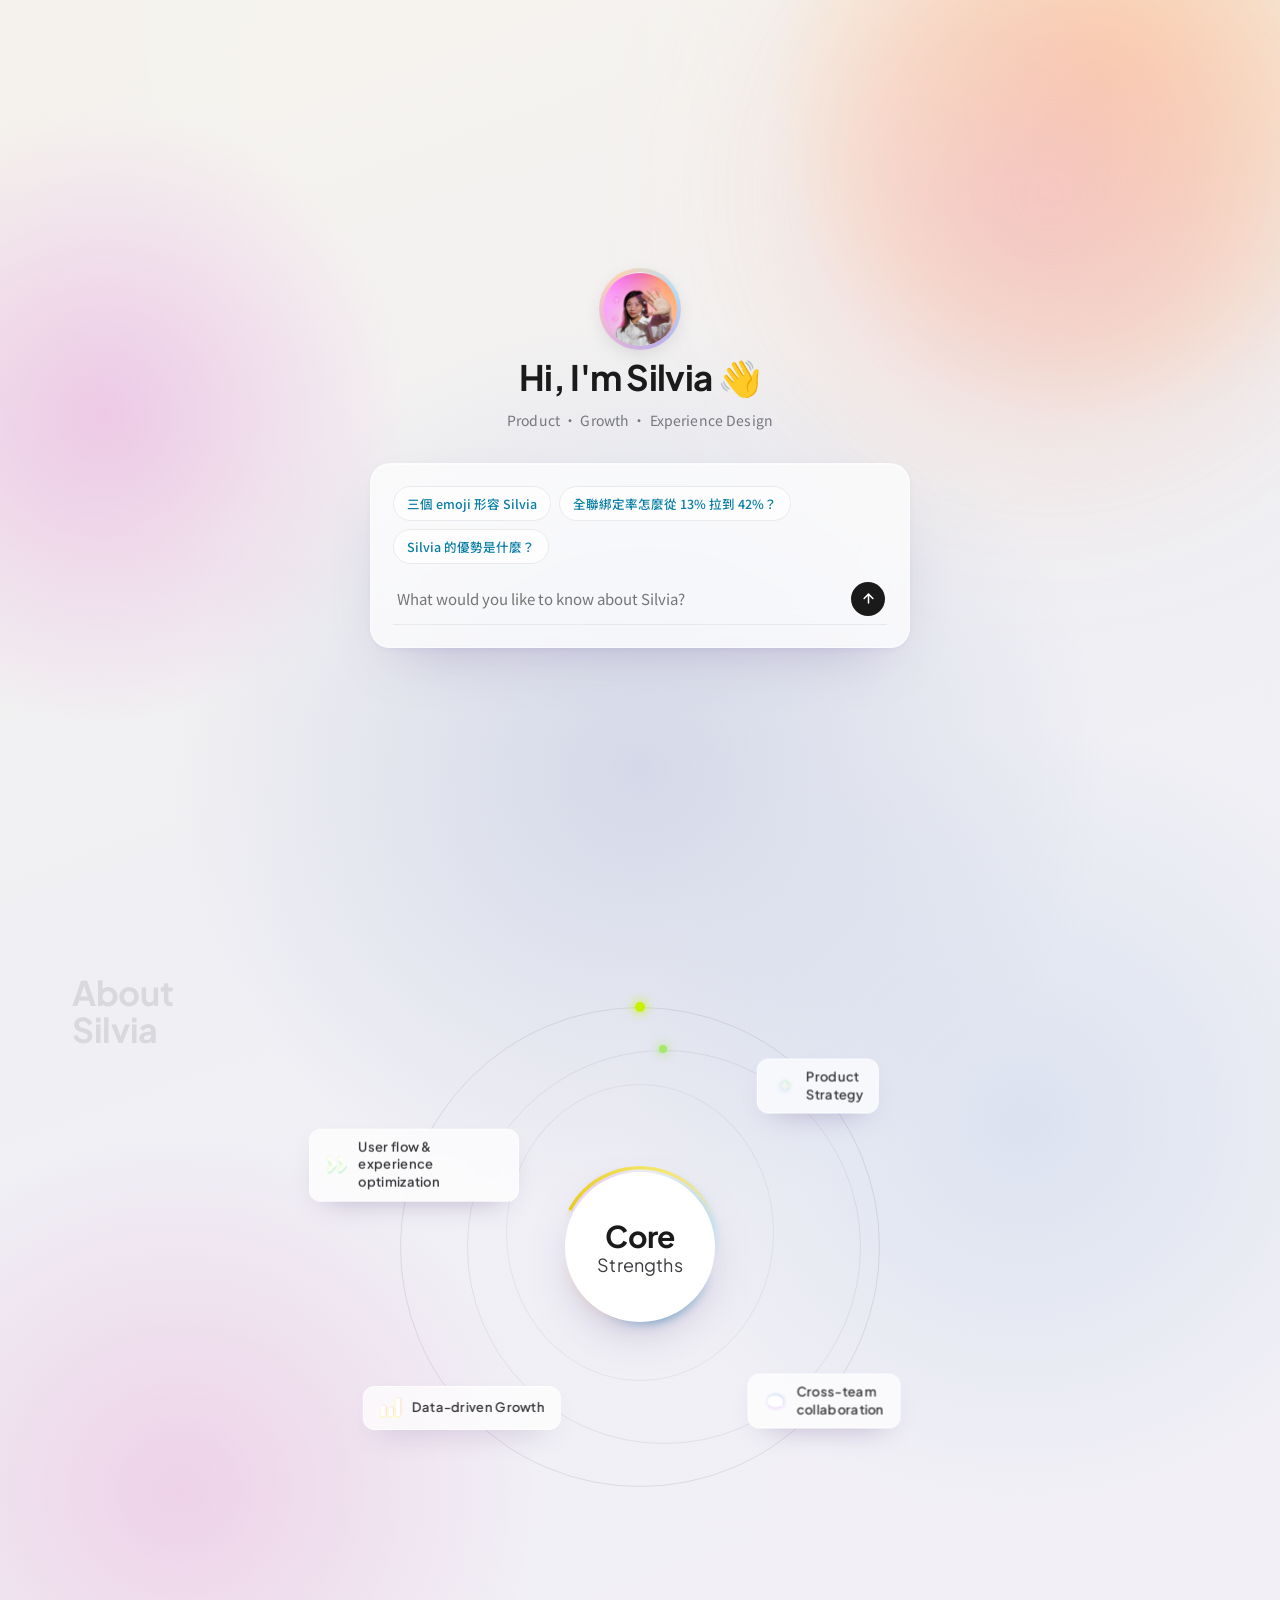
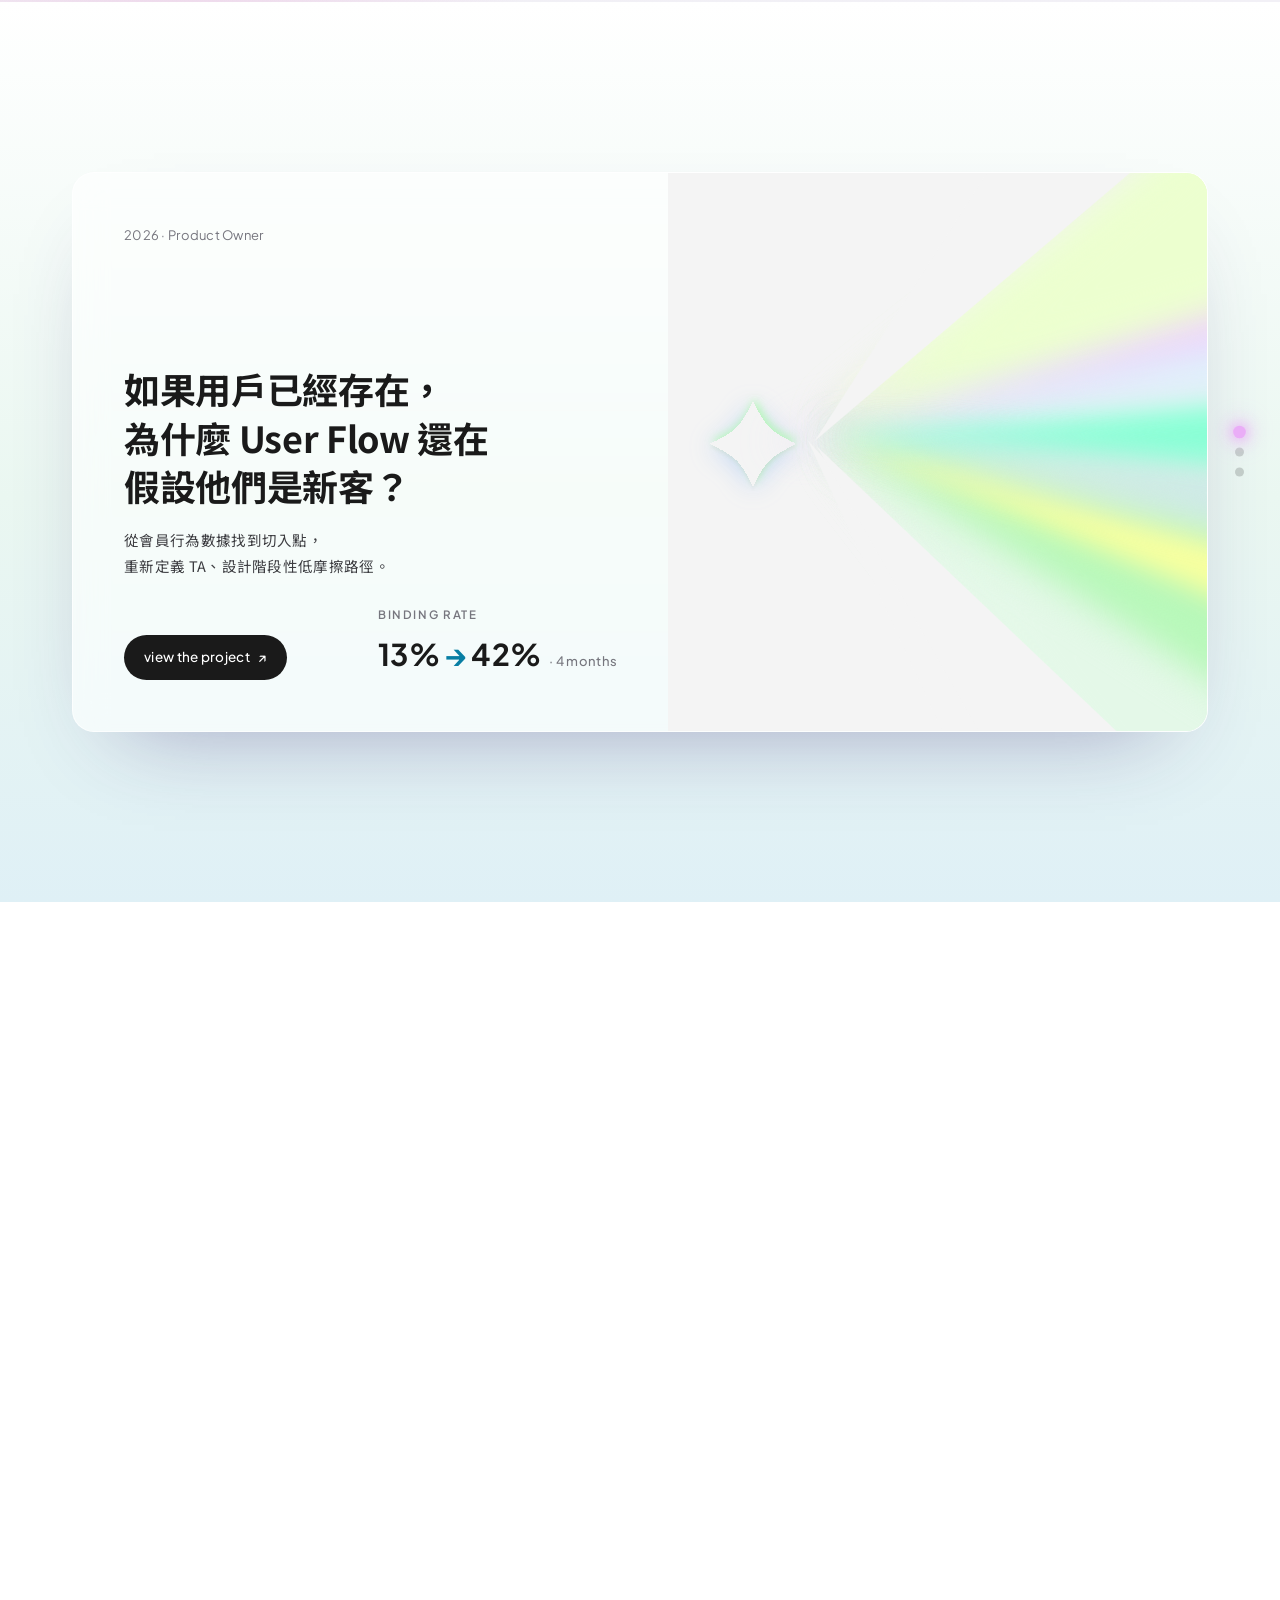
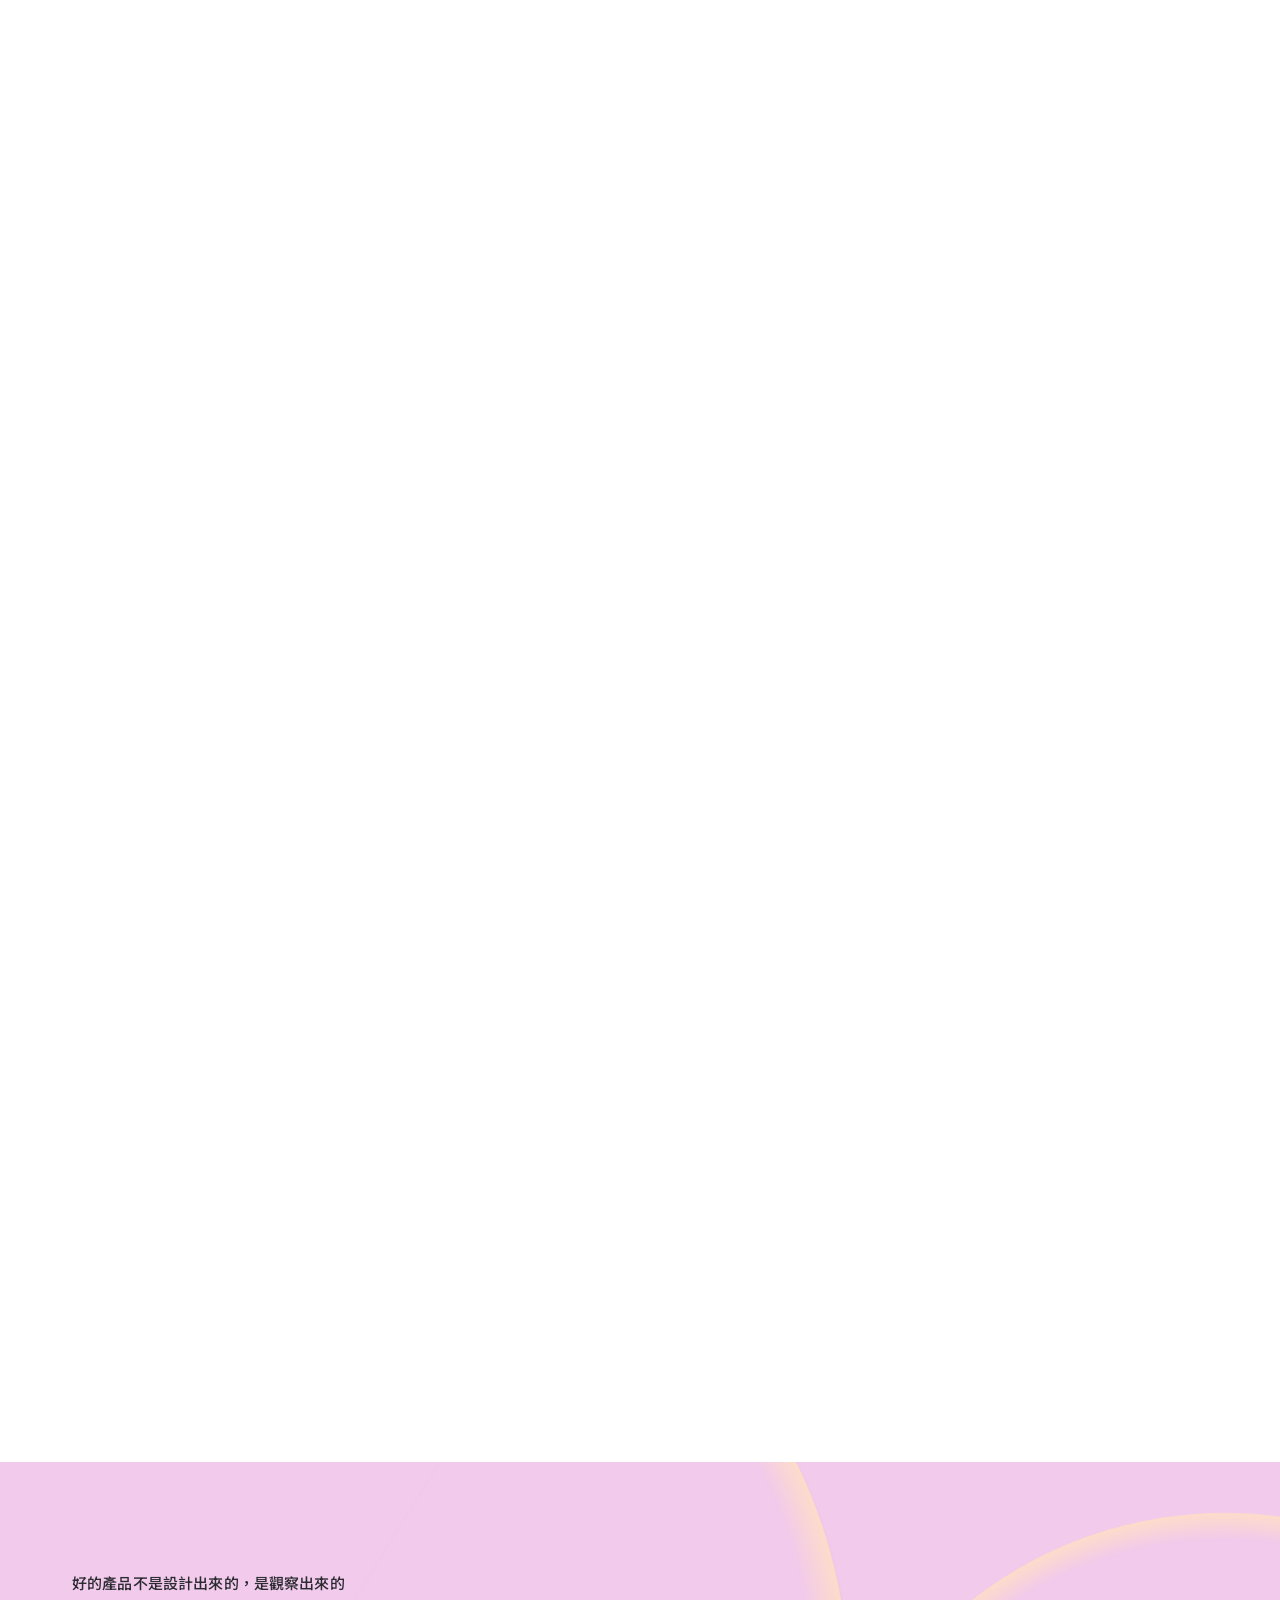
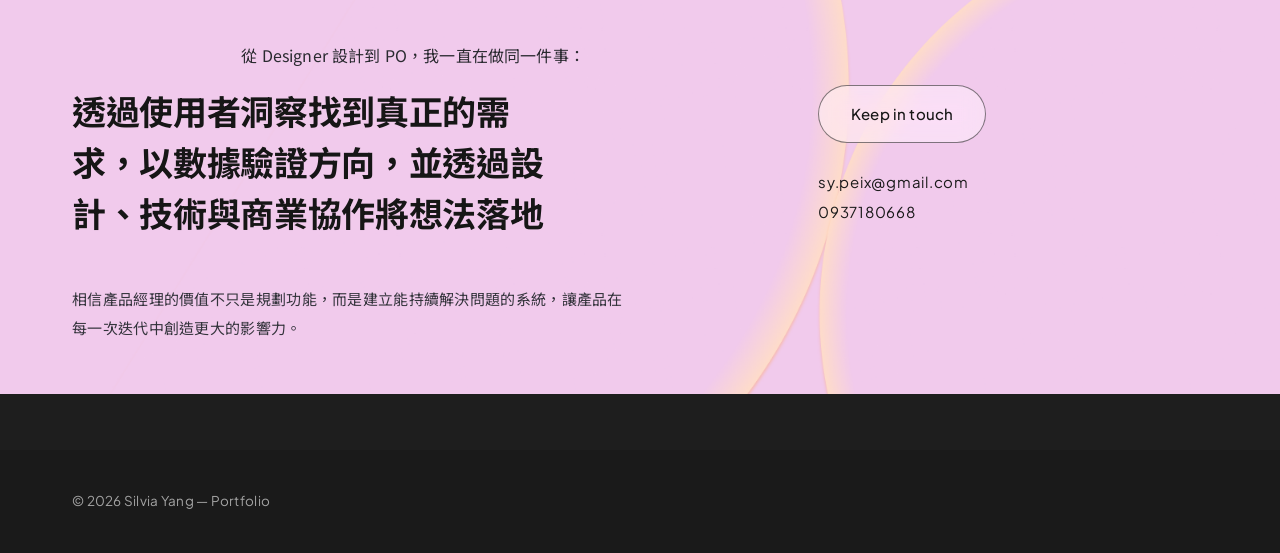
<file: Silvia Yang - Portfolio.html>
<!DOCTYPE html>
<html lang="zh-Hant">
<head>
<meta charset="UTF-8" />
<meta name="viewport" content="width=device-width, initial-scale=1.0" />
<title>Silvia Yang — Portfolio</title>
<link rel="preconnect" href="https://fonts.googleapis.com" />
<link rel="preconnect" href="https://fonts.gstatic.com" crossorigin />
<link href="https://fonts.googleapis.com/css2?family=Plus+Jakarta+Sans:ital,wght@0,400;0,500;0,600;0,700;0,800;1,500&family=Noto+Sans+TC:wght@400;500;700;900&display=swap" rel="stylesheet" />
<style>
  :root{
    --paper:#FFFFFF;
    --ink:#1A1A1A;
    --ink-soft:#3C3C40;
    --muted:#76767E;
    --faint:#A6A6AE;
    --line:#E9E9EC;
    --line-soft:#F2F2F4;
    --teal:#087EA4;
    --teal-strong:#066281;
    --teal-tint:#E1F1F7;
    --grayband:#F1F1F3;
    /* macaron ambient palette */
    --m-lav:#CDBEFB;
    --m-pink:#F6C2E4;
    --m-cyan:#BFE4FB;
    --m-peach:#FFD7B8;
    --m-mint:#C8F0DE;
    --m-cream:#FFEFC9;
    --maxw:1200px;
    --fz-en:"Plus Jakarta Sans",system-ui,sans-serif;
    --fz:"Noto Sans TC","Plus Jakarta Sans",system-ui,sans-serif;
  }
  *{box-sizing:border-box;}
  html{scroll-behavior:smooth;}
  body{
    margin:0;background:var(--paper);color:var(--ink);
    font-family:var(--fz);font-weight:400;line-height:1.7;letter-spacing:0.3px;
    -webkit-font-smoothing:antialiased;text-rendering:optimizeLegibility;
    overflow-x:hidden;
  }
  h1,h2,h3,h4{margin:0;font-weight:800;line-height:1.22;letter-spacing:-0.01em;}
  p{margin:0;}
  a{color:inherit;text-decoration:none;}
  button{font-family:inherit;cursor:pointer;border:none;background:none;color:inherit;}
  .en{font-family:var(--fz-en);}
  ::selection{background:var(--m-lav);color:var(--ink);}

  /* ambient fixed blobs */
  .ambient{position:fixed;inset:0;z-index:0;pointer-events:none;overflow:hidden;}
  .ambient b{position:absolute;border-radius:50%;filter:blur(96px);display:block;}
  .ambient .b1{width:560px;height:560px;background:var(--m-lav);top:-200px;left:4%;opacity:.55;}
  .ambient .b2{width:500px;height:500px;background:var(--m-pink);top:-170px;right:2%;opacity:.5;}
  .ambient .b3{width:460px;height:460px;background:var(--m-cyan);top:-150px;left:38%;opacity:.5;}
  .ambient .b4{width:420px;height:420px;background:var(--m-peach);top:-30px;right:20%;opacity:.42;}
  .ambient .b5{width:380px;height:380px;background:rgba(8,126,164,.22);top:-90px;left:62%;opacity:.6;}

  main{position:relative;z-index:1;}
  .wrap{max-width:var(--maxw);margin:0 auto;padding:0 32px;}
  section{position:relative;}
  .eyebrow{font-family:var(--fz-en);font-size:12px;letter-spacing:.16em;text-transform:uppercase;color:var(--teal);font-weight:600;}

  /* ============ NAVBAR ============ */
  nav.bar{
    position:fixed;top:0;left:0;right:0;z-index:60;height:56px;
    display:flex;align-items:center;justify-content:space-between;
    padding:0 max(32px,calc((100vw - var(--maxw))/2 + 32px));
    background:rgba(255,255,255,.7);
    backdrop-filter:blur(20px) saturate(1.5);-webkit-backdrop-filter:blur(20px) saturate(1.5);
    border-bottom:1px solid rgba(255,255,255,.4);
    box-shadow:inset 0 1px 0 rgba(255,255,255,.65),inset 0 -1px 0 rgba(255,255,255,.18),0 8px 24px -16px rgba(60,50,110,.3);
    opacity:0;transform:translateY(-8px);pointer-events:none;
    transition:opacity .3s ease,transform .3s ease;
  }
  nav.bar.show{opacity:1;transform:none;pointer-events:auto;}
  nav .brand{font-family:var(--fz-en);font-weight:700;font-size:17px;letter-spacing:-0.01em;}
  nav .links{display:flex;gap:30px;font-family:var(--fz-en);font-size:14px;font-weight:500;letter-spacing:.02em;color:var(--muted);}
  nav .links a{position:relative;transition:color .2s;}
  nav .links a:hover{color:var(--ink);}
  nav .links a::after{content:"";position:absolute;left:0;bottom:-4px;height:2px;width:0;background:var(--teal);transition:width .25s;}
  nav .links a:hover::after{width:100%;}

  /* ===== shared aurora wrapper: HERO + ABOUT ===== */
  .hero-about-wrap{position:relative;overflow:hidden;}
  .hero-bg{position:absolute;inset:0;z-index:0;overflow:hidden;pointer-events:none;
    background:
      radial-gradient(44% 36% at 86% 5%, rgba(255,206,158,.92), transparent 60%),
      radial-gradient(40% 32% at 8% 26%, rgba(235,184,226,.72), transparent 60%),
      radial-gradient(52% 40% at 50% 48%, rgba(190,199,224,.55), transparent 70%),
      radial-gradient(46% 36% at 80% 70%, rgba(200,214,236,.52), transparent 68%),
      radial-gradient(44% 34% at 14% 93%, rgba(236,190,224,.6), transparent 64%),
      linear-gradient(160deg,#F5F2EC 0%,#EFEFF4 52%,#F2F0F6 100%);}
  .hero-bg .ig{position:absolute;left:0;top:0;border-radius:50%;filter:blur(88px);will-change:transform;}
  .hero-bg .ig-peach{width:50vw;height:50vw;background:radial-gradient(circle,rgba(255,201,150,.78),rgba(255,201,150,0) 66%);}
  .hero-bg .ig-pink{width:44vw;height:44vw;background:radial-gradient(circle,rgba(231,176,226,.58),rgba(231,176,226,0) 66%);}
  .hero-bg .grain{position:absolute;inset:0;opacity:.35;mix-blend-mode:soft-light;
    background:radial-gradient(120% 90% at 50% 0%, rgba(255,255,255,.5), transparent 58%);}

  /* ============ HERO ============ */
  #hero{position:relative;z-index:1;min-height:100vh;display:flex;flex-direction:column;align-items:center;justify-content:center;padding:90px 0 70px;}
  #hero .intro,#hero .chat{position:relative;z-index:2;}
  @media (prefers-reduced-motion:reduce){.hero-bg .ig{transition:none;}}
  .intro{display:flex;flex-direction:column;align-items:center;text-align:center;gap:10px;margin-bottom:30px;}
  .avatar{width:74px;height:74px;border-radius:50%;position:relative;}
  .avatar::before{content:"";position:absolute;inset:-4px;border-radius:50%;background:conic-gradient(from 150deg,var(--m-lav),var(--m-pink),var(--m-peach),var(--m-cyan),var(--m-lav));}
  .avatar img{position:relative;width:100%;height:100%;border-radius:50%;object-fit:cover;display:block;box-shadow:0 6px 20px rgba(0,0,0,.12);}
  .intro h1{font-family:var(--fz-en);font-size:clamp(27px,4vw,35px);font-weight:700;letter-spacing:-0.02em;white-space:nowrap;}
  .intro .role{color:var(--muted);font-size:14px;letter-spacing:.01em;}

  /* ============ CHAT ============ */
  .chat{width:min(540px,92vw);background:rgba(255,255,255,.7);backdrop-filter:blur(20px) saturate(1.25);-webkit-backdrop-filter:blur(20px) saturate(1.25);
    border:1px solid rgba(255,255,255,.4);border-radius:20px;padding:22px;
    box-shadow:0 24px 60px -28px rgba(90,70,140,.34),0 2px 10px -4px rgba(120,100,160,.16),inset 0 1px 1px rgba(255,255,255,.6);}
  .chat-msgs{display:none;flex-direction:column;gap:11px;max-height:clamp(220px,40vh,330px);overflow-y:auto;margin-bottom:16px;padding-right:4px;scroll-behavior:smooth;}
  .chat-msgs.active{display:flex;}
  .chat-msgs::-webkit-scrollbar{width:6px;}
  .chat-msgs::-webkit-scrollbar-thumb{background:var(--line);border-radius:99px;}
  .msg{display:flex;max-width:88%;}
  .msg.user{align-self:flex-end;}
  .msg.bot{align-self:flex-start;}
  .msg .bubble{border-radius:15px;padding:10px 14px;font-size:14.5px;line-height:1.75;white-space:pre-wrap;text-align:left;}
  .msg.user .bubble{background:var(--ink);color:#fff;border-bottom-right-radius:5px;}
  .msg.bot .bubble{background:var(--teal-tint);color:var(--teal-strong);border-bottom-left-radius:5px;}
  .dots{display:inline-flex;gap:4px;align-items:center;height:13px;}
  .dots i{width:6px;height:6px;border-radius:50%;background:var(--teal);opacity:.5;animation:bnc 1.2s infinite both;}
  .dots i:nth-child(2){animation-delay:.18s;}.dots i:nth-child(3){animation-delay:.36s;}
  @keyframes bnc{0%,80%,100%{opacity:.3;transform:translateY(0);}40%{opacity:1;transform:translateY(-3px);}}

  .chips{display:flex;flex-wrap:wrap;gap:8px;margin-bottom:14px;}
  .chips button{font-size:12.5px;color:var(--teal);background:rgba(255,255,255,.66);border:1px solid var(--line);
    border-radius:999px;padding:7px 13px;transition:border-color .2s,background .2s,transform .15s;font-weight:500;white-space:nowrap;}
  .chips button:hover{border-color:var(--teal);background:#fff;}
  .chips button:active{transform:scale(.97);}
  .chips button:disabled{opacity:.4;cursor:default;}
  .chat-input{display:flex;align-items:center;gap:10px;border-bottom:1.5px solid var(--line);padding:4px 2px 8px;transition:border-color .2s;}
  .chat-input.focus{border-color:var(--teal);}
  .chat-input input{flex:1;border:none;outline:none;background:transparent;font-family:var(--fz);font-size:15px;color:var(--ink);padding:4px 2px;}
  .chat-input button{width:34px;height:34px;border-radius:50%;background:#1a1a1a;color:#fff;display:grid;place-items:center;flex-shrink:0;transition:background .2s,transform .15s;}
  .chat-input button:hover{background:var(--teal);}
  .chat-input button:active{transform:scale(.92);}
  .chat-input button:disabled{opacity:.4;cursor:default;}

  /* ============ ABOUT ============ */
  #about{background:transparent;position:relative;z-index:1;padding:0;scroll-margin-top:56px;}
  .about-inner{position:relative;max-width:var(--maxw);margin:0 auto;padding:96px 32px 104px;min-height:78vh;display:flex;align-items:center;justify-content:center;}
  .about-label{position:absolute;top:74px;left:32px;font-family:var(--fz-en);font-size:clamp(26px,3.4vw,34px);font-weight:700;line-height:1.1;color:#D8D8DD;letter-spacing:-0.01em;}
  .ring-stage{position:relative;width:clamp(270px,44vw,480px);aspect-ratio:1/1;}
  .ring-guide{position:absolute;border:1px solid rgba(120,120,140,.18);border-radius:50%;}
  .ring-guide.g1{inset:0;}
  .ring-guide.g2{inset:9%;left:14%;right:4%;border-color:rgba(120,120,140,.13);}
  .ring-guide.g3{inset:22%;top:16%;border-color:rgba(120,120,140,.1);}

  /* orbiting yellow-green balls */
  .orbit{position:absolute;border-radius:50%;z-index:2;animation:orbitspin linear infinite;}
  .orbit .ball{position:absolute;top:-5px;left:50%;width:10px;height:10px;margin-left:-5px;border-radius:50%;
    background:#C8F000;box-shadow:0 0 10px 2px rgba(200,240,0,.6);}
  .orbit.o1{inset:0;animation-duration:18s;}
  .orbit.o2{inset:9%;left:14%;right:4%;animation-duration:26s;animation-direction:reverse;}
  .orbit.o2 .ball{width:8px;height:8px;background:#A6E86A;box-shadow:0 0 9px 2px rgba(166,232,106,.55);}
  @keyframes orbitspin{to{transform:rotate(360deg);}}

  /* center: aurora SQUIRCLE under a glass disc */
  .ring-core{position:absolute;inset:30%;display:flex;align-items:center;justify-content:center;z-index:3;}
  .core-aura{position:absolute;width:calc(78% + 6px);height:calc(78% + 6px);left:50%;top:50%;transform:translate(-50%,-50%);border-radius:50%;filter:blur(4px);
    background:
      radial-gradient(40% 44% at 32% 30%, rgba(227,111,208,.9), transparent 70%),
      radial-gradient(46% 46% at 72% 36%, rgba(70,199,224,.85), transparent 72%),
      radial-gradient(50% 50% at 60% 76%, rgba(8,126,164,.8), transparent 74%),
      radial-gradient(44% 44% at 28% 72%, rgba(255,215,184,.75), transparent 72%);}
  /* thin yellow arc hugging the glass disc (Figma) */
  .core-arc{position:absolute;width:84%;height:84%;border-radius:50%;z-index:1;opacity:0;
    background:conic-gradient(from -62deg,#EAD11E 0deg,#F7EA72 78deg,rgba(247,234,114,0) 128deg,transparent 360deg);
    -webkit-mask:radial-gradient(closest-side,transparent calc(100% - 4px),#000 calc(100% - 3px));
    mask:radial-gradient(closest-side,transparent calc(100% - 4px),#000 calc(100% - 3px));
    filter:drop-shadow(0 0 5px rgba(234,209,30,.5));}
  .about-inner.in .core-arc{opacity:1;transition:opacity .9s ease .4s;}
  .core-glass{position:relative;z-index:2;width:78%;height:78%;border-radius:50%;
    background:#FFFFFF;
    border:1px solid rgba(255,255,255,.9);box-shadow:0 18px 50px -22px rgba(80,60,140,.5),inset 0 2px 8px rgba(255,255,255,.65);
    display:flex;align-items:center;justify-content:center;}
  .ring-core .label{position:relative;z-index:1;text-align:center;font-family:var(--fz-en);opacity:0;transition:opacity .6s ease .5s;line-height:1.1;}
  .ring-core .label .l1{display:block;letter-spacing:-0.02em;color:var(--ink);}
  .ring-core .label .big{font-size:clamp(22px,3vw,30px);font-weight:700;}
  .ring-core .label .sm{font-size:clamp(14px,2vw,18px);font-weight:400;color:var(--ink-soft);letter-spacing:.01em;margin-top:2px;}
  .about-inner.in .ring-core .label{opacity:1;}

  .clabel{position:absolute;transform:translate(-50%,-50%);z-index:6;opacity:0;transition:opacity .5s ease,transform .5s cubic-bezier(.2,.7,.2,1);}
  .about-inner.in .clabel{opacity:1;}
  .clabel .chip{display:inline-flex;align-items:center;gap:9px;background:rgba(255,255,255,.72);backdrop-filter:blur(10px);-webkit-backdrop-filter:blur(10px);
    border:1px solid rgba(255,255,255,.8);border-radius:12px;
    padding:9px 15px;font-family:var(--fz-en);font-size:13px;font-weight:600;color:var(--ink-soft);max-width:210px;line-height:1.35;
    box-shadow:0 12px 30px -16px rgba(80,50,130,.4);cursor:default;transition:transform .25s,box-shadow .25s,border-color .25s;}
  .clabel .chip .cic{width:24px;height:24px;object-fit:contain;flex-shrink:0;}
  .clabel:hover .chip{transform:scale(1.05);border-color:var(--teal);box-shadow:0 18px 36px -16px rgba(8,126,164,.45);}
  .clabel .pop{position:absolute;left:50%;transform:translateX(-50%) translateY(6px);width:230px;
    background:rgba(255,255,255,.78);backdrop-filter:blur(18px) saturate(1.3);-webkit-backdrop-filter:blur(18px) saturate(1.3);
    color:#1A1A1A;border:1px solid rgba(255,255,255,.6);
    border-radius:14px;padding:14px 16px;font-family:var(--fz);font-size:12.5px;line-height:1.75;text-align:left;
    opacity:0;visibility:hidden;transition:opacity .3s ease,transform .3s cubic-bezier(.2,.7,.2,1),visibility .3s;z-index:20;
    box-shadow:0 22px 48px -20px rgba(120,80,160,.5);pointer-events:none;}
  .clabel .pop .h{font-family:var(--fz-en);font-size:10.5px;letter-spacing:.1em;text-transform:uppercase;color:var(--teal);margin-bottom:6px;font-weight:700;}
  .clabel.below .pop{top:calc(100% + 10px);}
  .clabel.above .pop{bottom:calc(100% + 10px);}
  .clabel.below .pop::after{content:"";position:absolute;bottom:100%;left:50%;transform:translateX(-50%);border:7px solid transparent;border-bottom-color:rgba(255,255,255,.78);}
  .clabel.above .pop::after{content:"";position:absolute;top:100%;left:50%;transform:translateX(-50%);border:7px solid transparent;border-top-color:rgba(255,255,255,.78);}
  .clabel:hover .pop,.clabel.open .pop{opacity:1;visibility:visible;transform:translateX(-50%) translateY(0);}

  /* ============ PROJECTS (sticky page-turn) ============ */
  #projects{scroll-margin-top:56px;}
  .proj-scroll{position:relative;height:340vh;}
  .proj-sticky{position:sticky;top:0;height:100vh;display:flex;align-items:center;overflow:hidden;}
  .proj-bg{position:absolute;inset:0;z-index:0;transition:opacity .6s ease;}
  .proj-bg.pb0{background:linear-gradient(180deg,#fff 0%,#EAF7F1 55%,#DFF0F6 100%);}
  .proj-bg.pb1{background:linear-gradient(180deg,#FBEEF3 0%,#FCEAD9 60%,#F8E7Ee 100%);opacity:0;}
  .proj-bg.pb2{background:linear-gradient(180deg,#EAF0FB 0%,#EFEAFB 60%,#F3EEFB 100%);opacity:0;}
  .proj-track{position:relative;width:100%;max-width:var(--maxw);margin:0 auto;padding:0 32px;z-index:1;display:grid;}
  .pcard{grid-area:1/1;opacity:0;transform:translateY(40px);pointer-events:none;
    transition:opacity .55s ease,transform .55s cubic-bezier(.2,.7,.2,1);}
  .pcard.active{opacity:1;transform:none;pointer-events:auto;}
  .pcard.exit-up{opacity:0;transform:translateY(-40px);}
  .pcard-card{position:relative;overflow:hidden;background:rgba(255,255,255,.62);backdrop-filter:blur(16px) saturate(1.2);-webkit-backdrop-filter:blur(16px) saturate(1.2);border-radius:22px;border:1px solid rgba(255,255,255,.7);
    box-shadow:0 40px 90px -50px rgba(60,40,120,.45);min-height:min(560px,72vh);display:grid;grid-template-columns:1.05fr .95fr;
    transition:all .4s cubic-bezier(0.16,1,0.3,1);}
  .pcard.active .pcard-card:hover{transform:translateY(-4px);
    box-shadow:0 54px 110px -46px rgba(60,40,120,.55),0 0 0 1px rgba(8,126,164,.18);border-color:rgba(8,126,164,.32);}
  .pcard .pcard-art{transition:all .4s cubic-bezier(0.16,1,0.3,1);}
  .pcard.active .pcard-card:hover .pcard-art{box-shadow:inset 0 0 0 1px rgba(8,126,164,.3);}
  .pcard-content{padding:clamp(30px,4vw,52px);display:flex;flex-direction:column;}
  .pcard .meta{font-family:var(--fz-en);font-size:13px;color:var(--muted);letter-spacing:.02em;}
  .pcard h3{font-size:clamp(24px,3.2vw,36px);line-height:1.34;margin-top:auto;font-weight:700;letter-spacing:-0.01em;}
  .pcard h3 .accent{color:inherit;}
  .pcard .lede{font-size:14.5px;color:var(--ink-soft);line-height:1.8;margin-top:18px;}
  .pcard .row{display:flex;align-items:flex-end;justify-content:space-between;gap:20px;margin-top:26px;flex-wrap:wrap;}
  .view-btn{display:inline-flex;align-items:center;gap:8px;background:#1a1a1a;color:#fff;border-radius:999px;
    padding:11px 20px;font-family:var(--fz-en);font-size:13.5px;font-weight:500;transition:background .2s,gap .2s;}
  .view-btn:hover{background:var(--teal);gap:12px;}
  .view-btn.disabled{background:#E4E2EA;color:#9A98A4;pointer-events:none;}
  .pcard .metric{font-family:var(--fz-en);}
  .pcard .metric .ml{font-size:11.5px;letter-spacing:.14em;text-transform:uppercase;color:var(--muted);font-weight:600;}
  .pcard .metric .mv{font-size:clamp(22px,3vw,30px);font-weight:700;margin-top:4px;}
  .pcard .metric .mv .ar{color:var(--teal);margin:0 4px;}
  .pcard .metric .mv .sub{font-size:13px;color:var(--muted);font-weight:500;margin-left:8px;}
  .pcard-art{position:relative;overflow:hidden;}
  .cover-img{position:absolute;inset:0;width:100%;height:100%;object-fit:cover;object-position:center;display:block;}

  /* progress dots */
  .proj-dots{position:absolute;right:max(24px,calc((100vw - var(--maxw))/2 - 4px));top:50%;transform:translateY(-50%);
    display:flex;flex-direction:column;gap:11px;z-index:3;}
  .proj-dots button{width:9px;height:9px;border-radius:50%;background:rgba(0,0,0,.16);transition:background .25s,transform .25s,box-shadow .25s;padding:0;}
  .proj-dots button.on{background:#EAADF7;transform:scale(1.4);
    box-shadow:0 0 8px 2px rgba(234,173,247,.7),0 0 16px 4px rgba(234,173,247,.4);}

  /* ============ CONTACT / CTA ============ */
  #contact{scroll-margin-top:56px;position:relative;overflow:hidden;
    background:#F3D7EE url("assets/footer-bg.png") right center / cover no-repeat;
    padding:clamp(80px,12vh,150px) 0;}
  .contact-inner{position:relative;z-index:1;display:grid;grid-template-columns:1.75fr 1fr;gap:clamp(36px,5vw,72px);align-items:center;}
  .contact-text{text-align:left;}
  .contact-text .pre{font-size:15px;color:#2A2A30;font-weight:500;margin-bottom:clamp(28px,4vw,46px);letter-spacing:.01em;}
  .contact-text .intro{font-size:16px;color:#2A2A30;margin-bottom:16px;letter-spacing:.01em;}
  .contact-text .declare{font-size:clamp(22px,3vw,34px);font-weight:700;line-height:1.5;letter-spacing:-0.01em;color:#161616;
    margin-bottom:clamp(28px,4vw,46px);max-width:760px;text-wrap:balance;}
  .contact-text .value{font-size:15px;color:#34343C;line-height:1.95;max-width:560px;}
  .contact-right{display:flex;flex-direction:column;align-items:flex-start;gap:24px;}
  .keep{display:inline-flex;align-items:center;gap:10px;border-radius:999px;
    background:rgba(255,255,255,.4);backdrop-filter:blur(12px) saturate(1.2);-webkit-backdrop-filter:blur(12px) saturate(1.2);
    border:1.5px solid rgba(26,26,26,.55);color:#161616;padding:15px 32px;
    font-family:var(--fz-en);font-size:15px;font-weight:500;letter-spacing:.01em;
    transition:transform .25s cubic-bezier(.2,.7,.2,1),background .25s,box-shadow .25s;white-space:nowrap;}
  .keep:hover{transform:translateY(-2px) scale(1.02);background:rgba(255,255,255,.7);box-shadow:0 16px 36px -18px rgba(120,60,140,.5);}
  .contact-info{font-family:var(--fz-en);font-size:15px;color:#1A1A1A;line-height:2;letter-spacing:.05em;}
  .contact-info a{transition:color .2s;}
  .contact-info a:hover{color:var(--teal);}

  footer{background:#1A1A1A;color:#fff;padding:40px 0;}
  .footer-inner{display:flex;align-items:center;justify-content:flex-start;}
  footer .fc{font-family:var(--fz-en);font-size:13.5px;color:rgba(255,255,255,.6);letter-spacing:.02em;text-align:left;}
  footer .fc a:hover{color:#fff;}

  /* ============ REVEAL ============ */
  .reveal{opacity:0;transform:translateY(24px);transition:opacity .55s cubic-bezier(.2,.7,.2,1),transform .55s cubic-bezier(.2,.7,.2,1);}
  .reveal.in{opacity:1;transform:none;}

  @media (prefers-reduced-motion:reduce){
    html{scroll-behavior:auto;}.reveal{opacity:1;transform:none;transition:none;}
  }

  /* ============ RESPONSIVE ============ */
  @media (max-width:880px){
    .pcard-card{grid-template-columns:1fr;min-height:0;}
    .pcard-art{min-height:200px;}
  }
  @media (max-width:720px){
    .wrap{padding:0 20px;}
    nav.bar{padding:0 20px;}
    .about-label{left:20px;top:64px;}
    .about-inner{padding:80px 20px 88px;}
    /* projects → stacked, no sticky */
    .proj-scroll{height:auto;}
    .proj-sticky{position:static;height:auto;display:block;padding:40px 0;}
    .proj-bg{display:none;}
    .proj-track{padding:0 20px;display:block;}
    .pcard{grid-area:auto;opacity:1;transform:none;pointer-events:auto;margin-bottom:28px;}
    .pcard.exit-up{opacity:1;transform:none;}
    .proj-dots{display:none;}
    .pcard-content{padding:28px 24px;}
    .pcard h3{margin-top:18px;}
    #contact{padding:80px 0 90px;}
    .contact-inner{grid-template-columns:1fr;align-items:flex-start;gap:34px;}
    .footer-inner{flex-direction:column;text-align:left;}
    footer .fc{text-align:left;}
  }
</style>
</head>
<body>
  <div class="ambient"><b class="b1"></b><b class="b2"></b><b class="b3"></b><b class="b4"></b><b class="b5"></b></div>

  <nav class="bar" id="nav">
    <a class="brand" href="#hero">Silvia's portfolio</a>
    <div class="links">
      <a href="#about">About</a>
      <a href="#projects">Project</a>
      <a href="#contact">Contact</a>
    </div>
  </nav>

  <main>
    <div class="hero-about-wrap">
      <div class="hero-bg" id="heroBg">
        <div class="ig ig-peach" id="igPeach"></div>
        <div class="ig ig-pink" id="igPink"></div>
        <div class="grain"></div>
      </div>

    <!-- ===== HERO ===== -->
    <section id="hero">
      <div class="intro">
        <div class="avatar"><img src="assets/avatar.png" alt="Silvia Yang" /></div>
        <h1 class="en">Hi, I'm Silvia 👋</h1>
        <p class="role">Product · Growth · Experience Design</p>
      </div>
      <div class="chat" id="chat">
        <div class="chat-msgs" id="msgs"></div>
        <div class="chips" id="chips"></div>
        <form class="chat-input" id="chatForm">
          <input id="chatInput" type="text" placeholder="What would you like to know about Silvia?" autocomplete="off" />
          <button type="submit" id="sendBtn" aria-label="send">
            <svg width="15" height="15" viewBox="0 0 24 24" fill="none" stroke="currentColor" stroke-width="2.4" stroke-linecap="round" stroke-linejoin="round"><line x1="12" y1="19" x2="12" y2="5"/><polyline points="5 12 12 5 19 12"/></svg>
          </button>
        </form>
      </div>
    </section>

    <!-- ===== ABOUT ===== -->
    <section id="about">
      <div class="about-inner" id="aboutInner">
        <div class="about-label en">About<br/>Silvia</div>
        <div class="ring-stage" id="ringStage">
          <div class="ring-guide g1"></div>
          <div class="ring-guide g2"></div>
          <div class="ring-guide g3"></div>
          <div class="orbit o1"><span class="ball"></span></div>
          <div class="orbit o2"><span class="ball"></span></div>
          <div class="ring-core">
            <div class="core-aura"></div>
            <div class="core-arc"></div>
            <div class="core-glass">
              <div class="label"><span class="l1 big">Core</span><span class="l1 sm">Strengths</span></div>
            </div>
          </div>
          <!-- capability labels injected by JS -->
        </div>
      </div>
    </section>
    </div><!-- /.hero-about-wrap -->

    <!-- ===== PROJECTS ===== -->
    <section id="projects">
      <div class="proj-scroll" id="projScroll">
        <div class="proj-sticky" id="projSticky">
          <div class="proj-bg pb0"></div>
          <div class="proj-bg pb1"></div>
          <div class="proj-bg pb2"></div>
          <div class="proj-track" id="projTrack"></div>
          <div class="proj-dots" id="projDots"></div>
        </div>
      </div>
    </section>

    <!-- ===== CONTACT / CTA ===== -->
    <section id="contact">
      <div class="wrap contact-inner">
        <div class="contact-text reveal">
          <p class="pre">好的產品不是設計出來的，是觀察出來的</p>
          <p class="intro">從 Designer 設計到 PO，我一直在做同一件事：</p>
          <p class="declare">透過使用者洞察找到真正的需求，以數據驗證方向，並透過設計、技術與商業協作將想法落地</p>
          <p class="value">相信產品經理的價值不只是規劃功能，而是建立能持續解決問題的系統，讓產品在每一次迭代中創造更大的影響力。</p>
        </div>
        <div class="contact-right reveal">
          <a class="keep" href="mailto:sy.peix@gmail.com">Keep in touch</a>
          <div class="contact-info">
            <a href="mailto:sy.peix@gmail.com">sy.peix@gmail.com</a><br/>
            <a href="tel:0937180668">0937180668</a>
          </div>
        </div>
      </div>
    </section>
  </main>

  <footer>
    <div class="wrap footer-inner">
      <div class="fc">© 2026 Silvia Yang — Portfolio</div>
    </div>
  </footer>

  <script src="app.js"></script>

  <template id="__bundler_thumbnail" data-bg-color="#FFFFFF">
    <svg viewBox="0 0 1200 800" xmlns="http://www.w3.org/2000/svg">
      <rect width="1200" height="800" fill="#FFFFFF"/>
      <defs>
        <linearGradient id="tg" x1="0" y1="0" x2="1" y2="1">
          <stop offset="0" stop-color="#E36FD0"/><stop offset="0.5" stop-color="#46C7E0"/><stop offset="1" stop-color="#2D6A5F"/>
        </linearGradient>
      </defs>
      <circle cx="600" cy="360" r="150" fill="none" stroke="url(#tg)" stroke-width="20" stroke-linecap="round"/>
      <text x="600" y="345" text-anchor="middle" font-family="Plus Jakarta Sans, sans-serif" font-size="56" font-weight="700" fill="#1A1A1A">Core</text>
      <text x="600" y="408" text-anchor="middle" font-family="Plus Jakarta Sans, sans-serif" font-size="40" font-weight="600" fill="#2D6A5F">Strengths</text>
      <rect x="430" y="560" width="340" height="64" rx="32" fill="#fff" stroke="#E9E9EC" stroke-width="2"/>
      <circle cx="724" cy="592" r="20" fill="#1A1A1A"/>
    </svg>
  </template>
</body>
</html>
</file>
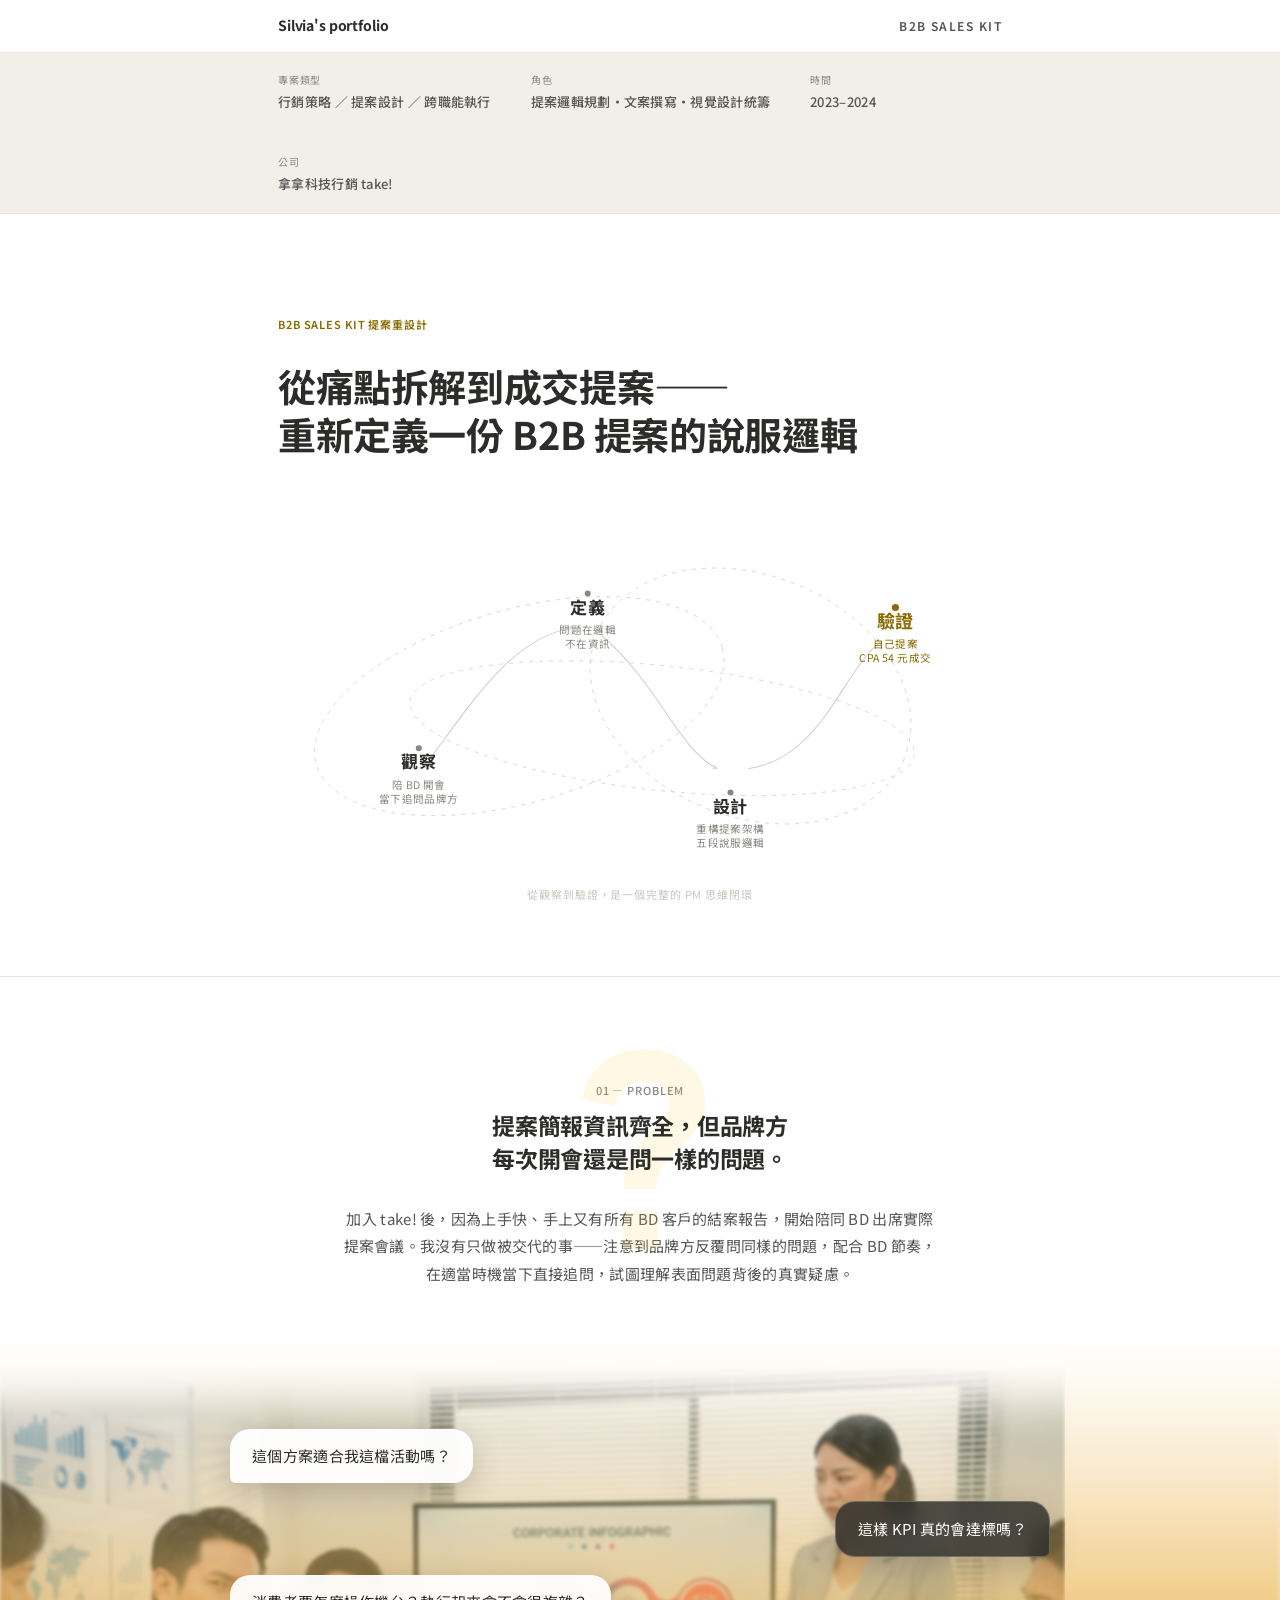
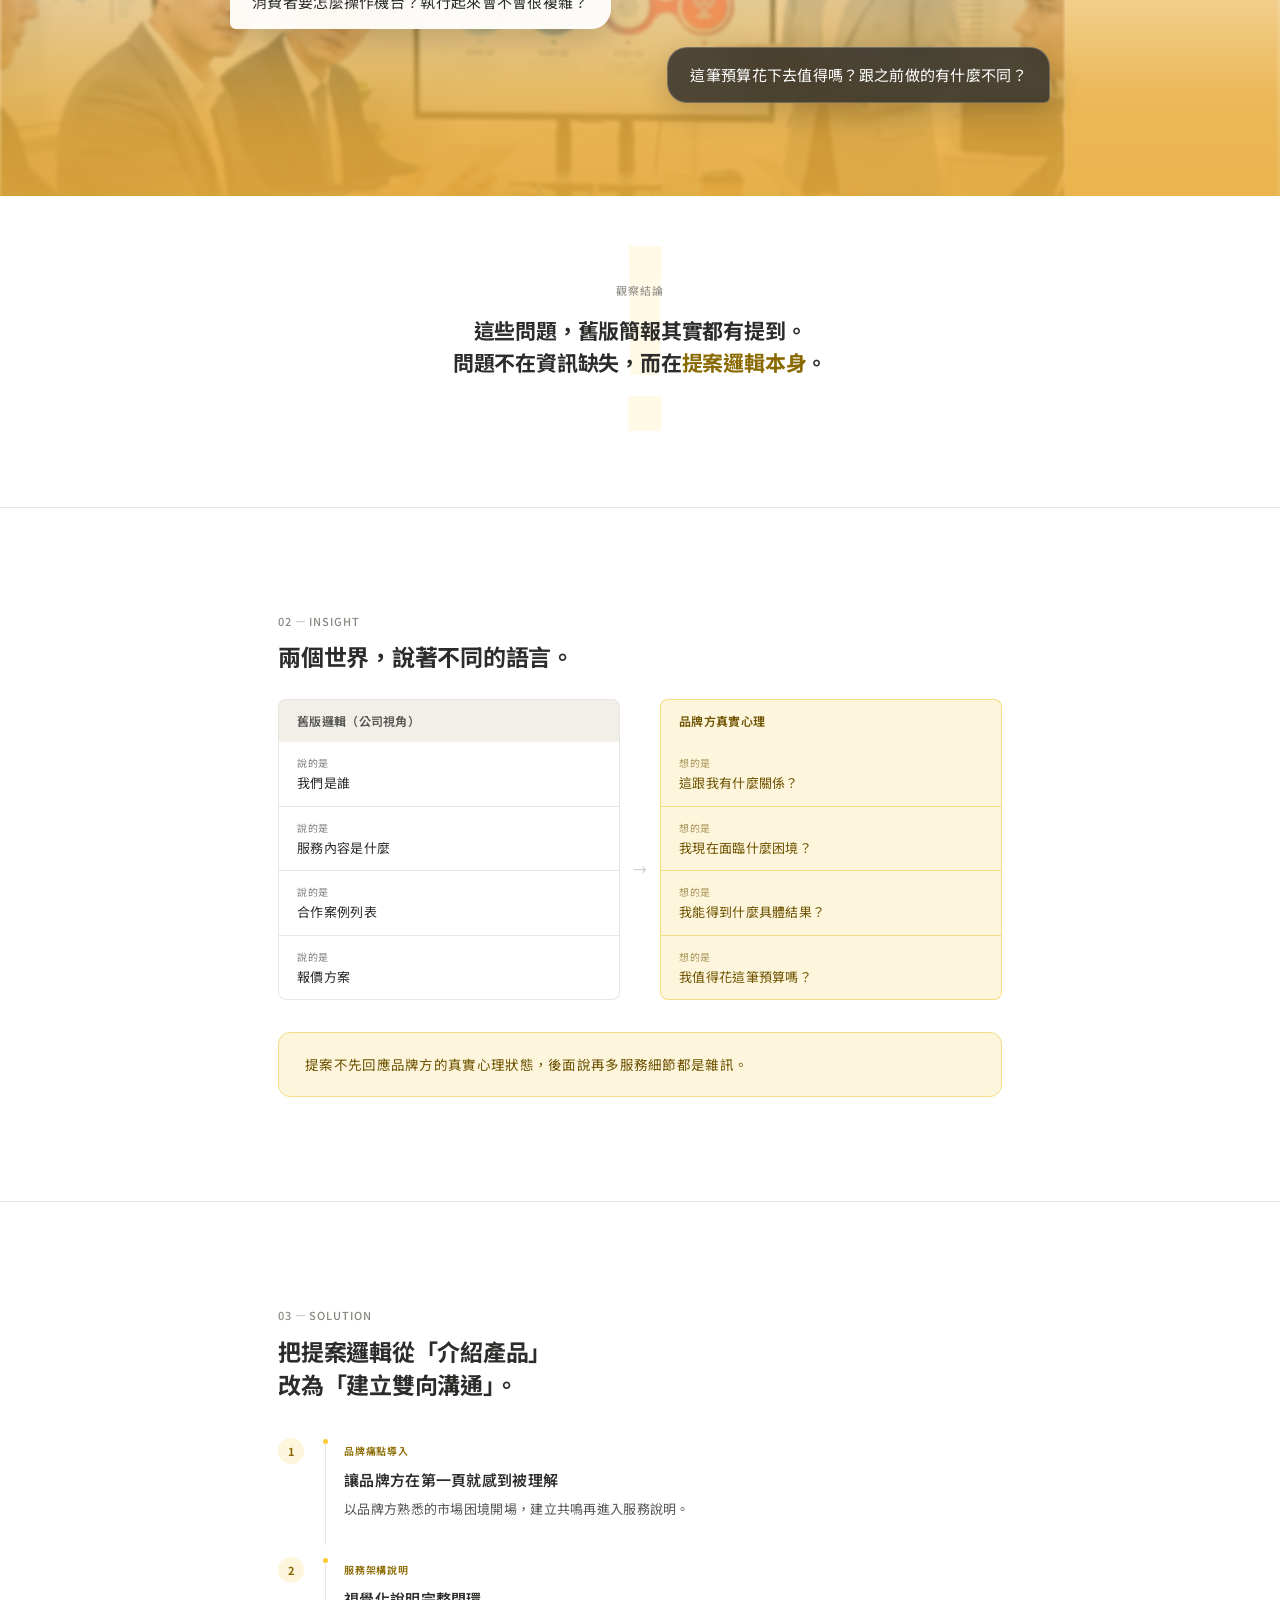
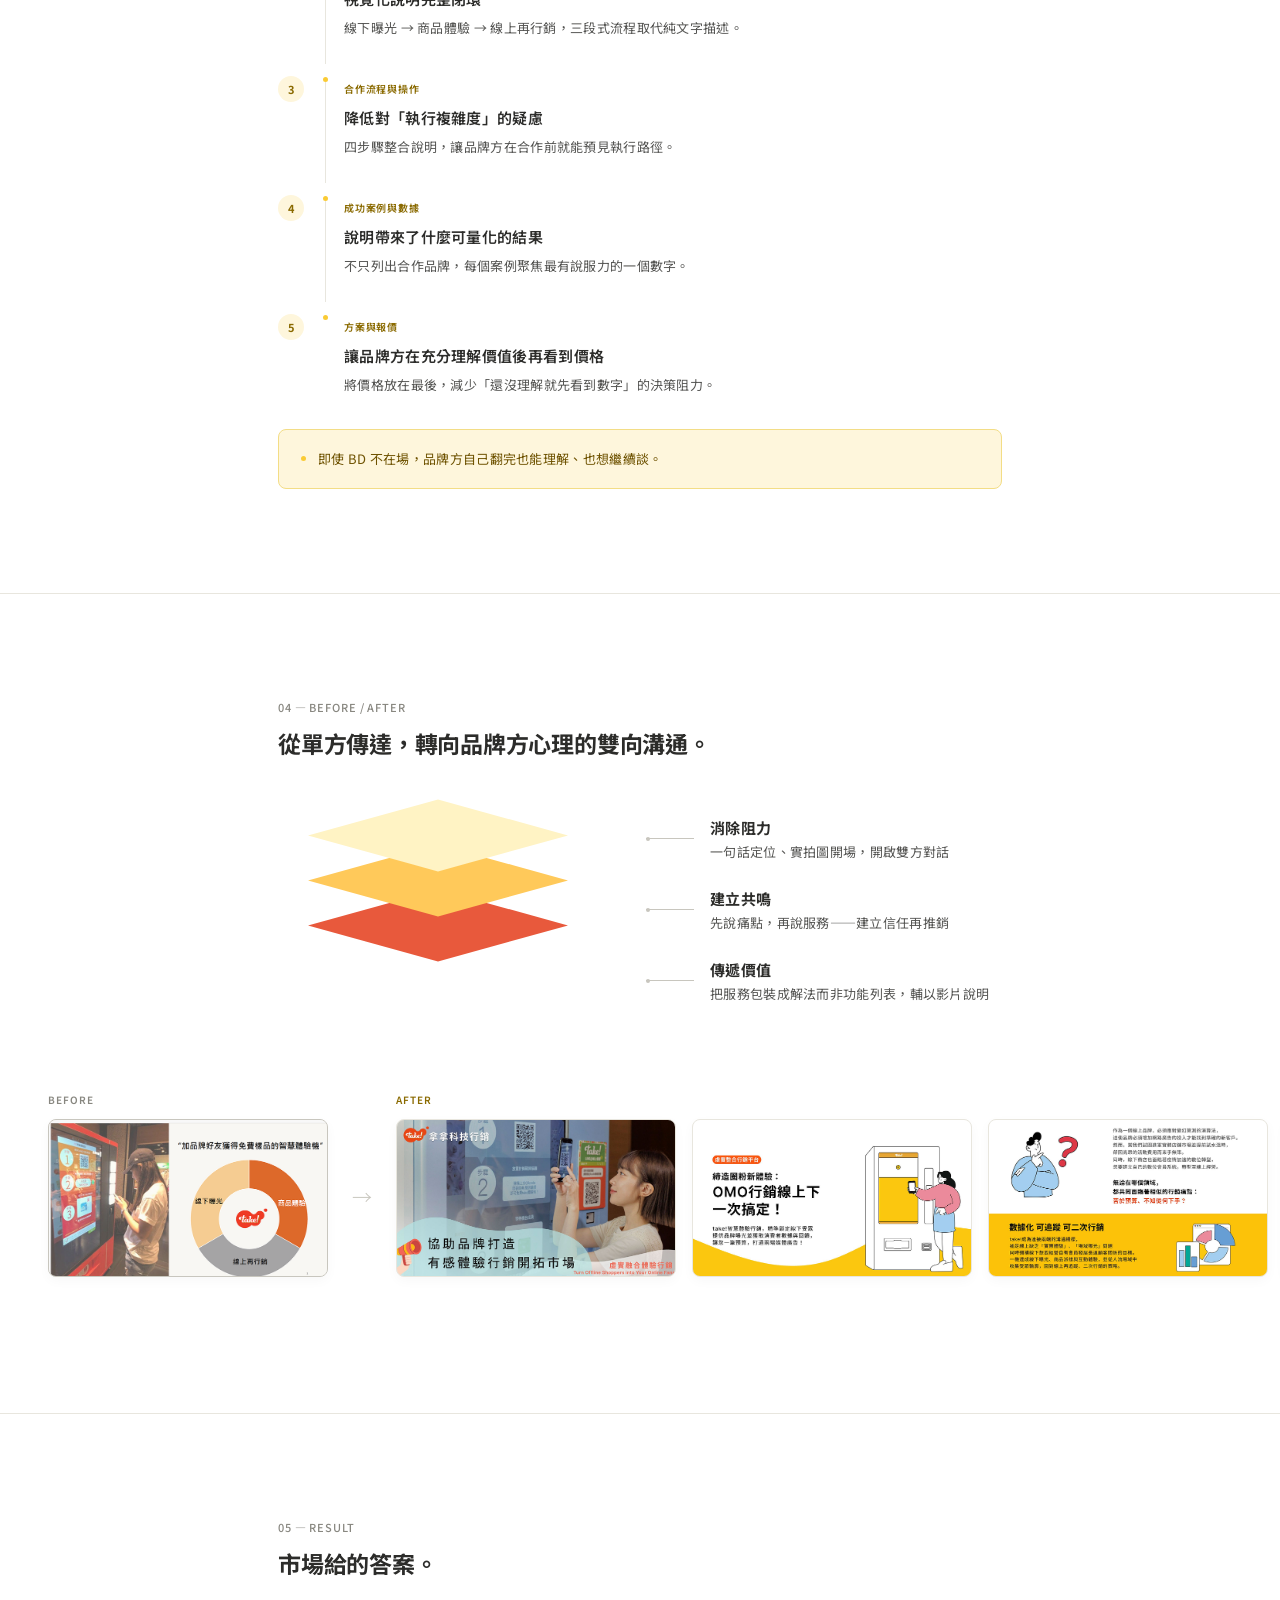
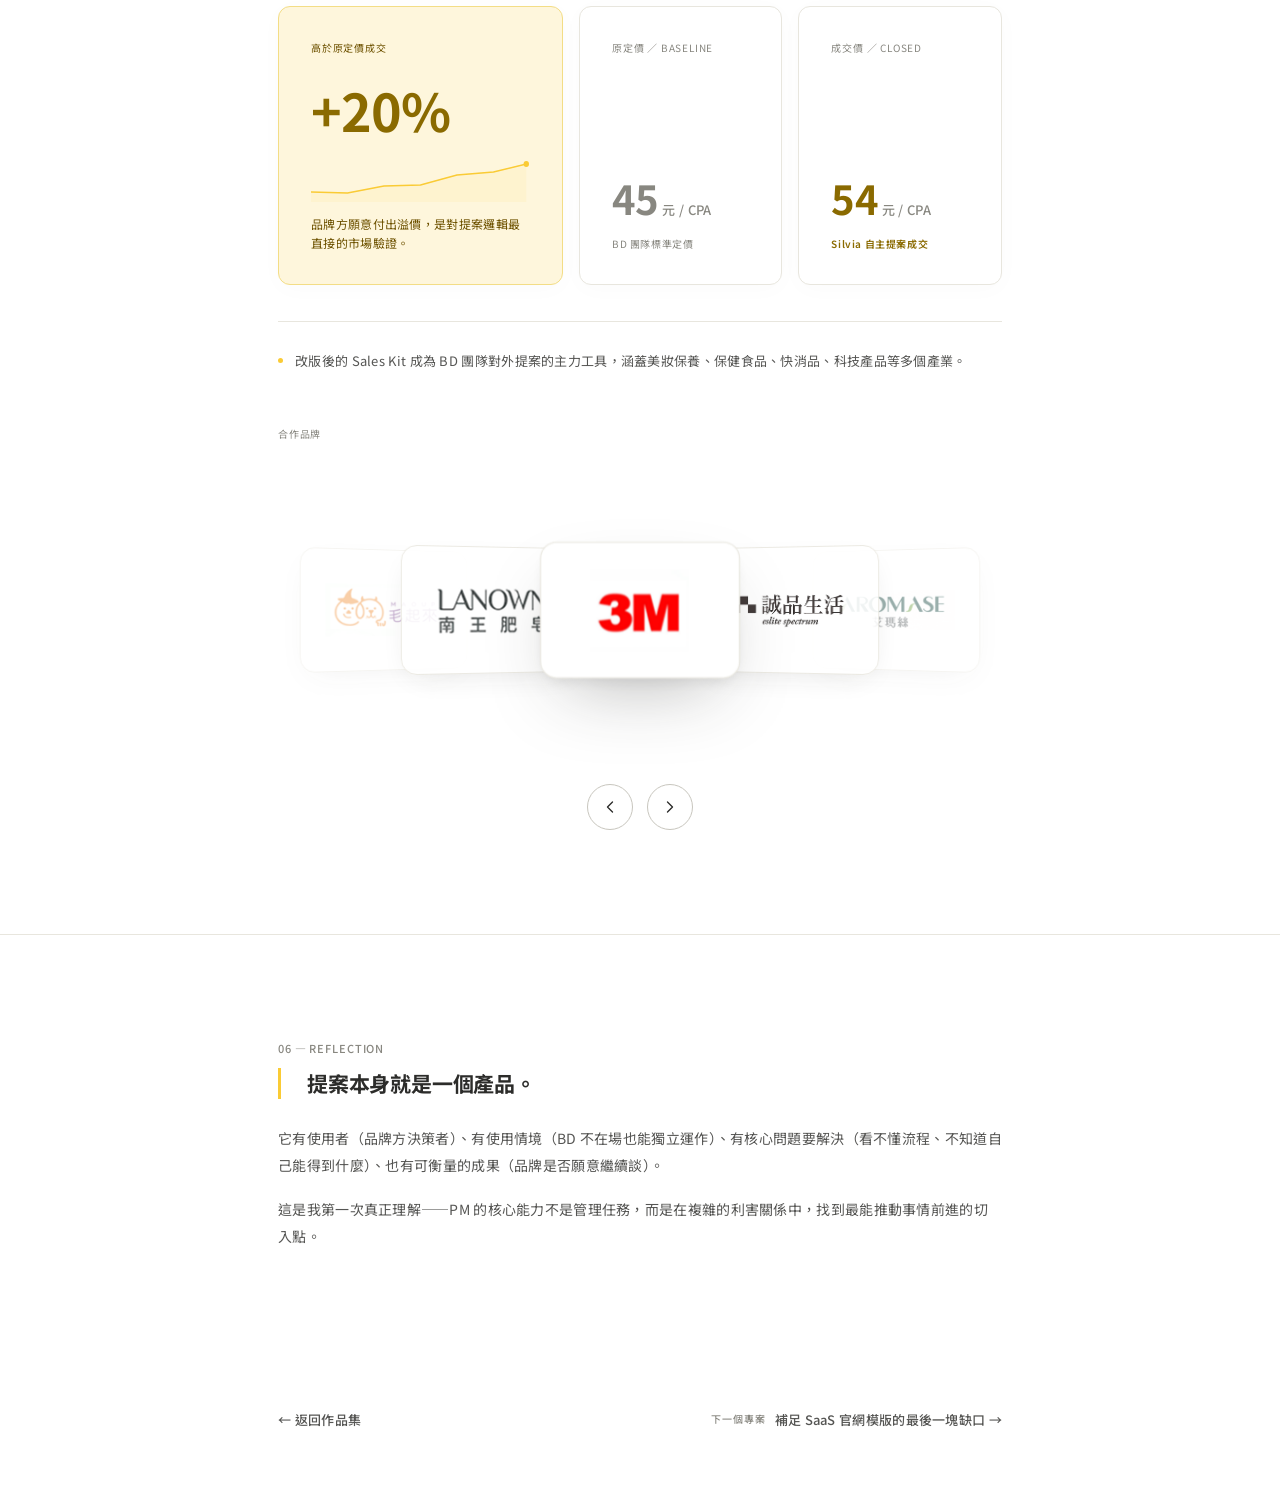
<file: case-take/Take Case Study.html>
<!DOCTYPE html>
<html lang="zh-TW">
<head>
<meta charset="UTF-8">
<meta name="viewport" content="width=device-width, initial-scale=1.0">
<title>take! × Silvia — B2B Sales Kit 提案重設計</title>
<link rel="preconnect" href="https://fonts.googleapis.com">
<link rel="preconnect" href="https://fonts.gstatic.com" crossorigin>
<link href="https://fonts.googleapis.com/css2?family=Plus+Jakarta+Sans:wght@300;400;500;600;700&family=Manrope:wght@400;500;600;700&family=IBM+Plex+Sans:wght@400;500;600;700&family=Noto+Sans+TC:wght@400;500;700&display=swap" rel="stylesheet">
<link href="styles.css" rel="stylesheet">
</head>
<body>

<!-- TOP NAV -->
<nav class="site-nav">
  <div class="site-nav-inner">
    <a class="brand" href="../Silvia Yang - Portfolio.html">Silvia's portfolio</a>
    <span class="proj-name">B2B SALES KIT</span>
  </div>
</nav>

<!-- META BAR -->
<div class="meta-bar">
  <div class="container">
    <div class="meta-item"><span class="meta-label">專案類型</span><span class="meta-value">行銷策略 ／ 提案設計 ／ 跨職能執行</span></div>
    <div class="meta-item"><span class="meta-label">角色</span><span class="meta-value">提案邏輯規劃・文案撰寫・視覺設計統籌</span></div>
    <div class="meta-item"><span class="meta-label">時間</span><span class="meta-value">2023–2024</span></div>
    <div class="meta-item"><span class="meta-label">公司</span><span class="meta-value">拿拿科技行銷 take!</span></div>
  </div>
</div>

<!-- HERO -->
<section class="hero" data-screen-label="Hero">
  <div class="container">
    <div class="fade-up">
      <span class="hero-tag">B2B Sales Kit 提案重設計</span>
      <h1 class="hero-title">從痛點拆解到成交提案——<br>重新定義一份 B2B 提案的說服邏輯</h1>
    </div>

    <!-- HERO GRAPHIC: organic PM loop -->
    <div class="hero-graphic anim fade-up">
      <svg viewBox="0 0 720 360" role="img" aria-label="PM 思維閉環：觀察 → 定義 → 設計 → 驗證">
        <defs>
          <marker id="arr" viewBox="0 0 10 10" refX="7" refY="5" markerWidth="6" markerHeight="6" orient="auto-start-reverse">
            <path d="M2 1.5 L8 5 L2 8.5" fill="none" stroke="var(--gray-3)" stroke-width="1.2" stroke-linecap="round" stroke-linejoin="round"/>
          </marker>
        </defs>

        <!-- drifting overlapping rings -->
        <ellipse class="ring r1" cx="240" cy="190" rx="210" ry="96" transform="rotate(-16 240 190)"/>
        <ellipse class="ring r2" cx="470" cy="180" rx="165" ry="120" transform="rotate(22 470 180)"/>
        <ellipse class="ring r3" cx="382" cy="212" rx="252" ry="62" transform="rotate(6 382 212)"/>

        <!-- organic connectors -->
        <path class="flow-path" d="M150 244 C 196 182, 232 124, 292 112" marker-end="url(#arr)"/>
        <path class="flow-path" d="M322 120 C 378 168, 398 232, 436 252" marker-end="url(#arr)"/>
        <path class="flow-path" d="M468 252 C 542 242, 562 152, 600 126" marker-end="url(#arr)"/>

        <!-- floating nodes (no boxes) -->
        <g>
          <circle class="flow-node-dot" cx="140" cy="232" r="3"/>
          <text class="flow-node-label" x="140" y="252" font-size="17" text-anchor="middle">觀察</text>
          <text class="flow-node-meta" x="140" y="272" font-size="10.5" text-anchor="middle">陪 BD 開會</text>
          <text class="flow-node-meta" x="140" y="286" font-size="10.5" text-anchor="middle">當下追問品牌方</text>
        </g>
        <g>
          <circle class="flow-node-dot" cx="308" cy="78" r="3"/>
          <text class="flow-node-label" x="308" y="98" font-size="17" text-anchor="middle">定義</text>
          <text class="flow-node-meta" x="308" y="118" font-size="10.5" text-anchor="middle">問題在邏輯</text>
          <text class="flow-node-meta" x="308" y="132" font-size="10.5" text-anchor="middle">不在資訊</text>
        </g>
        <g>
          <circle class="flow-node-dot" cx="450" cy="276" r="3"/>
          <text class="flow-node-label" x="450" y="296" font-size="17" text-anchor="middle">設計</text>
          <text class="flow-node-meta" x="450" y="316" font-size="10.5" text-anchor="middle">重構提案架構</text>
          <text class="flow-node-meta" x="450" y="330" font-size="10.5" text-anchor="middle">五段說服邏輯</text>
        </g>
        <g class="flow-accent">
          <circle class="flow-node-dot" cx="614" cy="92" r="3.5"/>
          <text class="flow-node-label" x="614" y="112" font-size="18" text-anchor="middle">驗證</text>
          <text class="flow-node-meta" x="614" y="132" font-size="10.5" text-anchor="middle">自己提案</text>
          <text class="flow-node-meta" x="614" y="146" font-size="10.5" text-anchor="middle">CPA 54 元成交</text>
        </g>
      </svg>
      <div class="hero-graphic-caption">從觀察到驗證，是一個完整的 PM 思維閉環</div>
    </div>
  </div>
</section>

<!-- 01 PROBLEM -->
<section class="section-problem" data-screen-label="01 Problem">
  <div class="container">
    <div class="problem-header fade-up">
      <div class="section-label">01 — Problem</div>
      <div class="title-stage">
        <div class="giant-symbol symbol-question">?</div>
        <h2 class="section-title">提案簡報資訊齊全，但品牌方<br>每次開會還是問一樣的問題。</h2>
      </div>
      <p class="problem-intro">加入 take! 後，因為上手快、手上又有所有 BD 客戶的結案報告，開始陪同 BD 出席實際提案會議。我沒有只做被交代的事——注意到品牌方反覆問同樣的問題，配合 BD 節奏，在適當時機當下直接追問，試圖理解表面問題背後的真實疑慮。</p>
    </div>
  </div>

  <!-- 沉浸式對話帶 -->
  <div class="immersive-chat-banner fade-up">
    <div class="chat-banner-bg">
      <img class="banner-photo" src="assets/problem-bg.png" alt="提案會議現場" />
      <div class="gradient-overlay"></div>
    </div>
    <div class="chat-stream-container">
      <div class="chat-bubble bubble-left">這個方案適合我這檔活動嗎？</div>
      <div class="chat-bubble bubble-right">這樣 KPI 真的會達標嗎？</div>
      <div class="chat-bubble bubble-left">消費者要怎麼操作機台？執行起來會不會很複雜？</div>
      <div class="chat-bubble bubble-right">這筆預算花下去值得嗎？跟之前做的有什麼不同？</div>
    </div>
  </div>

  <div class="container">
    <div class="insight-statement-v2 fade-up">
      <div class="title-stage">
        <div class="giant-symbol symbol-exclamation">!</div>
        <div class="insight-text">
          <span class="prefix">觀察結論</span>
          <p>這些問題，舊版簡報其實都有提到。<br>問題不在資訊缺失，而在<em>提案邏輯本身</em>。</p>
        </div>
      </div>
    </div>
  </div>
</section>

<!-- 02 INSIGHT -->
<section data-screen-label="02 Insight">
  <div class="container">
    <div class="fade-up">
      <div class="section-label">02 — Insight</div>
      <h2 class="section-title">兩個世界，說著不同的語言。</h2>
    </div>
    <div class="insight-grid fade-up">
      <div>
        <div class="ig-header left">舊版邏輯（公司視角）</div>
        <div class="ig-rows left">
          <div class="ig-row"><span class="ig-sublabel">說的是</span>我們是誰</div>
          <div class="ig-row"><span class="ig-sublabel">說的是</span>服務內容是什麼</div>
          <div class="ig-row"><span class="ig-sublabel">說的是</span>合作案例列表</div>
          <div class="ig-row"><span class="ig-sublabel">說的是</span>報價方案</div>
        </div>
      </div>
      <div class="ig-arrow-col"><span class="ig-arrow">→</span></div>
      <div>
        <div class="ig-header right">品牌方真實心理</div>
        <div class="ig-rows right">
          <div class="ig-row"><span class="ig-sublabel">想的是</span>這跟我有什麼關係？</div>
          <div class="ig-row"><span class="ig-sublabel">想的是</span>我現在面臨什麼困境？</div>
          <div class="ig-row"><span class="ig-sublabel">想的是</span>我能得到什麼具體結果？</div>
          <div class="ig-row"><span class="ig-sublabel">想的是</span>我值得花這筆預算嗎？</div>
        </div>
      </div>
    </div>
    <div class="insight-note fade-up">
      提案不先回應品牌方的真實心理狀態，後面說再多服務細節都是雜訊。
    </div>
  </div>
</section>

<!-- 03 SOLUTION -->
<section data-screen-label="03 Solution">
  <div class="container">
    <div class="fade-up">
      <div class="section-label">03 — Solution</div>
      <h2 class="section-title">把提案邏輯從「介紹產品」<br>改為「建立雙向溝通」。</h2>
    </div>
    <div class="flow-steps fade-up">
      <div class="flow-step">
        <div class="step-num-wrap"><div class="step-num">1</div></div>
        <div class="step-line-col"><div class="step-dot"></div><div class="step-line"></div></div>
        <div class="step-body">
          <span class="step-tag">品牌痛點導入</span>
          <div class="step-title">讓品牌方在第一頁就感到被理解</div>
          <div class="step-desc">以品牌方熟悉的市場困境開場，建立共鳴再進入服務說明。</div>
        </div>
      </div>
      <div class="flow-step">
        <div class="step-num-wrap"><div class="step-num">2</div></div>
        <div class="step-line-col"><div class="step-dot"></div><div class="step-line"></div></div>
        <div class="step-body">
          <span class="step-tag">服務架構說明</span>
          <div class="step-title">視覺化說明完整閉環</div>
          <div class="step-desc">線下曝光 → 商品體驗 → 線上再行銷，三段式流程取代純文字描述。</div>
        </div>
      </div>
      <div class="flow-step">
        <div class="step-num-wrap"><div class="step-num">3</div></div>
        <div class="step-line-col"><div class="step-dot"></div><div class="step-line"></div></div>
        <div class="step-body">
          <span class="step-tag">合作流程與操作</span>
          <div class="step-title">降低對「執行複雜度」的疑慮</div>
          <div class="step-desc">四步驟整合說明，讓品牌方在合作前就能預見執行路徑。</div>
        </div>
      </div>
      <div class="flow-step">
        <div class="step-num-wrap"><div class="step-num">4</div></div>
        <div class="step-line-col"><div class="step-dot"></div><div class="step-line"></div></div>
        <div class="step-body">
          <span class="step-tag">成功案例與數據</span>
          <div class="step-title">說明帶來了什麼可量化的結果</div>
          <div class="step-desc">不只列出合作品牌，每個案例聚焦最有說服力的一個數字。</div>
        </div>
      </div>
      <div class="flow-step">
        <div class="step-num-wrap"><div class="step-num">5</div></div>
        <div class="step-line-col"><div class="step-dot"></div><div class="step-line last"></div></div>
        <div class="step-body">
          <span class="step-tag">方案與報價</span>
          <div class="step-title">讓品牌方在充分理解價值後再看到價格</div>
          <div class="step-desc">將價格放在最後，減少「還沒理解就先看到數字」的決策阻力。</div>
        </div>
      </div>
    </div>
    <div class="flow-goal fade-up">
      <div class="goal-dot"></div>
      <div class="goal-text">即使 BD 不在場，品牌方自己翻完也能理解、也想繼續談。</div>
    </div>
  </div>
</section>

<!-- 04 BEFORE / AFTER -->
<section class="section-ba" data-screen-label="04 Before/After">
  <div class="container">
    <div class="fade-up">
      <div class="section-label">04 — Before / After</div>
      <h2 class="section-title">從單方傳達，轉向品牌方心理的雙向溝通。</h2>
    </div>

    <!-- 💡 水平左右網格外殼 -->
    <div class="pyramid-horizontal-wrapper fade-up">

      <!-- 📐 左邊欄位：幾何金字塔 -->
      <div class="pyramid-left-box">
        <div class="pyramid-container-v3">
          <div class="diamond-shape shape-top"></div>
          <div class="diamond-shape shape-middle"></div>
          <div class="diamond-shape shape-bottom"></div>
        </div>
      </div>

      <!-- 📝 右邊欄位：引導文字 -->
      <div class="pyramid-right-labels">

        <div class="label-row">
          <div class="pointer-line"></div>
          <div class="text-content">
            <h4>消除阻力</h4>
            <p>一句話定位、實拍圖開場，開啟雙方對話</p>
          </div>
        </div>

        <div class="label-row">
          <div class="pointer-line"></div>
          <div class="text-content">
            <h4>建立共鳴</h4>
            <p>先說痛點，再說服務——建立信任再推銷</p>
          </div>
        </div>

        <div class="label-row">
          <div class="pointer-line"></div>
          <div class="text-content">
            <h4>傳遞價值</h4>
            <p>把服務包裝成解法而非功能列表，輔以影片說明</p>
          </div>
        </div>

      </div>

    </div>
  </div>

  <!-- 下半部：BEFORE / AFTER 簡報優化圖框列 -->
  <div class="slide-flow-showcase fade-up">
    <div class="slide-flow-inner">
      <div class="slide-group">
        <span class="slide-group-label old">Before</span>
        <div class="slide-card original-slide">
          <img src="assets/ba-before.png" alt="舊版簡報：以服務功能為主的圓餅圖" />
        </div>
      </div>
      <div class="slide-flow-arrow" aria-hidden="true">→</div>
      <div class="slide-group">
        <span class="slide-group-label new">After</span>
        <div class="slide-row">
          <div class="slide-card new-slide">
            <img src="assets/ba-after-1.png" alt="實拍圖開場" />
          </div>
          <div class="slide-card new-slide">
            <img src="assets/ba-after-2.png" alt="一句話定位" />
          </div>
          <div class="slide-card new-slide">
            <img src="assets/ba-after-3.png" alt="先說痛點" />
          </div>
          <div class="slide-card new-slide">
            <img src="assets/ba-after-4.png" alt="影片說明" />
          </div>
          <div class="slide-card new-slide">
            <img src="assets/ba-after-5.png" alt="服務包裝成解法" />
          </div>
        </div>
      </div>
    </div>
  </div>
</section>

<!-- 05 RESULT -->
<section data-screen-label="05 Result">
  <div class="container">
    <div class="fade-up">
      <div class="section-label">05 — Result</div>
      <h2 class="section-title">市場給的答案。</h2>
    </div>

    <div class="dash-grid fade-up">
      <div class="dash-card feature">
        <span class="dash-eyebrow">高於原定價成交</span>
        <div class="dash-metric"><span class="big">+20%</span></div>
        <svg class="sparkline" viewBox="0 0 240 44" preserveAspectRatio="none" aria-hidden="true">
          <path class="area" d="M0 40 L0 34 L40 35 L80 28 L120 27 L160 17 L200 14 L236 6 L236 44 L0 44 Z"/>
          <path class="line" d="M0 34 L40 35 L80 28 L120 27 L160 17 L200 14 L236 6"/>
          <circle cx="236" cy="6" r="3"/>
        </svg>
        <div class="dash-caption">品牌方願意付出溢價，是對提案邏輯最直接的市場驗證。</div>
      </div>
      <div class="dash-card">
        <span class="dash-eyebrow">原定價 ／ Baseline</span>
        <div class="dash-metric"><span class="num">45</span><span class="unit">元 / CPA</span></div>
        <span class="dash-tag">BD 團隊標準定價</span>
      </div>
      <div class="dash-card">
        <span class="dash-eyebrow">成交價 ／ Closed</span>
        <div class="dash-metric"><span class="num accent">54</span><span class="unit">元 / CPA</span></div>
        <span class="dash-tag accent">Silvia 自主提案成交</span>
      </div>
    </div>

    <div class="result-note fade-up">
      <div class="result-note-dot"></div>
      <div class="result-note-text">改版後的 Sales Kit 成為 BD 團隊對外提案的主力工具，涵蓋美妝保養、保健食品、快消品、科技產品等多個產業。</div>
    </div>

    <!-- BRAND 3D ARC CAROUSEL -->
    <div class="brand-showcase fade-up">
      <span class="logo-wall-label">合作品牌</span>
      <div class="brand-stage">
        <div class="brand-track" id="brandTrack">
          <div class="brand-card"><img src="assets/brand/lanown.png" alt="南王肥皂"/></div>
          <div class="brand-card"><img src="assets/brand/3m.png" alt="3M"/></div>
          <div class="brand-card"><img src="assets/brand/eslite.png" alt="誠品生活"/></div>
          <div class="brand-card"><img src="assets/brand/aromase.png" alt="AROMASE 艾瑪絲"/></div>
          <div class="brand-card"><img src="assets/brand/laurier.png" alt="蕾妮亞"/></div>
          <div class="brand-card"><img src="assets/brand/icon.png" alt="愛康 icon"/></div>
          <div class="brand-card"><img src="assets/brand/shiseido.png" alt="SHISEIDO 資生堂"/></div>
          <div class="brand-card"><img src="assets/brand/neutrogena.png" alt="Neutrogena 露得清"/></div>
          <div class="brand-card"><img src="assets/brand/domohorn.png" alt="Domohorn Wrinkle 朵茉麗蔻"/></div>
          <div class="brand-card"><img src="assets/brand/brands.png" alt="BRAND'S 白蘭氏"/></div>
          <div class="brand-card"><img src="assets/brand/stresstabs.png" alt="克補 Stresstabs"/></div>
          <div class="brand-card"><img src="assets/brand/pizzahut.png" alt="Pizza Hut"/></div>
          <div class="brand-card"><img src="assets/brand/kfc.png" alt="KFC"/></div>
          <div class="brand-card"><img src="assets/brand/everrich.png" alt="everrich 昇恆昌"/></div>
          <div class="brand-card"><img src="assets/brand/maoup.png" alt="毛起來 MAOUP"/></div>
        </div>
      </div>
      <div class="brand-nav">
        <button class="brand-arrow" id="brandPrev" aria-label="上一個品牌">
          <svg width="20" height="20" viewBox="0 0 24 24" fill="none" stroke="currentColor" stroke-width="1.6" stroke-linecap="round" stroke-linejoin="round"><polyline points="15 18 9 12 15 6"/></svg>
        </button>
        <button class="brand-arrow" id="brandNext" aria-label="下一個品牌">
          <svg width="20" height="20" viewBox="0 0 24 24" fill="none" stroke="currentColor" stroke-width="1.6" stroke-linecap="round" stroke-linejoin="round"><polyline points="9 18 15 12 9 6"/></svg>
        </button>
      </div>
    </div>
  </div>
</section>

<!-- 06 REFLECTION -->
<section data-screen-label="06 Reflection">
  <div class="container">
    <div class="fade-up">
      <div class="section-label">06 — Reflection</div>
      <div class="reflection-pull">提案本身就是一個產品。</div>
      <div class="reflection-body">
        <p>它有使用者（品牌方決策者）、有使用情境（BD 不在場也能獨立運作）、有核心問題要解決（看不懂流程、不知道自己能得到什麼）、也有可衡量的成果（品牌是否願意繼續談）。</p>
        <p>這是我第一次真正理解——PM 的核心能力不是管理任務，而是在複雜的利害關係中，找到最能推動事情前進的切入點。</p>
      </div>
    </div>
  </div>
</section>

<!-- CASE NAV -->
<div class="container">
  <div class="case-nav">
    <a href="../Silvia Yang - Portfolio.html#projects">← 返回作品集</a>
    <a href="../case-traiwan/Traiwan Case Study.html" style="text-align:right;"><span style="display:block;font-size:10px;letter-spacing:.12em;text-transform:uppercase;color:var(--gray-2);margin-bottom:4px;">下一個專案</span>補足 SaaS 官網模版的最後一塊缺口 →</a>
  </div>
</div>

<script>
  const observer = new IntersectionObserver((entries) => {
    entries.forEach((entry, i) => {
      if (entry.isIntersecting) {
        setTimeout(() => entry.target.classList.add('visible'), i * 70);
        observer.unobserve(entry.target);
      }
    });
  }, { threshold: 0.1 });
  document.querySelectorAll('.fade-up').forEach(el => observer.observe(el));

  /* ── BRAND 3D ARC CAROUSEL (auto-loop, infinite) ── */
  (function(){
    const track = document.getElementById('brandTrack');
    if(!track) return;
    const cards = Array.from(track.children);
    const n = cards.length;
    const stage = document.querySelector('.brand-stage');
    const INTERVAL = 2600;   // autoplay interval (ms) — change here for faster/slower
    let current = 0;
    let timer = null;

    function layout(){
      cards.forEach((card, i) => {
        const rel = (i - current + n) % n;   // 0..n-1, circular
        let pos;
        if (rel === 0) pos = 'center';
        else if (rel === 1) pos = 'right-1';
        else if (rel === 2) pos = 'right-2';
        else if (rel === n - 1) pos = 'left-1';
        else if (rel === n - 2) pos = 'left-2';
        else pos = 'hidden';
        card.setAttribute('data-active', pos);
      });
    }
    const next = () => { current = (current + 1) % n; layout(); };
    const prev = () => { current = (current - 1 + n) % n; layout(); };

    function start(){ if(!timer) timer = setInterval(next, INTERVAL); }
    function stop(){ if(timer){ clearInterval(timer); timer = null; } }
    function reset(){ stop(); start(); }

    document.getElementById('brandNext').addEventListener('click', () => { next(); reset(); });
    document.getElementById('brandPrev').addEventListener('click', () => { prev(); reset(); });
    cards.forEach((card, i) => card.addEventListener('click', () => { current = i; layout(); reset(); }));

    if (stage){
      stage.addEventListener('mouseenter', stop);
      stage.addEventListener('mouseleave', start);
    }

    layout();
    start();
  })();
</script>

<script src="image-slot.js"></script>
</body>
</html>
</file>
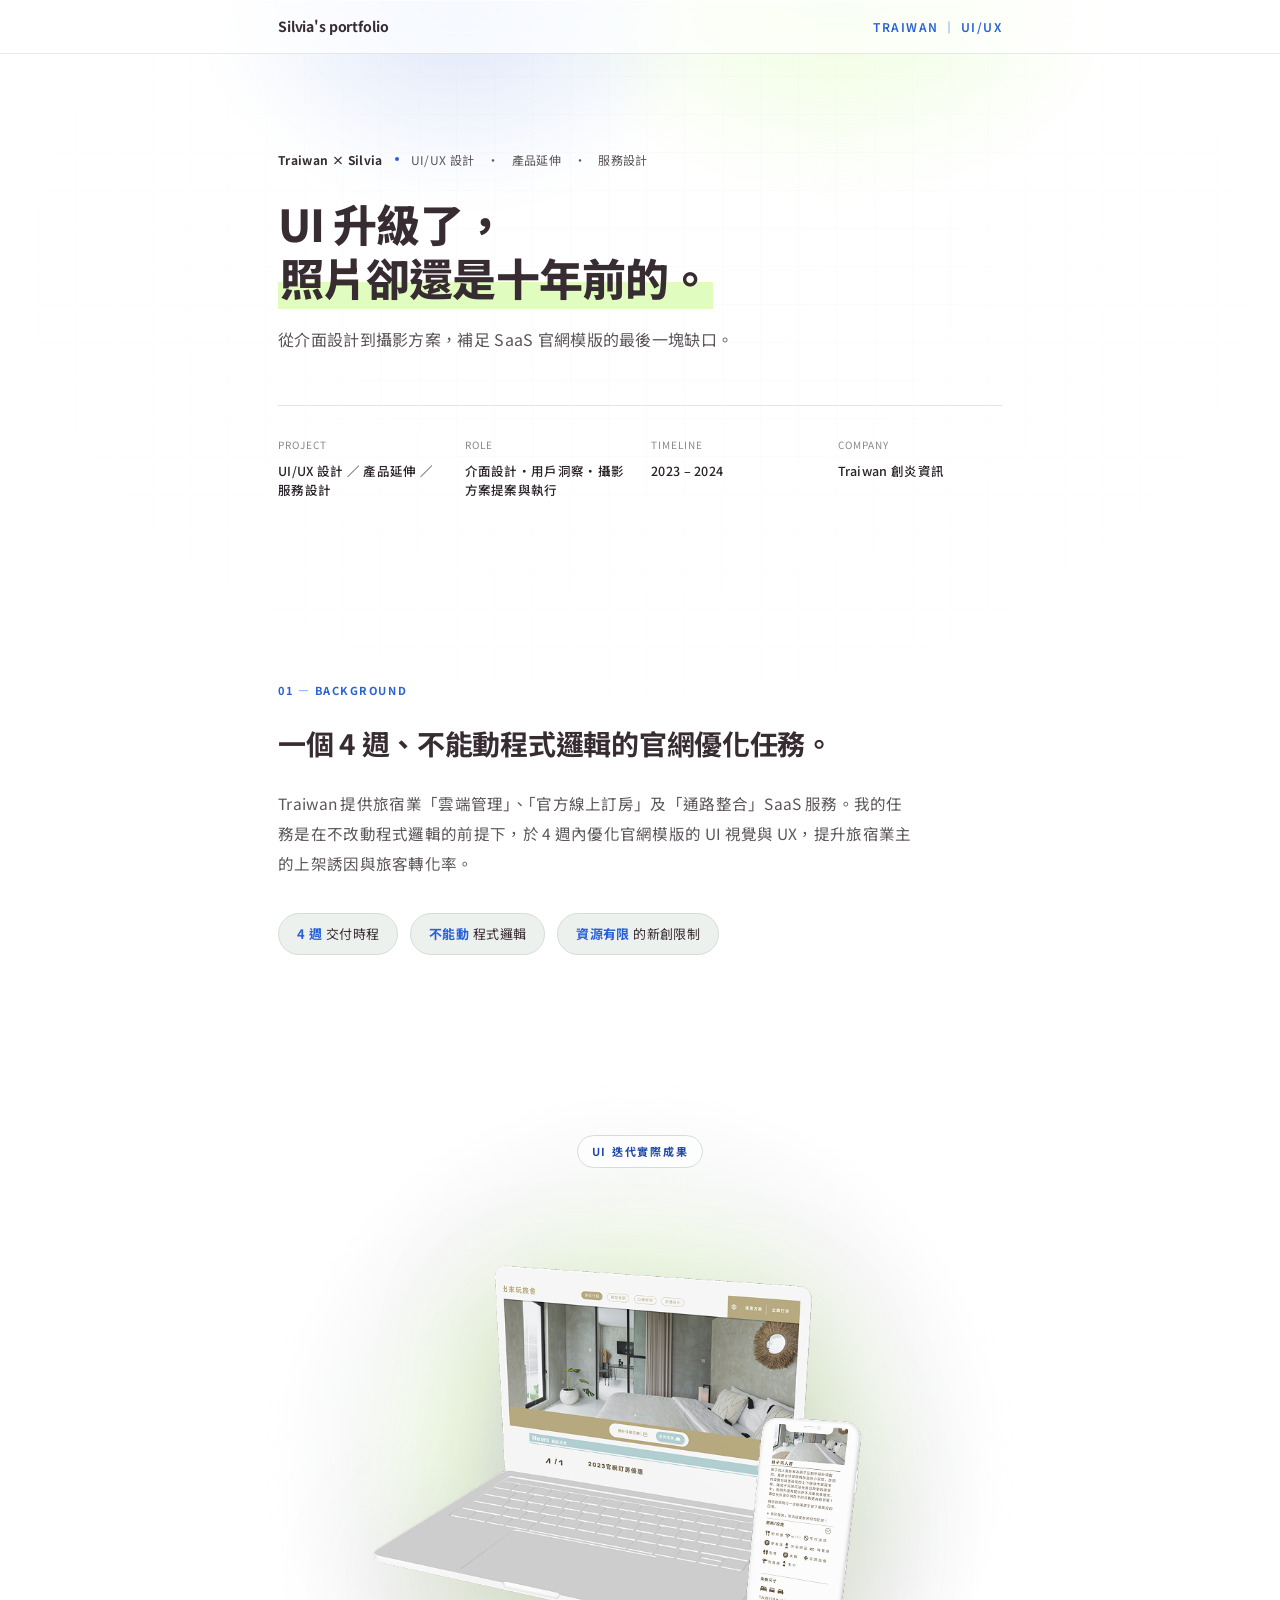
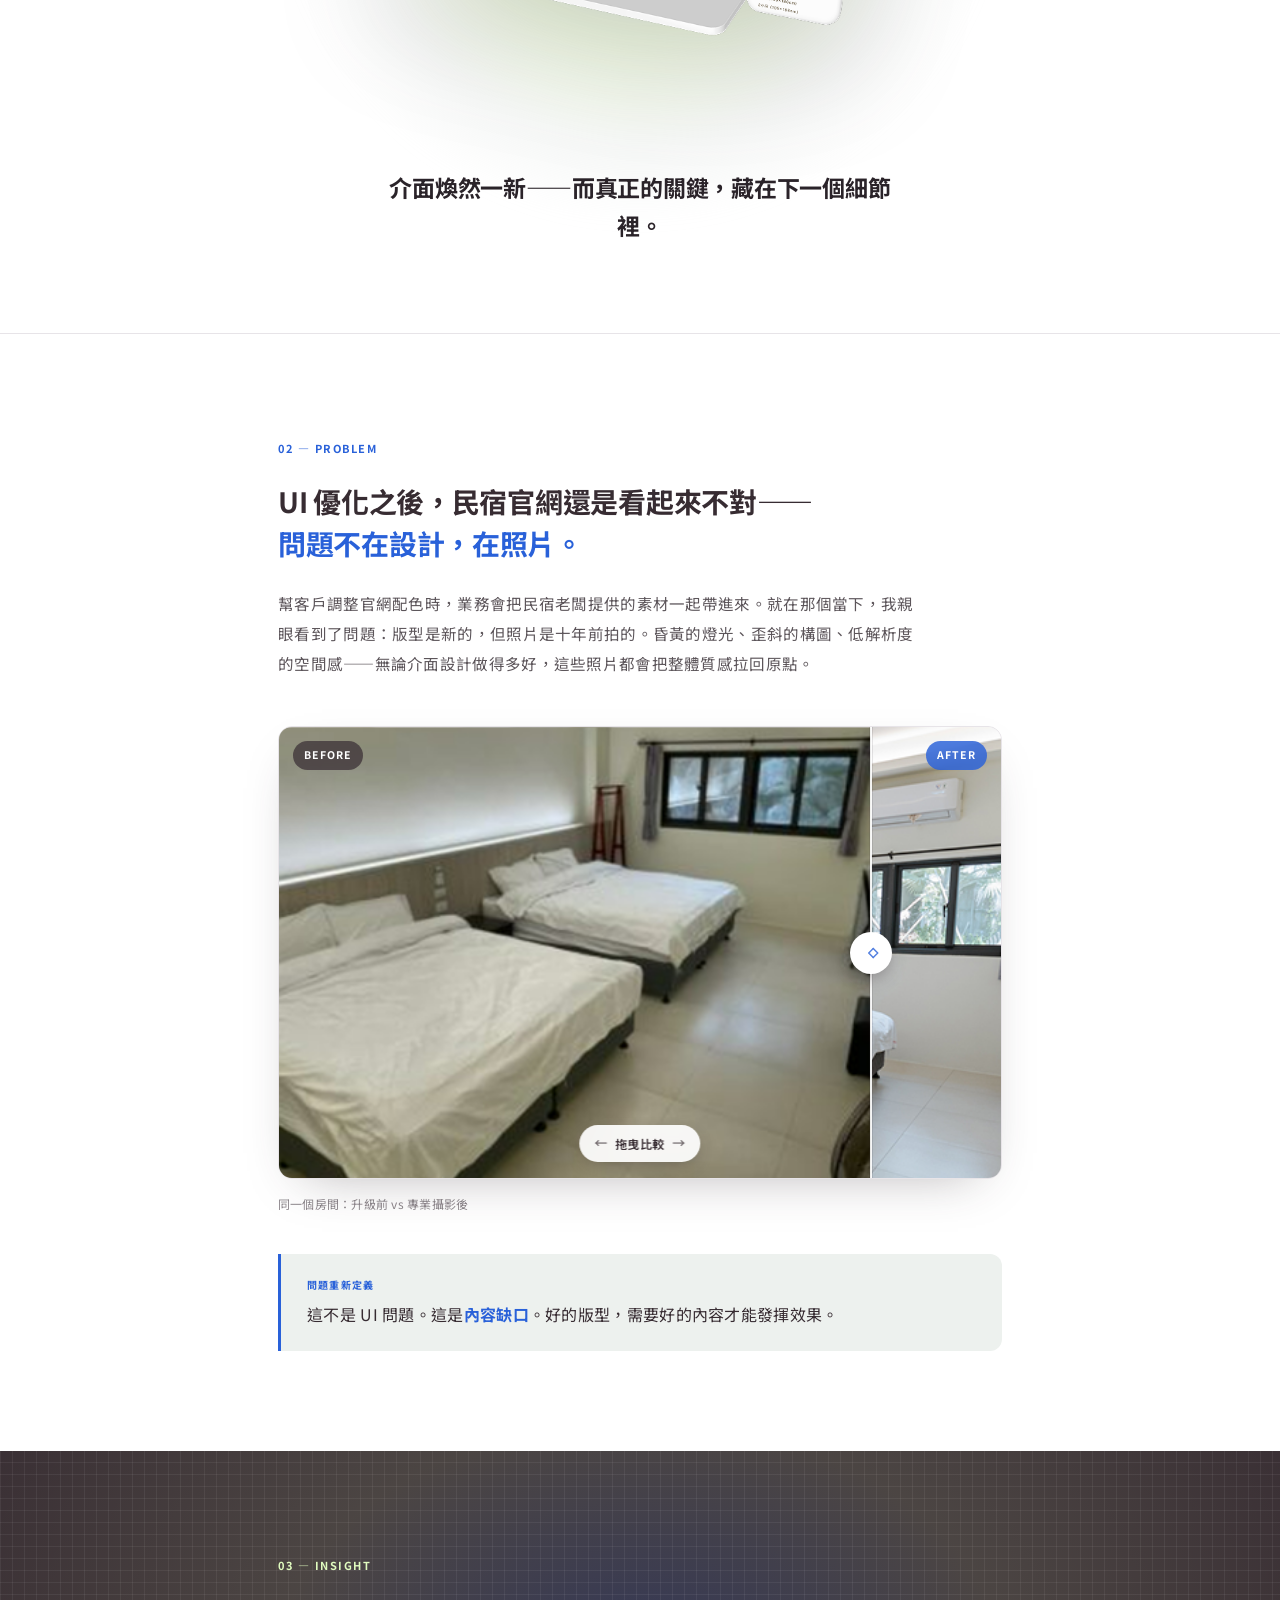
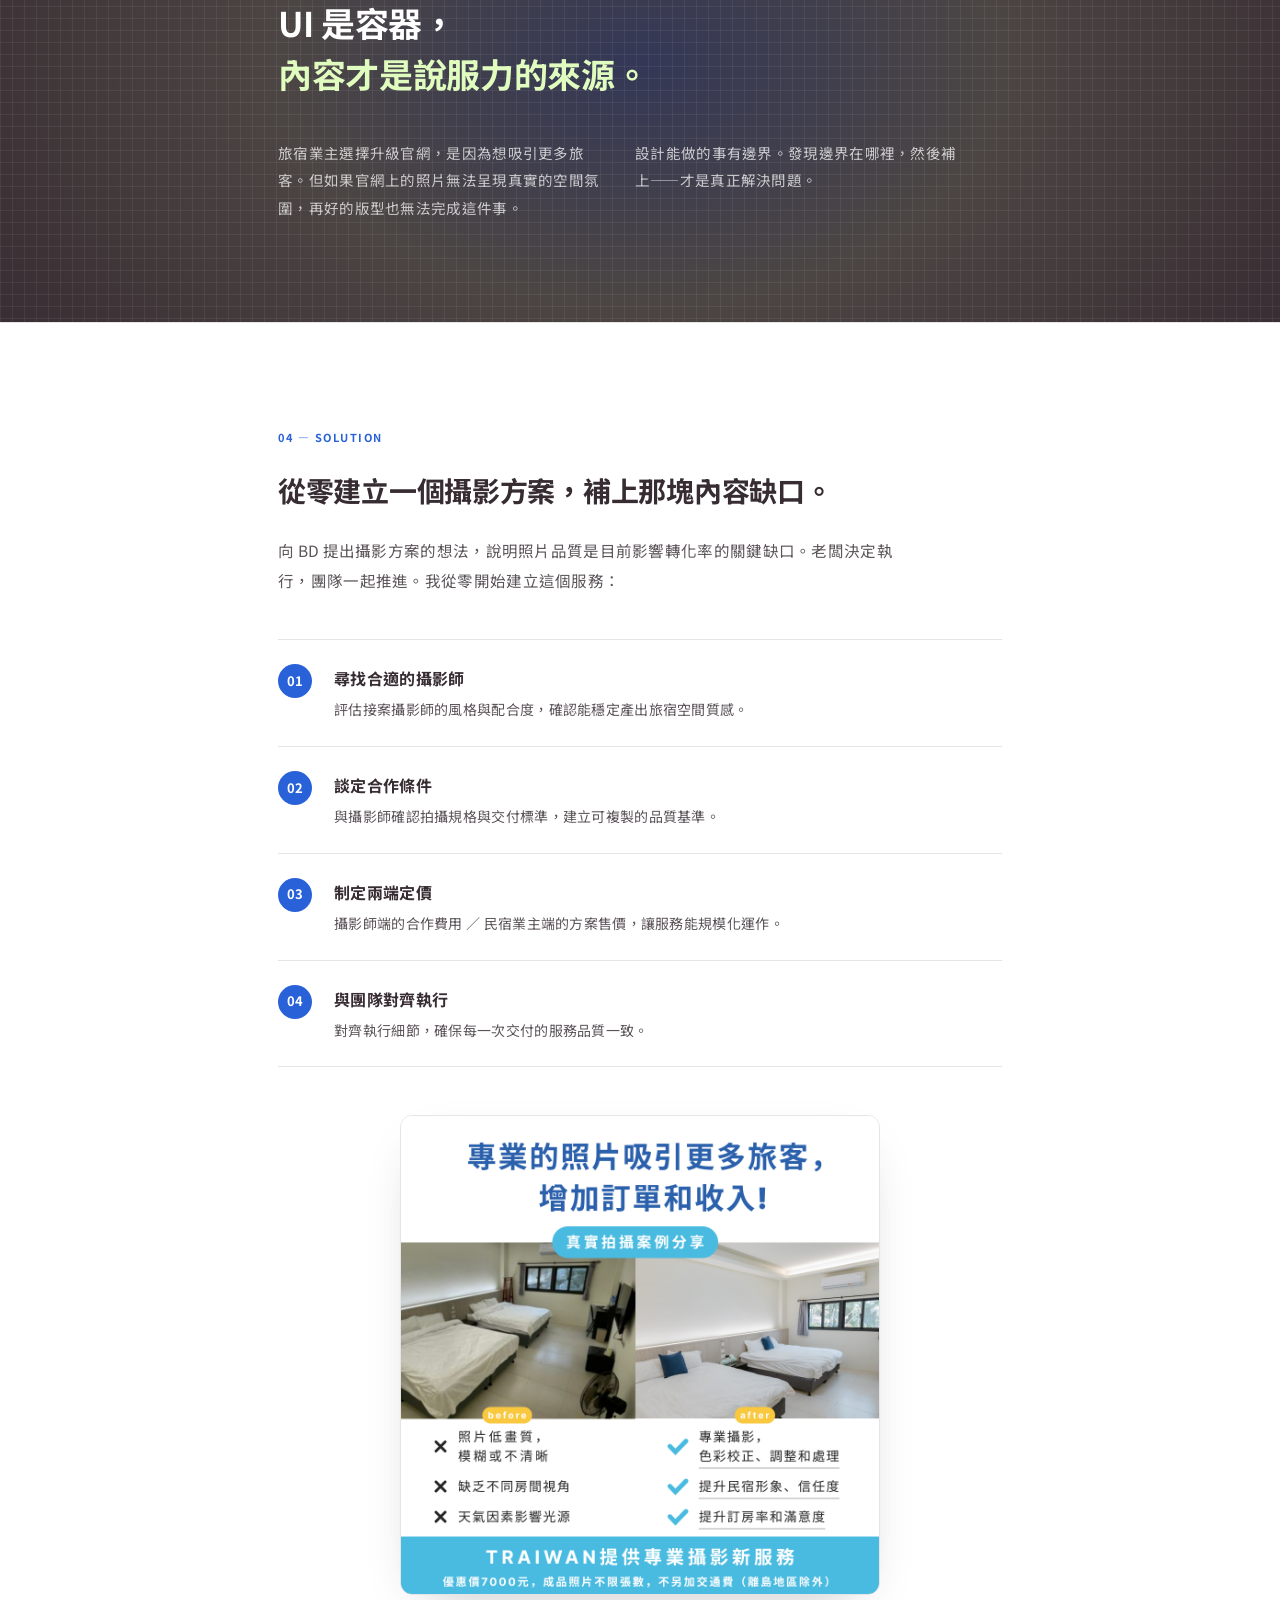
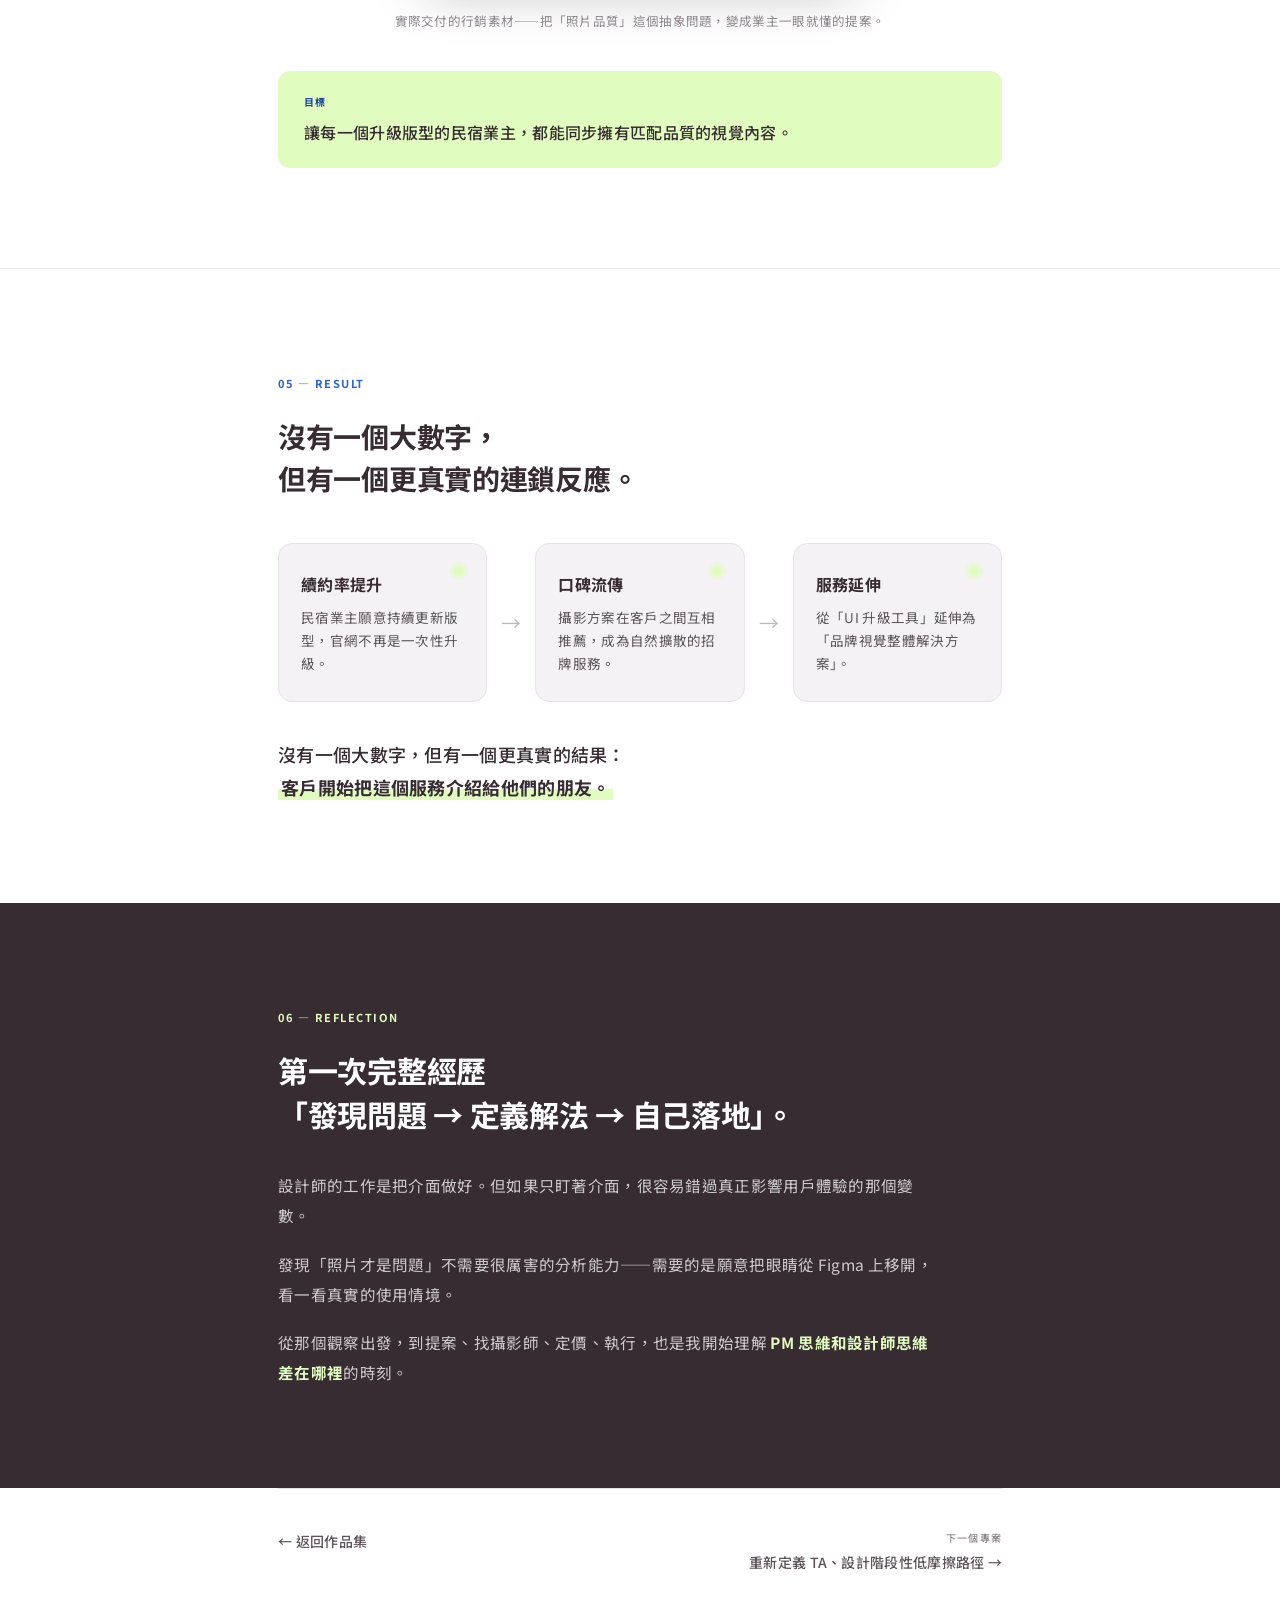
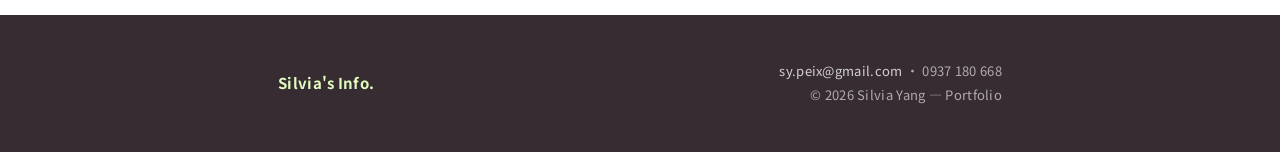
<file: case-traiwan/Traiwan Case Study.html>
<!DOCTYPE html>
<html lang="zh-Hant">
<head>
<meta charset="UTF-8">
<meta name="viewport" content="width=device-width, initial-scale=1.0">
<title>Traiwan × Silvia — 從介面設計到攝影方案</title>
<link rel="preconnect" href="https://fonts.googleapis.com">
<link rel="preconnect" href="https://fonts.gstatic.com" crossorigin>
<link href="https://fonts.googleapis.com/css2?family=Plus+Jakarta+Sans:wght@400;500;600;700;800&family=Noto+Sans+TC:wght@400;500;700;900&display=swap" rel="stylesheet">
<link rel="stylesheet" href="styles.css">
</head>
<body>

<!-- TOP NAV -->
<nav class="site-nav">
  <div class="site-nav-inner">
    <a class="brand" href="../Silvia Yang - Portfolio.html">Silvia's portfolio</a>
    <span class="proj-name">TRAIWAN ｜ UI/UX</span>
  </div>
</nav>

<!-- HERO -->
<header class="hero" data-screen-label="Hero">
  <div class="hero-glow"></div>
  <div class="hero-grid-deco"></div>
  <div class="container">
    <div class="hero-kicker" data-stage style="--sd:.05s">
      <b>Traiwan × Silvia</b><span class="dot"></span><span>UI/UX 設計　·　產品延伸　·　服務設計</span>
    </div>
    <h1 class="hero-title" data-stage style="--sd:.15s">UI 升級了，<br><span class="hl">照片卻還是十年前的。</span></h1>
    <p class="hero-sub" data-stage style="--sd:.30s">從介面設計到攝影方案，補足 SaaS 官網模版的最後一塊缺口。</p>
    <div class="hero-meta" data-stage style="--sd:.44s">
      <div class="meta-cell"><div class="k">Project</div><div class="v">UI/UX 設計 ／ 產品延伸 ／ 服務設計</div></div>
      <div class="meta-cell"><div class="k">Role</div><div class="v">介面設計・用戶洞察・攝影方案提案與執行</div></div>
      <div class="meta-cell"><div class="k">Timeline</div><div class="v">2023 – 2024</div></div>
      <div class="meta-cell"><div class="k">Company</div><div class="v">Traiwan 創炎資訊</div></div>
    </div>
  </div>
</header>

<!-- 01 BACKGROUND -->
<section data-screen-label="01 Background">
  <div class="container">
    <span class="eyebrow">01 — Background</span>
    <h2 class="sec-title">一個 4 週、不能動程式邏輯的官網優化任務。</h2>
    <p class="sec-body">Traiwan 提供旅宿業「雲端管理」、「官方線上訂房」及「通路整合」SaaS 服務。我的任務是在不改動程式邏輯的前提下，於 4 週內優化官網模版的 UI 視覺與 UX，提升旅宿業主的上架誘因與旅客轉化率。</p>
    <div class="chip-row">
      <span class="chip"><b>4 週</b>交付時程</span>
      <span class="chip"><b>不能動</b>程式邏輯</span>
      <span class="chip"><b>資源有限</b>的新創限制</span>
    </div>
  </div>
</section>

<!-- TRANSITION 01 → 02 -->
<section class="sec-bridge" data-screen-label="UI 迭代成果">
  <div class="bridge-glow"></div>
  <div class="bridge-inner">
    <span class="bridge-label">UI 迭代實際成果</span>
    <div class="bridge-mock" id="bridgeMock">
      <img src="assets/traiwan-mockup.png" alt="出來玩旅舍 官網 — 桌機與行動版 UI 迭代成果" />
    </div>
    <p class="bridge-line">介面煥然一新——而真正的關鍵，藏在下一個細節裡。</p>
  </div>
</section>

<!-- 02 PROBLEM -->
<section data-screen-label="02 Problem">
  <div class="container">
    <span class="eyebrow">02 — Problem</span>
    <h2 class="sec-title">UI 優化之後，民宿官網還是看起來不對——<br><span class="ink-blue">問題不在設計，在照片。</span></h2>
    <p class="sec-body">幫客戶調整官網配色時，業務會把民宿老闆提供的素材一起帶進來。就在那個當下，我親眼看到了問題：版型是新的，但照片是十年前拍的。昏黃的燈光、歪斜的構圖、低解析度的空間感——無論介面設計做得多好，這些照片都會把整體質感拉回原點。</p>

    <!-- DRAG COMPARE SLIDER -->
    <figure class="ba-compare-wrap fade-up">
      <div class="ba-compare" id="baCompare" style="--pos:50%">
        <img class="ba-img" src="assets/room-after.png" alt="專業攝影後的房間：明亮、構圖整齊">
        <div class="ba-clip">
          <img class="ba-img" src="assets/room-before.png" alt="升級前的房間照片：昏黃、雜亂">
        </div>
        <span class="ba-tag ba-tag-before">BEFORE</span>
        <span class="ba-tag ba-tag-after">AFTER</span>
        <div class="ba-handle" id="baHandle">
          <span class="ba-knob">
            <svg width="18" height="18" viewBox="0 0 24 24" fill="none" stroke="currentColor" stroke-width="2" stroke-linecap="round" stroke-linejoin="round"><polyline points="15 18 9 12 15 6"/><polyline points="9 6 15 12 9 18" transform="translate(6,0)"/></svg>
          </span>
        </div>
        <div class="ba-drag-hint"><span class="ar">←</span>拖曳比較<span class="ar">→</span></div>
      </div>
      <figcaption class="ba-cap">同一個房間：升級前 vs 專業攝影後</figcaption>
    </figure>

    <div class="callout">
      <span class="callout-k">問題重新定義</span>
      <p>這不是 UI 問題。這是<b>內容缺口</b>。好的版型，需要好的內容才能發揮效果。</p>
    </div>
  </div>
</section>

<!-- 03 INSIGHT -->
<section class="sec-insight" data-screen-label="03 Insight">
  <div class="container">
    <span class="eyebrow on-dark">03 — Insight</span>
    <blockquote class="pull-quote fade-up">UI 是容器，<br><span class="hl-lime">內容才是說服力的來源。</span></blockquote>
    <div class="insight-cols">
      <p>旅宿業主選擇升級官網，是因為想吸引更多旅客。但如果官網上的照片無法呈現真實的空間氛圍，再好的版型也無法完成這件事。</p>
      <p>設計能做的事有邊界。發現邊界在哪裡，然後補上——才是真正解決問題。</p>
    </div>
  </div>
</section>

<!-- 04 SOLUTION -->
<section data-screen-label="04 Solution">
  <div class="container">
    <span class="eyebrow">04 — Solution</span>
    <h2 class="sec-title">從零建立一個攝影方案，補上那塊內容缺口。</h2>
    <p class="sec-body">向 BD 提出攝影方案的想法，說明照片品質是目前影響轉化率的關鍵缺口。老闆決定執行，團隊一起推進。我從零開始建立這個服務：</p>

    <div class="steps">
      <div class="step fade-up">
        <span class="step-n">01</span>
        <div class="step-c"><h4>尋找合適的攝影師</h4><p>評估接案攝影師的風格與配合度，確認能穩定產出旅宿空間質感。</p></div>
      </div>
      <div class="step fade-up">
        <span class="step-n">02</span>
        <div class="step-c"><h4>談定合作條件</h4><p>與攝影師確認拍攝規格與交付標準，建立可複製的品質基準。</p></div>
      </div>
      <div class="step fade-up">
        <span class="step-n">03</span>
        <div class="step-c"><h4>制定兩端定價</h4><p>攝影師端的合作費用 ／ 民宿業主端的方案售價，讓服務能規模化運作。</p></div>
      </div>
      <div class="step fade-up">
        <span class="step-n">04</span>
        <div class="step-c"><h4>與團隊對齊執行</h4><p>對齊執行細節，確保每一次交付的服務品質一致。</p></div>
      </div>
    </div>

    <figure class="artifact fade-up">
      <img src="assets/marketing-sample.png" alt="實際交付的攝影方案行銷素材：before/after 對照與服務說明">
      <figcaption>實際交付的行銷素材——把「照片品質」這個抽象問題，變成業主一眼就懂的提案。</figcaption>
    </figure>

    <div class="goal">
      <span class="goal-k">目標</span>
      <p>讓每一個升級版型的民宿業主，都能同步擁有匹配品質的視覺內容。</p>
    </div>
  </div>
</section>

<!-- 05 RESULT -->
<section data-screen-label="05 Result">
  <div class="container">
    <span class="eyebrow">05 — Result</span>
    <h2 class="sec-title">沒有一個大數字，<br>但有一個更真實的連鎖反應。</h2>
    <div class="chain">
      <div class="chain-card fade-up">
        <span class="chain-node"></span>
        <h4>續約率提升</h4>
        <p>民宿業主願意持續更新版型，官網不再是一次性升級。</p>
      </div>
      <div class="chain-arrow" aria-hidden="true">→</div>
      <div class="chain-card fade-up">
        <span class="chain-node"></span>
        <h4>口碑流傳</h4>
        <p>攝影方案在客戶之間互相推薦，成為自然擴散的招牌服務。</p>
      </div>
      <div class="chain-arrow" aria-hidden="true">→</div>
      <div class="chain-card fade-up">
        <span class="chain-node"></span>
        <h4>服務延伸</h4>
        <p>從「UI 升級工具」延伸為「品牌視覺整體解決方案」。</p>
      </div>
    </div>
    <p class="result-punch fade-up">沒有一個大數字，但有一個更真實的結果：<br><span class="hl-lime">客戶開始把這個服務介紹給他們的朋友。</span></p>
  </div>
</section>

<!-- 06 REFLECTION -->
<section class="sec-reflect" data-screen-label="06 Reflection">
  <div class="container">
    <span class="eyebrow on-dark">06 — Reflection</span>
    <h2 class="reflect-title fade-up">第一次完整經歷<br>「發現問題 → 定義解法 → 自己落地」。</h2>
    <div class="reflect-body fade-up">
      <p>設計師的工作是把介面做好。但如果只盯著介面，很容易錯過真正影響用戶體驗的那個變數。</p>
      <p>發現「照片才是問題」不需要很厲害的分析能力——需要的是願意把眼睛從 Figma 上移開，看一看真實的使用情境。</p>
      <p>從那個觀察出發，到提案、找攝影師、定價、執行，也是我開始理解 <b>PM 思維和設計師思維差在哪裡</b>的時刻。</p>
    </div>
  </div>
</section>

<!-- CASE NAV -->
<div class="container">
  <div class="case-nav">
    <a href="../Silvia Yang - Portfolio.html#projects">← 返回作品集</a>
    <a href="../case-px/PX Case Study.html" style="text-align:right;"><span style="display:block;font-size:10px;letter-spacing:.12em;text-transform:uppercase;color:var(--gray-2);margin-bottom:4px;">下一個專案</span>重新定義 TA、設計階段性低摩擦路徑 →</a>
  </div>
</div>

<footer>
  <div class="container footer-inner">
    <div class="fi">Silvia's Info.</div>
    <div class="fc">
      <a href="mailto:sy.peix@gmail.com">sy.peix@gmail.com</a> · 0937 180 668<br>
      © 2026 Silvia Yang — Portfolio
    </div>
  </div>
</footer>

<script src="app.js"></script>
</body>
</html>
</file>
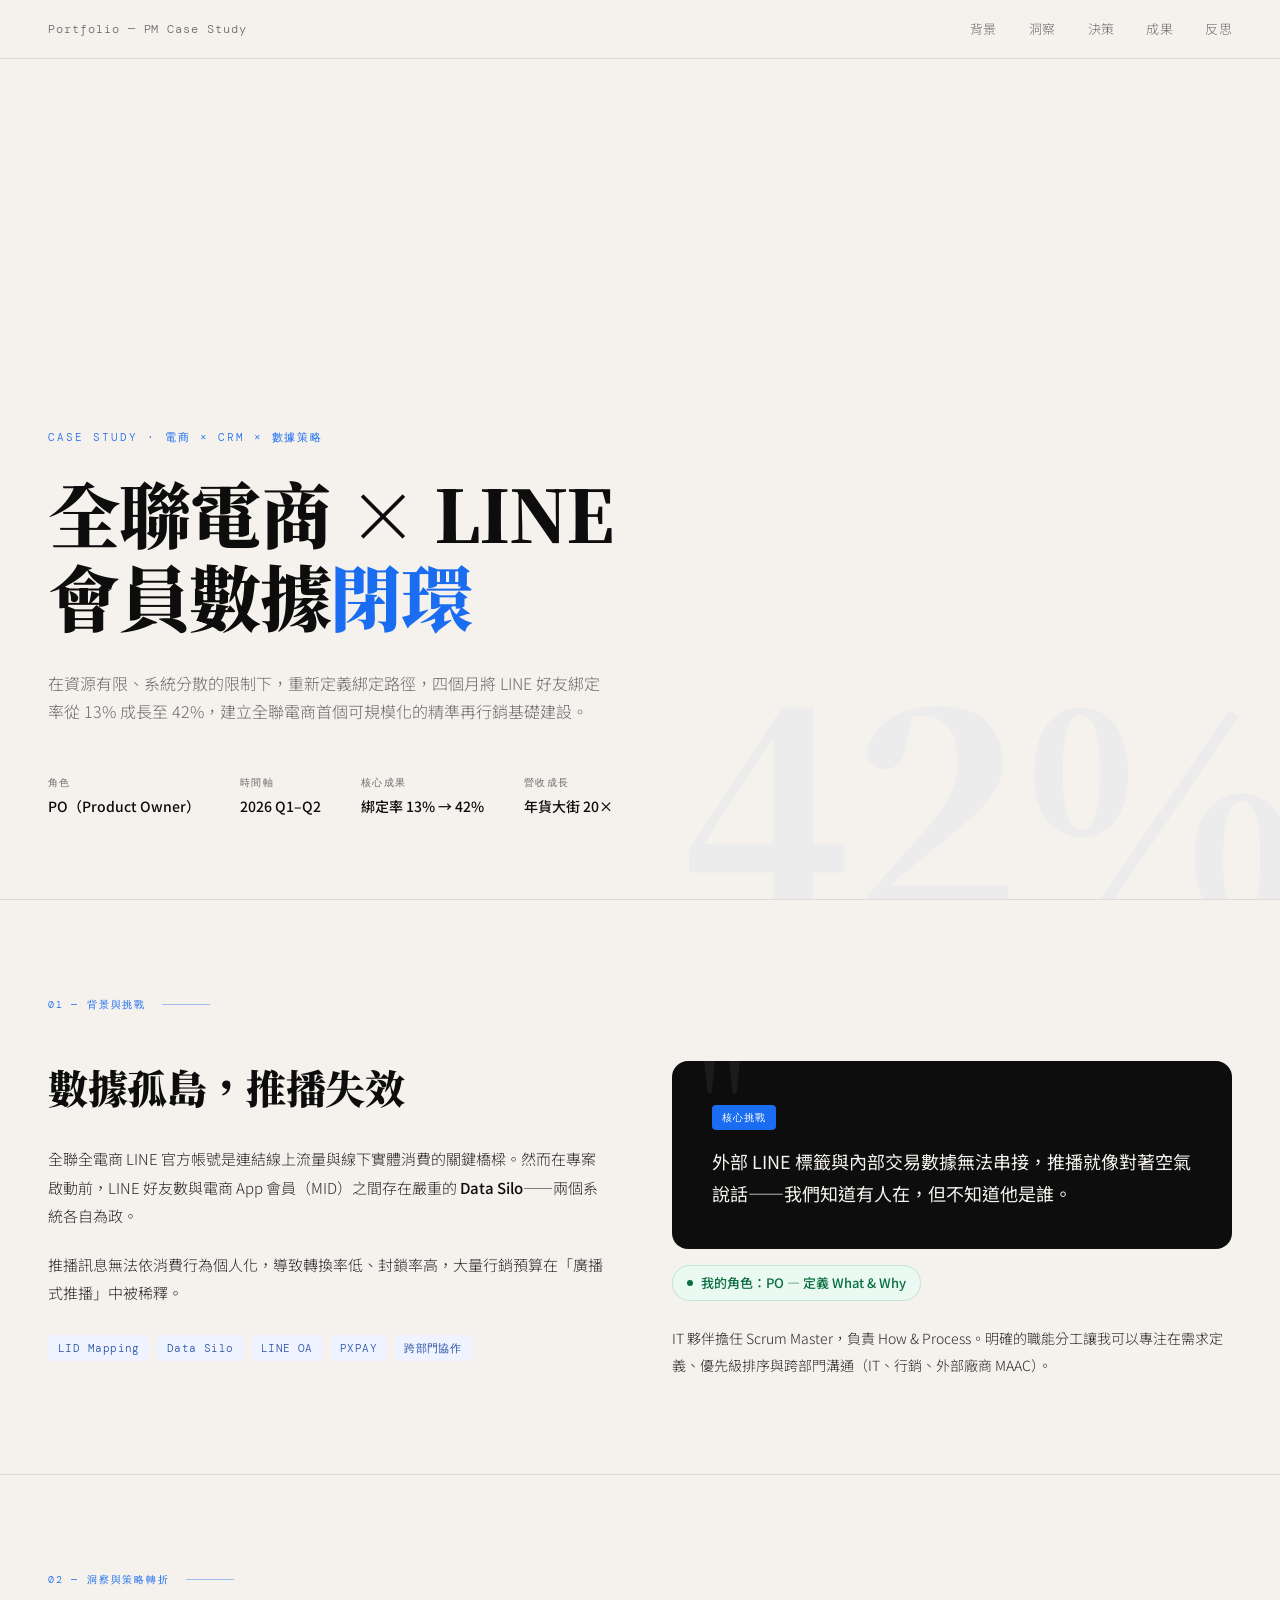
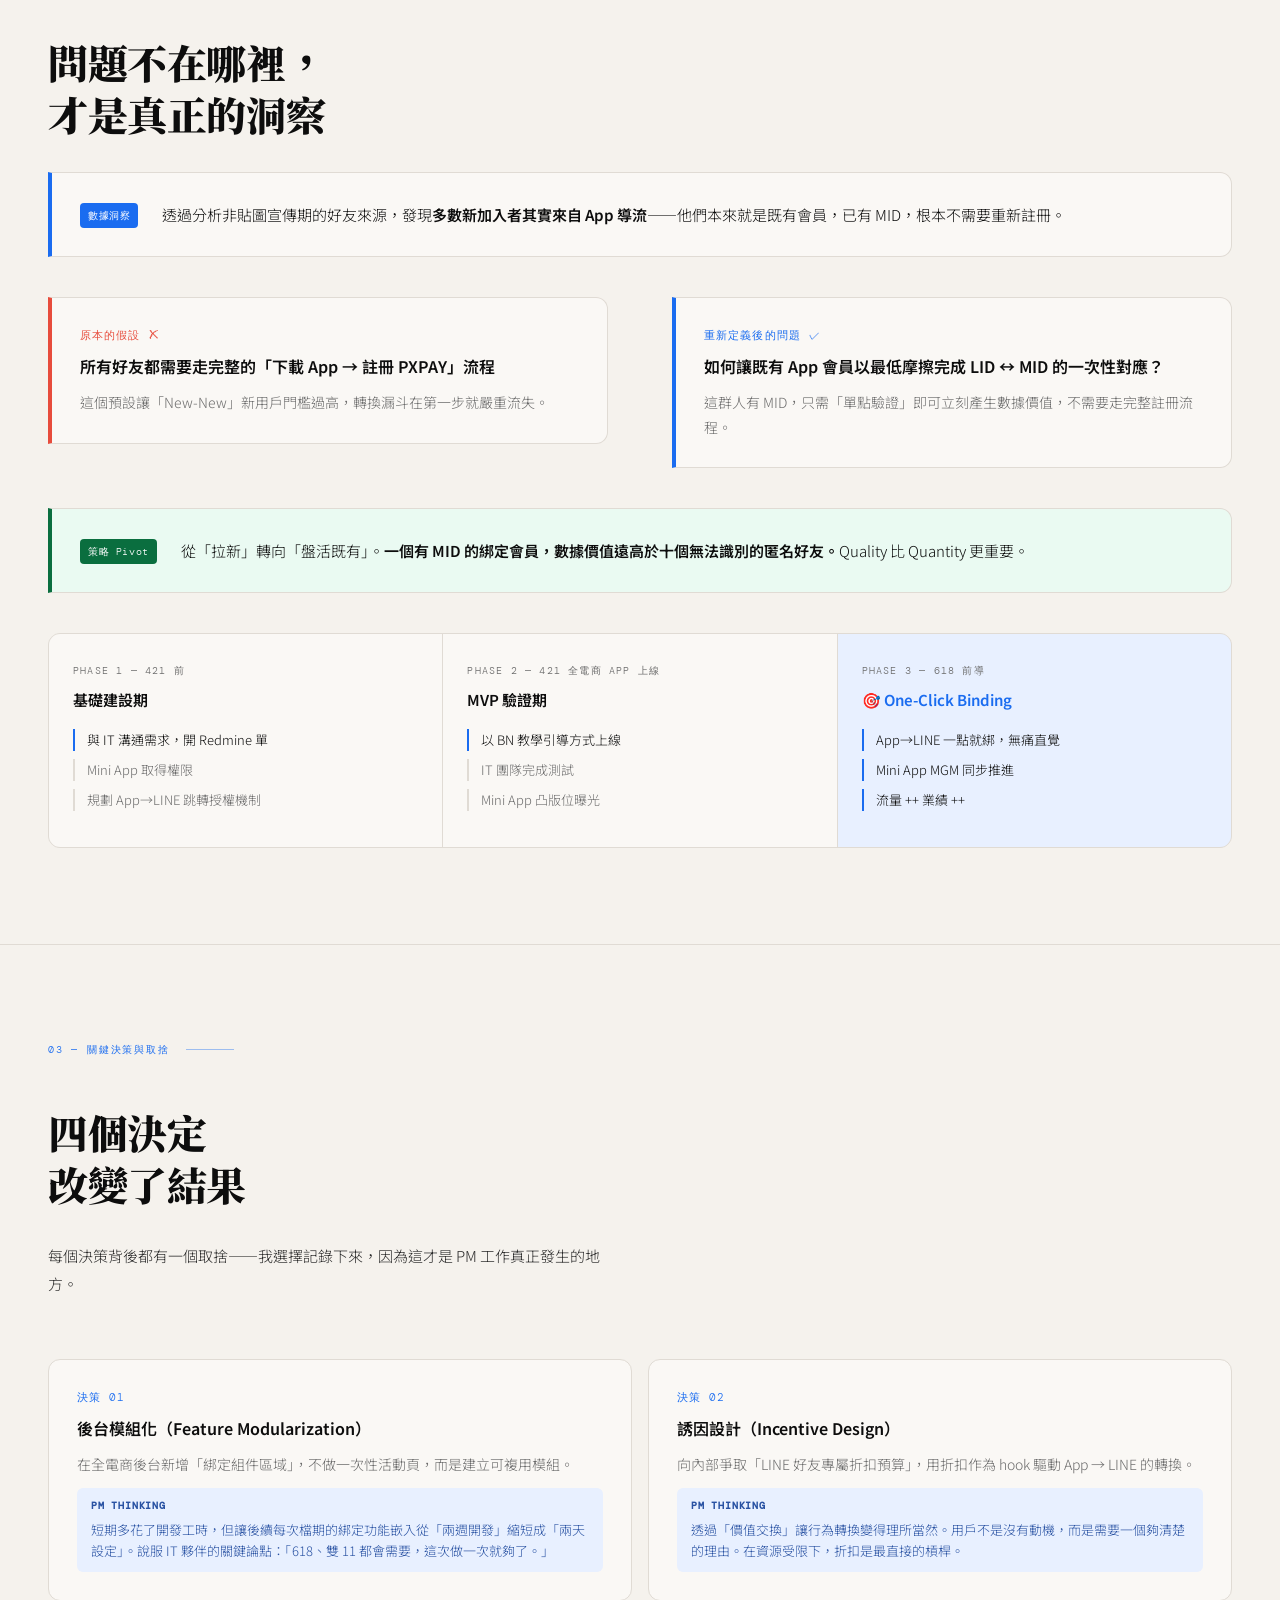
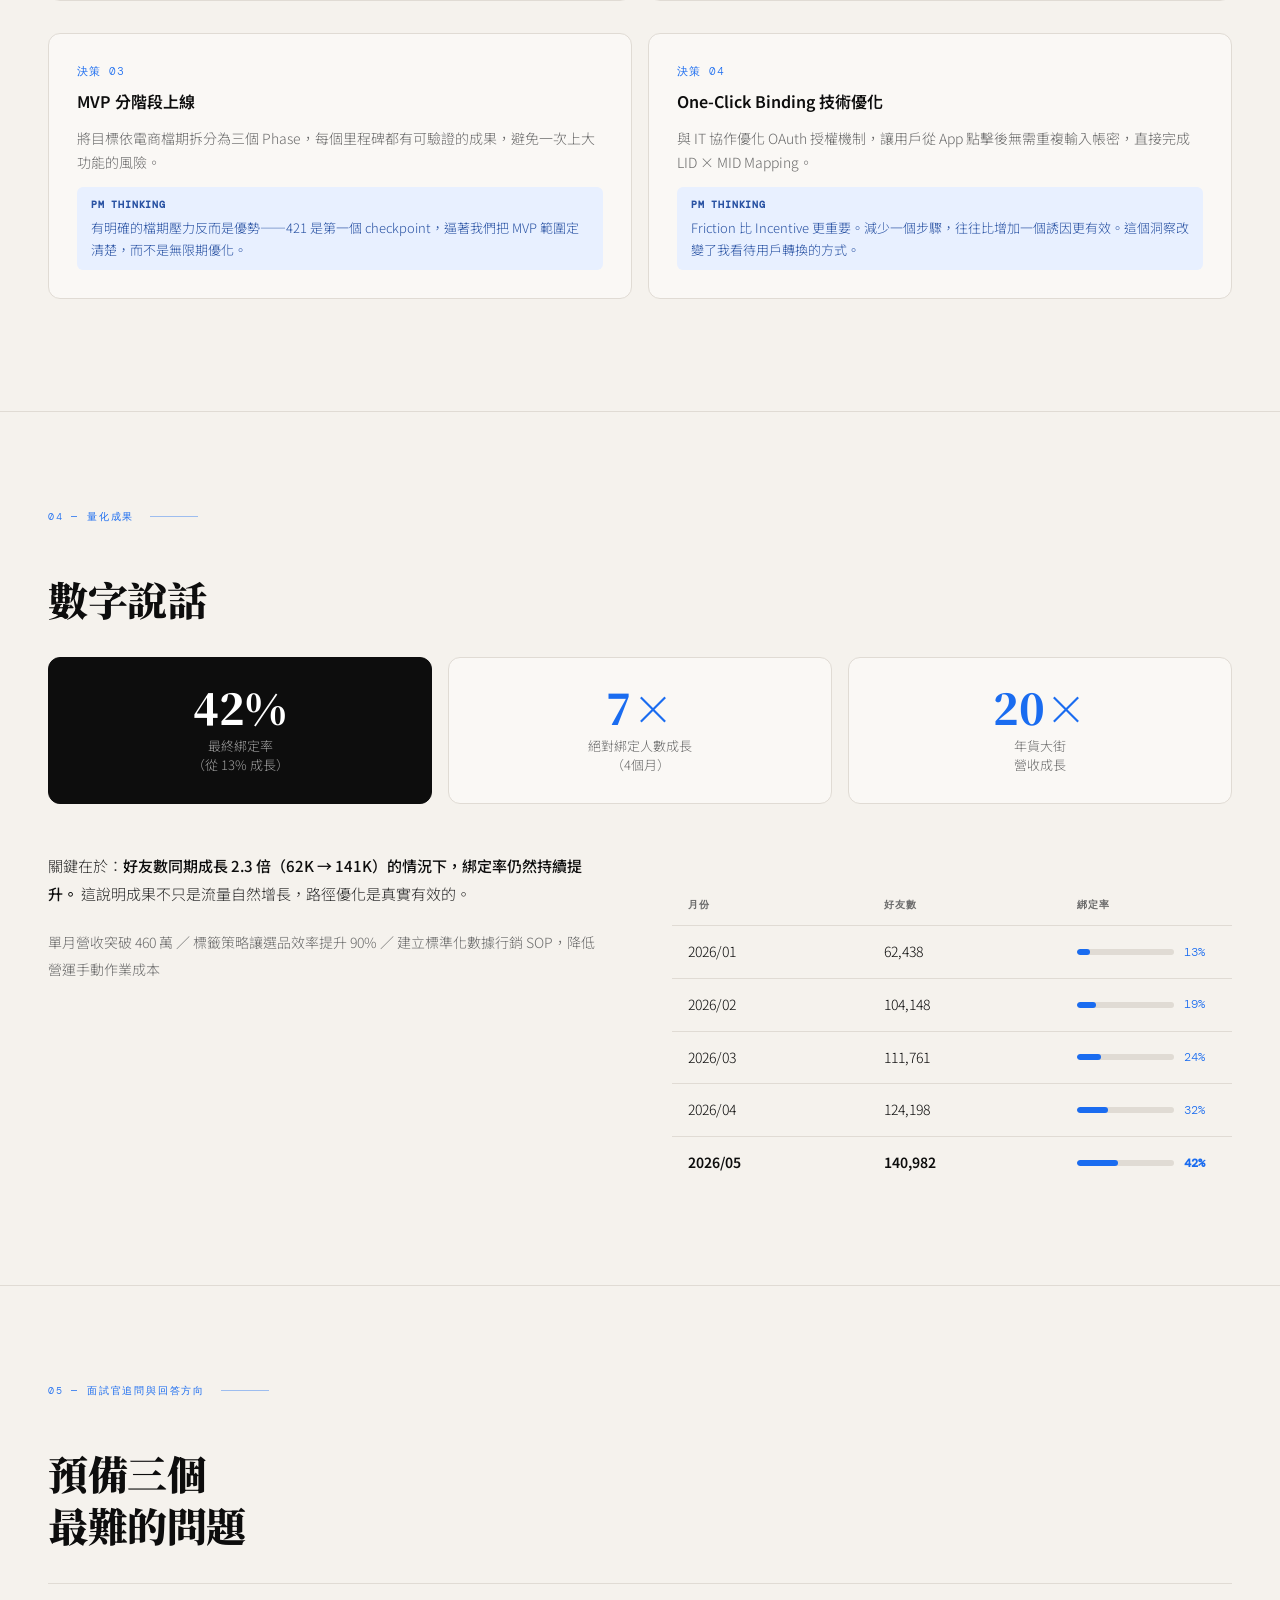
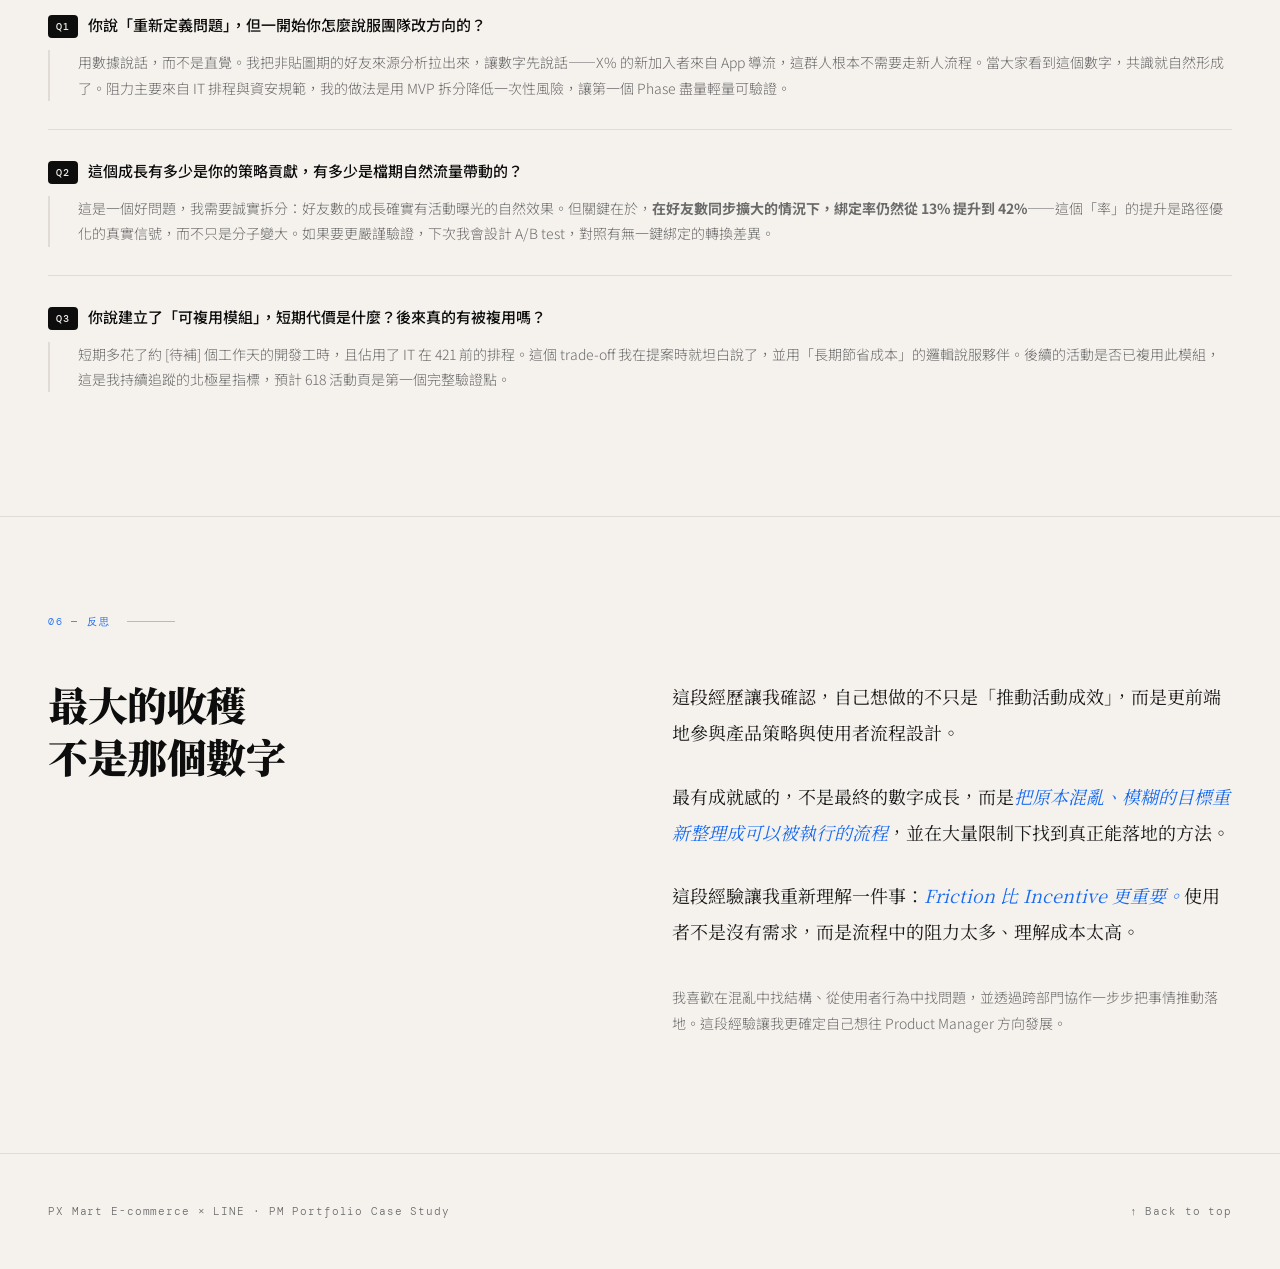
<file: uploads/px_line_portfolio_original.html>
<!DOCTYPE html>
<html lang="zh-TW">
<head>
<meta charset="UTF-8">
<meta name="viewport" content="width=device-width, initial-scale=1.0">
<title>全聯電商 × LINE 會員數據閉環 — PM Portfolio</title>
<link rel="preconnect" href="https://fonts.googleapis.com">
<link href="https://fonts.googleapis.com/css2?family=Noto+Serif+TC:wght@400;600;900&family=DM+Mono:wght@400;500&family=Noto+Sans+TC:wght@300;400;500&display=swap" rel="stylesheet">
<style>
  :root {
    --black: #0d0d0d;
    --white: #f5f2ed;
    --accent: #1a6cf0;
    --accent2: #e8f0ff;
    --muted: #6b6b6b;
    --border: #e0dbd4;
    --surface: #faf8f5;
    --tag-bg: #eef3ff;
    --tag-color: #2952a3;
    --success: #0a6e3f;
    --success-bg: #eafaf2;
  }

  * { margin: 0; padding: 0; box-sizing: border-box; }

  html { scroll-behavior: smooth; }

  body {
    font-family: 'Noto Sans TC', sans-serif;
    background: var(--white);
    color: var(--black);
    font-size: 16px;
    line-height: 1.7;
    font-weight: 300;
  }

  /* NAV */
  nav {
    position: fixed; top: 0; left: 0; right: 0; z-index: 100;
    display: flex; align-items: center; justify-content: space-between;
    padding: 18px 48px;
    background: rgba(245,242,237,0.9);
    backdrop-filter: blur(12px);
    border-bottom: 1px solid var(--border);
  }
  .nav-logo {
    font-family: 'DM Mono', monospace;
    font-size: 12px;
    color: var(--muted);
    letter-spacing: 0.08em;
  }
  .nav-links { display: flex; gap: 32px; }
  .nav-links a {
    font-size: 13px;
    color: var(--muted);
    text-decoration: none;
    letter-spacing: 0.03em;
    transition: color 0.2s;
  }
  .nav-links a:hover { color: var(--black); }

  /* HERO */
  .hero {
    min-height: 100vh;
    display: flex;
    flex-direction: column;
    justify-content: flex-end;
    padding: 120px 48px 80px;
    border-bottom: 1px solid var(--border);
    position: relative;
    overflow: hidden;
  }
  .hero-eyebrow {
    font-family: 'DM Mono', monospace;
    font-size: 11px;
    letter-spacing: 0.18em;
    color: var(--accent);
    text-transform: uppercase;
    margin-bottom: 24px;
    opacity: 0;
    animation: fadeUp 0.6s 0.2s forwards;
  }
  .hero-title {
    font-family: 'Noto Serif TC', serif;
    font-size: clamp(38px, 6vw, 72px);
    font-weight: 900;
    line-height: 1.15;
    letter-spacing: -0.02em;
    max-width: 900px;
    margin-bottom: 32px;
    opacity: 0;
    animation: fadeUp 0.6s 0.35s forwards;
  }
  .hero-title em {
    font-style: normal;
    color: var(--accent);
  }
  .hero-sub {
    font-size: 16px;
    color: var(--muted);
    max-width: 560px;
    line-height: 1.8;
    margin-bottom: 48px;
    opacity: 0;
    animation: fadeUp 0.6s 0.5s forwards;
  }
  .hero-meta {
    display: flex;
    gap: 40px;
    opacity: 0;
    animation: fadeUp 0.6s 0.65s forwards;
  }
  .hero-meta-item { }
  .hero-meta-label {
    font-family: 'DM Mono', monospace;
    font-size: 10px;
    letter-spacing: 0.14em;
    color: var(--muted);
    text-transform: uppercase;
    margin-bottom: 4px;
  }
  .hero-meta-value {
    font-size: 14px;
    font-weight: 500;
    color: var(--black);
  }
  .hero-bg-number {
    position: absolute;
    right: -20px; bottom: -40px;
    font-family: 'Noto Serif TC', serif;
    font-size: 280px;
    font-weight: 900;
    color: rgba(26,108,240,0.04);
    line-height: 1;
    user-select: none;
    pointer-events: none;
  }

  /* SECTIONS */
  section {
    padding: 96px 48px;
    border-bottom: 1px solid var(--border);
    opacity: 0;
    transform: translateY(24px);
    transition: opacity 0.6s, transform 0.6s;
  }
  section.visible { opacity: 1; transform: none; }

  .section-label {
    font-family: 'DM Mono', monospace;
    font-size: 10px;
    letter-spacing: 0.18em;
    color: var(--accent);
    text-transform: uppercase;
    margin-bottom: 48px;
    display: flex;
    align-items: center;
    gap: 16px;
  }
  .section-label::after {
    content: '';
    flex: 1;
    max-width: 48px;
    height: 1px;
    background: var(--accent);
    opacity: 0.4;
  }

  .section-title {
    font-family: 'Noto Serif TC', serif;
    font-size: clamp(26px, 4vw, 40px);
    font-weight: 900;
    line-height: 1.3;
    margin-bottom: 32px;
    letter-spacing: -0.01em;
  }

  /* TWO-COL */
  .two-col {
    display: grid;
    grid-template-columns: 1fr 1fr;
    gap: 64px;
    align-items: start;
  }
  @media (max-width: 768px) {
    .two-col { grid-template-columns: 1fr; gap: 40px; }
    nav { padding: 16px 20px; }
    .hero { padding: 100px 20px 60px; }
    section { padding: 64px 20px; }
    .hero-meta { flex-wrap: wrap; gap: 24px; }
  }

  /* INSIGHT BOX */
  .insight-box {
    background: var(--black);
    color: var(--white);
    border-radius: 16px;
    padding: 40px;
    position: relative;
    overflow: hidden;
  }
  .insight-box::before {
    content: '"';
    position: absolute;
    top: -20px; left: 24px;
    font-family: 'Noto Serif TC', serif;
    font-size: 140px;
    color: rgba(255,255,255,0.06);
    line-height: 1;
  }
  .insight-box p {
    font-size: 18px;
    line-height: 1.75;
    font-weight: 400;
    position: relative;
  }
  .insight-box .insight-tag {
    display: inline-block;
    background: var(--accent);
    color: #fff;
    font-family: 'DM Mono', monospace;
    font-size: 10px;
    letter-spacing: 0.1em;
    padding: 4px 10px;
    border-radius: 4px;
    margin-bottom: 16px;
    text-transform: uppercase;
  }

  /* BODY TEXT */
  .body-text {
    font-size: 15px;
    color: #2a2a2a;
    line-height: 1.9;
    margin-bottom: 20px;
  }
  .body-text strong { font-weight: 500; color: var(--black); }

  /* TAG */
  .tag {
    display: inline-flex;
    align-items: center;
    background: var(--tag-bg);
    color: var(--tag-color);
    font-family: 'DM Mono', monospace;
    font-size: 11px;
    padding: 4px 10px;
    border-radius: 4px;
    margin: 3px 3px 3px 0;
    letter-spacing: 0.04em;
  }

  /* TIMELINE */
  .timeline {
    display: grid;
    grid-template-columns: repeat(3, 1fr);
    gap: 1px;
    background: var(--border);
    border: 1px solid var(--border);
    border-radius: 12px;
    overflow: hidden;
    margin-top: 40px;
  }
  .timeline-phase {
    background: var(--surface);
    padding: 28px 24px;
  }
  .timeline-phase:nth-child(3) { background: var(--accent2); }
  .phase-label {
    font-family: 'DM Mono', monospace;
    font-size: 10px;
    letter-spacing: 0.12em;
    color: var(--muted);
    text-transform: uppercase;
    margin-bottom: 8px;
  }
  .phase-name {
    font-size: 15px;
    font-weight: 600;
    color: var(--black);
    margin-bottom: 16px;
  }
  .phase-name.highlight { color: var(--accent); }
  .phase-item {
    font-size: 13px;
    color: var(--muted);
    line-height: 1.7;
    padding-left: 12px;
    border-left: 2px solid var(--border);
    margin-bottom: 8px;
  }
  .phase-item.key {
    border-left-color: var(--accent);
    color: var(--black);
  }

  /* DECISIONS */
  .decision-card {
    border: 1px solid var(--border);
    border-radius: 12px;
    padding: 28px;
    margin-bottom: 16px;
    background: var(--surface);
    transition: border-color 0.2s;
  }
  .decision-card:hover { border-color: var(--accent); }
  .decision-num {
    font-family: 'DM Mono', monospace;
    font-size: 11px;
    color: var(--accent);
    letter-spacing: 0.1em;
    margin-bottom: 8px;
  }
  .decision-title {
    font-size: 16px;
    font-weight: 600;
    margin-bottom: 10px;
  }
  .decision-body {
    font-size: 14px;
    color: var(--muted);
    line-height: 1.75;
  }
  .pm-thinking {
    margin-top: 12px;
    padding: 10px 14px;
    background: var(--accent2);
    border-radius: 6px;
    font-size: 13px;
    color: var(--tag-color);
    line-height: 1.65;
  }
  .pm-thinking strong {
    font-family: 'DM Mono', monospace;
    font-size: 10px;
    letter-spacing: 0.08em;
    display: block;
    margin-bottom: 4px;
    text-transform: uppercase;
  }

  /* METRICS */
  .metrics-grid {
    display: grid;
    grid-template-columns: repeat(3, 1fr);
    gap: 16px;
    margin-bottom: 48px;
  }
  .metric-card {
    background: var(--surface);
    border: 1px solid var(--border);
    border-radius: 12px;
    padding: 28px 24px;
    text-align: center;
  }
  .metric-card.highlight {
    background: var(--black);
    border-color: var(--black);
    color: var(--white);
  }
  .metric-num {
    font-family: 'Noto Serif TC', serif;
    font-size: 42px;
    font-weight: 900;
    line-height: 1;
    margin-bottom: 8px;
    color: var(--accent);
  }
  .metric-card.highlight .metric-num { color: #fff; }
  .metric-label {
    font-size: 13px;
    color: var(--muted);
    line-height: 1.5;
  }
  .metric-card.highlight .metric-label { color: rgba(255,255,255,0.6); }

  /* TABLE */
  .data-table {
    width: 100%;
    border-collapse: collapse;
    font-size: 14px;
    margin-top: 32px;
  }
  .data-table th {
    font-family: 'DM Mono', monospace;
    font-size: 10px;
    letter-spacing: 0.1em;
    text-transform: uppercase;
    color: var(--muted);
    text-align: left;
    padding: 12px 16px;
    border-bottom: 1px solid var(--border);
  }
  .data-table td {
    padding: 14px 16px;
    border-bottom: 1px solid var(--border);
    color: var(--black);
  }
  .data-table tr:last-child td { border-bottom: none; font-weight: 600; }
  .rate-bar-wrap {
    display: flex;
    align-items: center;
    gap: 10px;
  }
  .rate-bar {
    height: 6px;
    background: var(--border);
    border-radius: 3px;
    flex: 1;
    max-width: 120px;
    overflow: hidden;
  }
  .rate-fill {
    height: 100%;
    background: var(--accent);
    border-radius: 3px;
    transition: width 1s ease;
  }
  .rate-text { font-family: 'DM Mono', monospace; font-size: 12px; color: var(--accent); min-width: 32px; }

  /* QA */
  .qa-item {
    border-top: 1px solid var(--border);
    padding: 28px 0;
  }
  .qa-q {
    font-size: 15px;
    font-weight: 500;
    margin-bottom: 12px;
    color: var(--black);
  }
  .qa-q span {
    display: inline-block;
    background: var(--black);
    color: var(--white);
    font-family: 'DM Mono', monospace;
    font-size: 10px;
    padding: 3px 8px;
    border-radius: 4px;
    margin-right: 10px;
    vertical-align: middle;
    letter-spacing: 0.08em;
  }
  .qa-a {
    font-size: 14px;
    color: var(--muted);
    line-height: 1.8;
    padding-left: 28px;
    border-left: 2px solid var(--border);
  }

  /* REFLECTION */
  .reflection-body {
    font-family: 'Noto Serif TC', serif;
    font-size: 18px;
    line-height: 2;
    color: #1a1a1a;
    font-weight: 400;
    max-width: 720px;
  }
  .reflection-body em {
    font-style: italic;
    color: var(--accent);
  }

  /* FOOTER */
  footer {
    padding: 48px;
    display: flex;
    align-items: center;
    justify-content: space-between;
    opacity: 0;
    animation: fadeUp 0.6s 0.8s forwards;
  }
  .footer-text {
    font-family: 'DM Mono', monospace;
    font-size: 11px;
    color: var(--muted);
    letter-spacing: 0.08em;
  }
  .back-top {
    font-family: 'DM Mono', monospace;
    font-size: 11px;
    color: var(--muted);
    text-decoration: none;
    letter-spacing: 0.08em;
    transition: color 0.2s;
  }
  .back-top:hover { color: var(--black); }

  @keyframes fadeUp {
    from { opacity: 0; transform: translateY(20px); }
    to { opacity: 1; transform: none; }
  }

  /* PIVOT CALLOUT */
  .pivot-callout {
    display: flex;
    gap: 24px;
    align-items: flex-start;
    padding: 28px;
    background: var(--surface);
    border: 1px solid var(--border);
    border-left: 4px solid var(--accent);
    border-radius: 0 12px 12px 0;
    margin: 32px 0;
  }
  .pivot-icon {
    font-family: 'DM Mono', monospace;
    font-size: 10px;
    background: var(--accent);
    color: #fff;
    padding: 4px 8px;
    border-radius: 4px;
    letter-spacing: 0.06em;
    white-space: nowrap;
    margin-top: 2px;
  }
  .pivot-text { font-size: 15px; line-height: 1.8; color: var(--black); }
  .pivot-text strong { font-weight: 600; }

  /* ROLE BADGE */
  .role-badge {
    display: inline-flex;
    align-items: center;
    gap: 8px;
    background: var(--success-bg);
    color: var(--success);
    border: 1px solid rgba(10,110,63,0.15);
    border-radius: 99px;
    padding: 6px 14px;
    font-size: 13px;
    font-weight: 500;
    margin-bottom: 24px;
  }
  .role-dot { width: 6px; height: 6px; border-radius: 50%; background: var(--success); }
</style>
</head>
<body>

<nav>
  <div class="nav-logo">Portfolio — PM Case Study</div>
  <div class="nav-links">
    <a href="#background">背景</a>
    <a href="#insight">洞察</a>
    <a href="#decisions">決策</a>
    <a href="#results">成果</a>
    <a href="#reflection">反思</a>
  </div>
</nav>

<!-- HERO -->
<section class="hero" style="opacity:1;transform:none;border-bottom:1px solid var(--border)">
  <div class="hero-eyebrow">Case Study · 電商 × CRM × 數據策略</div>
  <h1 class="hero-title">
    全聯電商 × LINE<br>
    會員數據<em>閉環</em>
  </h1>
  <p class="hero-sub">
    在資源有限、系統分散的限制下，重新定義綁定路徑，四個月將 LINE 好友綁定率從 13% 成長至 42%，建立全聯電商首個可規模化的精準再行銷基礎建設。
  </p>
  <div class="hero-meta">
    <div class="hero-meta-item">
      <div class="hero-meta-label">角色</div>
      <div class="hero-meta-value">PO（Product Owner）</div>
    </div>
    <div class="hero-meta-item">
      <div class="hero-meta-label">時間軸</div>
      <div class="hero-meta-value">2026 Q1–Q2</div>
    </div>
    <div class="hero-meta-item">
      <div class="hero-meta-label">核心成果</div>
      <div class="hero-meta-value">綁定率 13% → 42%</div>
    </div>
    <div class="hero-meta-item">
      <div class="hero-meta-label">營收成長</div>
      <div class="hero-meta-value">年貨大街 20×</div>
    </div>
  </div>
  <div class="hero-bg-number">42%</div>
</section>

<!-- BACKGROUND -->
<section id="background">
  <div class="section-label">01 — 背景與挑戰</div>
  <div class="two-col">
    <div>
      <h2 class="section-title">數據孤島，推播失效</h2>
      <p class="body-text">
        全聯全電商 LINE 官方帳號是連結線上流量與線下實體消費的關鍵橋樑。然而在專案啟動前，LINE 好友數與電商 App 會員（MID）之間存在嚴重的 <strong>Data Silo</strong>——兩個系統各自為政。
      </p>
      <p class="body-text">
        推播訊息無法依消費行為個人化，導致轉換率低、封鎖率高，大量行銷預算在「廣播式推播」中被稀釋。
      </p>
      <div style="margin-top:24px">
        <span class="tag">LID Mapping</span>
        <span class="tag">Data Silo</span>
        <span class="tag">LINE OA</span>
        <span class="tag">PXPAY</span>
        <span class="tag">跨部門協作</span>
      </div>
    </div>
    <div>
      <div class="insight-box">
        <div class="insight-tag">核心挑戰</div>
        <p>外部 LINE 標籤與內部交易數據無法串接，推播就像對著空氣說話——我們知道有人在，但不知道他是誰。</p>
      </div>
      <div style="margin-top:16px">
        <div class="role-badge">
          <div class="role-dot"></div>
          我的角色：PO — 定義 What & Why
        </div>
        <p class="body-text" style="margin:0;font-size:14px">
          IT 夥伴擔任 Scrum Master，負責 How & Process。明確的職能分工讓我可以專注在需求定義、優先級排序與跨部門溝通（IT、行銷、外部廠商 MAAC）。
        </p>
      </div>
    </div>
  </div>
</section>

<!-- INSIGHT -->
<section id="insight">
  <div class="section-label">02 — 洞察與策略轉折</div>
  <h2 class="section-title">問題不在哪裡，<br>才是真正的洞察</h2>

  <div class="pivot-callout">
    <div class="pivot-icon">數據洞察</div>
    <div class="pivot-text">
      透過分析非貼圖宣傳期的好友來源，發現<strong>多數新加入者其實來自 App 導流</strong>——他們本來就是既有會員，已有 MID，根本不需要重新註冊。
    </div>
  </div>

  <div class="two-col" style="margin-top:40px">
    <div>
      <div class="decision-card" style="border-left:4px solid #e74c3c;border-radius:0 12px 12px 0">
        <div class="decision-num" style="color:#e74c3c">原本的假設 ✗</div>
        <div class="decision-title">所有好友都需要走完整的「下載 App → 註冊 PXPAY」流程</div>
        <div class="decision-body">這個預設讓「New-New」新用戶門檻過高，轉換漏斗在第一步就嚴重流失。</div>
      </div>
    </div>
    <div>
      <div class="decision-card" style="border-left:4px solid var(--accent);border-radius:0 12px 12px 0">
        <div class="decision-num">重新定義後的問題 ✓</div>
        <div class="decision-title">如何讓既有 App 會員以最低摩擦完成 LID ↔ MID 的一次性對應？</div>
        <div class="decision-body">這群人有 MID，只需「單點驗證」即可立刻產生數據價值，不需要走完整註冊流程。</div>
      </div>
    </div>
  </div>

  <div class="pivot-callout" style="margin-top:24px;border-left-color:#0a6e3f;background:var(--success-bg)">
    <div class="pivot-icon" style="background:#0a6e3f">策略 Pivot</div>
    <div class="pivot-text">
      從「拉新」轉向「盤活既有」。<strong>一個有 MID 的綁定會員，數據價值遠高於十個無法識別的匿名好友。</strong>Quality 比 Quantity 更重要。
    </div>
  </div>

  <!-- TIMELINE -->
  <div class="timeline">
    <div class="timeline-phase">
      <div class="phase-label">Phase 1 — 421 前</div>
      <div class="phase-name">基礎建設期</div>
      <div class="phase-item key">與 IT 溝通需求，開 Redmine 單</div>
      <div class="phase-item">Mini App 取得權限</div>
      <div class="phase-item">規劃 App→LINE 跳轉授權機制</div>
    </div>
    <div class="timeline-phase">
      <div class="phase-label">Phase 2 — 421 全電商 App 上線</div>
      <div class="phase-name">MVP 驗證期</div>
      <div class="phase-item key">以 BN 教學引導方式上線</div>
      <div class="phase-item">IT 團隊完成測試</div>
      <div class="phase-item">Mini App 凸版位曝光</div>
    </div>
    <div class="timeline-phase">
      <div class="phase-label">Phase 3 — 618 前導</div>
      <div class="phase-name highlight">🎯 One-Click Binding</div>
      <div class="phase-item key">App→LINE 一點就綁，無痛直覺</div>
      <div class="phase-item key">Mini App MGM 同步推進</div>
      <div class="phase-item key">流量 ++ 業績 ++</div>
    </div>
  </div>
</section>

<!-- DECISIONS -->
<section id="decisions">
  <div class="section-label">03 — 關鍵決策與取捨</div>
  <div class="two-col">
    <div>
      <h2 class="section-title">四個決定<br>改變了結果</h2>
      <p class="body-text">每個決策背後都有一個取捨——我選擇記錄下來，因為這才是 PM 工作真正發生的地方。</p>
    </div>
    <div></div>
  </div>

  <div style="display:grid;grid-template-columns:1fr 1fr;gap:16px;margin-top:40px">
    <div class="decision-card">
      <div class="decision-num">決策 01</div>
      <div class="decision-title">後台模組化（Feature Modularization）</div>
      <div class="decision-body">在全電商後台新增「綁定組件區域」，不做一次性活動頁，而是建立可複用模組。</div>
      <div class="pm-thinking">
        <strong>PM Thinking</strong>
        短期多花了開發工時，但讓後續每次檔期的綁定功能嵌入從「兩週開發」縮短成「兩天設定」。說服 IT 夥伴的關鍵論點：「618、雙 11 都會需要，這次做一次就夠了。」
      </div>
    </div>

    <div class="decision-card">
      <div class="decision-num">決策 02</div>
      <div class="decision-title">誘因設計（Incentive Design）</div>
      <div class="decision-body">向內部爭取「LINE 好友專屬折扣預算」，用折扣作為 hook 驅動 App → LINE 的轉換。</div>
      <div class="pm-thinking">
        <strong>PM Thinking</strong>
        透過「價值交換」讓行為轉換變得理所當然。用戶不是沒有動機，而是需要一個夠清楚的理由。在資源受限下，折扣是最直接的槓桿。
      </div>
    </div>

    <div class="decision-card">
      <div class="decision-num">決策 03</div>
      <div class="decision-title">MVP 分階段上線</div>
      <div class="decision-body">將目標依電商檔期拆分為三個 Phase，每個里程碑都有可驗證的成果，避免一次上大功能的風險。</div>
      <div class="pm-thinking">
        <strong>PM Thinking</strong>
        有明確的檔期壓力反而是優勢——421 是第一個 checkpoint，逼著我們把 MVP 範圍定清楚，而不是無限期優化。
      </div>
    </div>

    <div class="decision-card">
      <div class="decision-num">決策 04</div>
      <div class="decision-title">One-Click Binding 技術優化</div>
      <div class="decision-body">與 IT 協作優化 OAuth 授權機制，讓用戶從 App 點擊後無需重複輸入帳密，直接完成 LID × MID Mapping。</div>
      <div class="pm-thinking">
        <strong>PM Thinking</strong>
        Friction 比 Incentive 更重要。減少一個步驟，往往比增加一個誘因更有效。這個洞察改變了我看待用戶轉換的方式。
      </div>
    </div>
  </div>
</section>

<!-- RESULTS -->
<section id="results">
  <div class="section-label">04 — 量化成果</div>
  <h2 class="section-title">數字說話</h2>

  <div class="metrics-grid">
    <div class="metric-card highlight">
      <div class="metric-num">42%</div>
      <div class="metric-label">最終綁定率<br>（從 13% 成長）</div>
    </div>
    <div class="metric-card">
      <div class="metric-num">7×</div>
      <div class="metric-label">絕對綁定人數成長<br>（4個月）</div>
    </div>
    <div class="metric-card">
      <div class="metric-num">20×</div>
      <div class="metric-label">年貨大街<br>營收成長</div>
    </div>
  </div>

  <div class="two-col">
    <div>
      <p class="body-text">
        關鍵在於：<strong>好友數同期成長 2.3 倍（62K → 141K）的情況下，綁定率仍然持續提升。</strong>
        這說明成果不只是流量自然增長，路徑優化是真實有效的。
      </p>
      <p class="body-text" style="font-size:14px;color:var(--muted)">
        單月營收突破 460 萬 ／ 標籤策略讓選品效率提升 90% ／ 建立標準化數據行銷 SOP，降低營運手動作業成本
      </p>
    </div>
    <div>
      <table class="data-table">
        <thead>
          <tr>
            <th>月份</th>
            <th>好友數</th>
            <th>綁定率</th>
          </tr>
        </thead>
        <tbody>
          <tr>
            <td>2026/01</td>
            <td>62,438</td>
            <td>
              <div class="rate-bar-wrap">
                <div class="rate-bar"><div class="rate-fill" style="width:13%"></div></div>
                <span class="rate-text">13%</span>
              </div>
            </td>
          </tr>
          <tr>
            <td>2026/02</td>
            <td>104,148</td>
            <td>
              <div class="rate-bar-wrap">
                <div class="rate-bar"><div class="rate-fill" style="width:19%"></div></div>
                <span class="rate-text">19%</span>
              </div>
            </td>
          </tr>
          <tr>
            <td>2026/03</td>
            <td>111,761</td>
            <td>
              <div class="rate-bar-wrap">
                <div class="rate-bar"><div class="rate-fill" style="width:24%"></div></div>
                <span class="rate-text">24%</span>
              </div>
            </td>
          </tr>
          <tr>
            <td>2026/04</td>
            <td>124,198</td>
            <td>
              <div class="rate-bar-wrap">
                <div class="rate-bar"><div class="rate-fill" style="width:32%"></div></div>
                <span class="rate-text">32%</span>
              </div>
            </td>
          </tr>
          <tr>
            <td>2026/05</td>
            <td>140,982</td>
            <td>
              <div class="rate-bar-wrap">
                <div class="rate-bar"><div class="rate-fill" style="width:42%"></div></div>
                <span class="rate-text">42%</span>
              </div>
            </td>
          </tr>
        </tbody>
      </table>
    </div>
  </div>
</section>

<!-- Q&A -->
<section>
  <div class="section-label">05 — 面試官追問與回答方向</div>
  <h2 class="section-title">預備三個<br>最難的問題</h2>

  <div class="qa-item">
    <div class="qa-q">
      <span>Q1</span>你說「重新定義問題」，但一開始你怎麼說服團隊改方向的？
    </div>
    <div class="qa-a">
      用數據說話，而不是直覺。我把非貼圖期的好友來源分析拉出來，讓數字先說話——X% 的新加入者來自 App 導流，這群人根本不需要走新人流程。當大家看到這個數字，共識就自然形成了。阻力主要來自 IT 排程與資安規範，我的做法是用 MVP 拆分降低一次性風險，讓第一個 Phase 盡量輕量可驗證。
    </div>
  </div>

  <div class="qa-item">
    <div class="qa-q">
      <span>Q2</span>這個成長有多少是你的策略貢獻，有多少是檔期自然流量帶動的？
    </div>
    <div class="qa-a">
      這是一個好問題，我需要誠實拆分：好友數的成長確實有活動曝光的自然效果。但關鍵在於，<strong>在好友數同步擴大的情況下，綁定率仍然從 13% 提升到 42%</strong>——這個「率」的提升是路徑優化的真實信號，而不只是分子變大。如果要更嚴謹驗證，下次我會設計 A/B test，對照有無一鍵綁定的轉換差異。
    </div>
  </div>

  <div class="qa-item">
    <div class="qa-q">
      <span>Q3</span>你說建立了「可複用模組」，短期代價是什麼？後來真的有被複用嗎？
    </div>
    <div class="qa-a">
      短期多花了約 [待補] 個工作天的開發工時，且佔用了 IT 在 421 前的排程。這個 trade-off 我在提案時就坦白說了，並用「長期節省成本」的邏輯說服夥伴。後續的活動是否已複用此模組，這是我持續追蹤的北極星指標，預計 618 活動頁是第一個完整驗證點。
    </div>
  </div>
</section>

<!-- REFLECTION -->
<section id="reflection">
  <div class="section-label">06 — 反思</div>
  <div class="two-col">
    <div>
      <h2 class="section-title">最大的收穫<br>不是那個數字</h2>
    </div>
    <div>
      <p class="reflection-body">
        這段經歷讓我確認，自己想做的不只是「推動活動成效」，而是更前端地參與產品策略與使用者流程設計。
      </p>
      <br>
      <p class="reflection-body">
        最有成就感的，不是最終的數字成長，而是<em>把原本混亂、模糊的目標重新整理成可以被執行的流程</em>，並在大量限制下找到真正能落地的方法。
      </p>
      <br>
      <p class="reflection-body">
        這段經驗讓我重新理解一件事：<em>Friction 比 Incentive 更重要。</em>使用者不是沒有需求，而是流程中的阻力太多、理解成本太高。
      </p>
      <br>
      <p class="body-text" style="color:var(--muted);font-size:14px;margin-top:8px">
        我喜歡在混亂中找結構、從使用者行為中找問題，並透過跨部門協作一步步把事情推動落地。這段經驗讓我更確定自己想往 Product Manager 方向發展。
      </p>
    </div>
  </div>
</section>

<footer>
  <div class="footer-text">PX Mart E-commerce × LINE · PM Portfolio Case Study</div>
  <a href="#" class="back-top">↑ Back to top</a>
</footer>

<script>
  // Scroll reveal
  const sections = document.querySelectorAll('section:not(.hero)');
  const observer = new IntersectionObserver((entries) => {
    entries.forEach(e => {
      if (e.isIntersecting) {
        e.target.classList.add('visible');
      }
    });
  }, { threshold: 0.08 });
  sections.forEach(s => observer.observe(s));

  // Animate rate bars on scroll
  const barObserver = new IntersectionObserver((entries) => {
    entries.forEach(e => {
      if (e.isIntersecting) {
        e.target.querySelectorAll('.rate-fill').forEach(bar => {
          bar.style.width = bar.style.width;
        });
      }
    });
  }, { threshold: 0.3 });
  document.querySelectorAll('table').forEach(t => barObserver.observe(t));
</script>
</body>
</html>
</file>
<file: case-take/styles.css>
:root {
  --orange: #FACB35;
  --orange-light: #FEF6DC;
  --orange-mid: #F3DD86;
  --orange-ink: #8A6A00;   /* legible gold for text on white */
  --orange-deep: #6E5200;  /* gold-brown for text on tint */
  --black: #2C2C2A;
  --gray-1: #555553;
  --gray-2: #888780;
  --gray-3: #C8C6BE;
  --gray-4: #E8E6DE;
  --gray-5: #F1EFE8;
  --white: #FFFFFF;
  --max-w: 820px;
  --section-gap: 104px;
  --font-body: 'Noto Sans TC', 'Plus Jakarta Sans', sans-serif;
  --ease: cubic-bezier(0.16, 1, 0.3, 1);
}

*, *::before, *::after { box-sizing: border-box; margin: 0; padding: 0; }

html { scroll-behavior: smooth; }

body {
  font-family: var(--font-body);
  background: var(--white);
  color: var(--black);
  font-size: 15px;
  line-height: 1.7;
  letter-spacing: 0.3px;
  -webkit-font-smoothing: antialiased;
  text-rendering: optimizeLegibility;
}

/* ── LAYOUT ── */
.container { max-width: var(--max-w); margin: 0 auto; padding: 0 48px; }
section { padding: var(--section-gap) 0; }
section + section { border-top: 0.5px solid var(--gray-4); }

/* ── FADE IN ── */
.fade-up {
  opacity: 0;
  transform: translateY(20px);
  transition: opacity 0.7s var(--ease), transform 0.7s var(--ease);
}
.fade-up.visible { opacity: 1; transform: translateY(0); }

/* ── META BAR ── */
.meta-bar { background: var(--gray-5); padding: 18px 0; border-bottom: 0.5px solid var(--gray-4); }
.meta-bar .container { display: flex; gap: 40px; flex-wrap: wrap; }
.meta-item { display: flex; flex-direction: column; gap: 3px; }
.meta-label { font-size: 10px; letter-spacing: 0.08em; text-transform: uppercase; color: var(--gray-2); }
.meta-value { font-size: 13px; color: var(--gray-1); font-weight: 500; }

/* ── HERO ── */
.hero { padding: 96px 0 72px; }
.hero-tag {
  display: inline-block; font-size: 11px; letter-spacing: 0.08em;
  text-transform: uppercase; color: var(--orange-ink); font-weight: 600; margin-bottom: 28px;
}
.hero-title {
  font-size: 38px; font-weight: 700; line-height: 1.28; letter-spacing: -0.01em;
  color: var(--black); margin-bottom: 18px; max-width: 600px;
}
.hero-sub { font-size: 15px; color: var(--gray-1); line-height: 1.75; max-width: 520px; }

/* ── HERO GRAPHIC (organic rings) ── */
.hero-graphic { margin-top: 56px; position: relative; }
.hero-graphic svg { display: block; width: 100%; height: auto; }
.ring {
  fill: none; stroke: var(--gray-3); stroke-width: 0.75;
  stroke-dasharray: 4 6; opacity: 0.85;
}
.flow-path {
  fill: none; stroke: var(--gray-3); stroke-width: 1;
  stroke-linecap: round; opacity: 0.9;
}
.flow-node-label { font-family: var(--font-body); font-weight: 700; fill: var(--black); }
.flow-node-meta  { font-family: var(--font-body); font-weight: 400; fill: var(--gray-2); letter-spacing: 0.04em; }
.flow-node-dot   { fill: var(--gray-2); }
.flow-accent .flow-node-label,
.flow-accent .flow-node-meta { fill: var(--orange-ink); }
.flow-accent .flow-node-dot  { fill: var(--orange-ink); }
.hero-graphic.anim .ring { animation: ringDrift 22s linear infinite; }
.hero-graphic.anim .ring.r2 { animation-duration: 30s; animation-direction: reverse; }
.hero-graphic.anim .ring.r3 { animation-duration: 26s; }
@keyframes ringDrift { to { stroke-dashoffset: -200; } }
.hero-graphic-caption {
  font-size: 11px; letter-spacing: 0.08em; color: var(--gray-3);
  text-align: center; margin-top: 8px;
}
@media (prefers-reduced-motion: reduce) { .hero-graphic.anim .ring { animation: none; } }

/* ── SECTION LABEL ── */
.section-label { font-size: 11px; letter-spacing: 0.08em; text-transform: uppercase; color: var(--gray-2); margin-bottom: 10px; font-weight: 500; }
.section-title { font-size: 23px; font-weight: 700; letter-spacing: -0.01em; color: var(--black); line-height: 1.42; margin-bottom: 26px; }

/* ── PROBLEM SCENE ── */
.section-problem { position: relative; overflow: hidden; }
.problem-intro { font-size: 15px; color: var(--gray-1); line-height: 1.85; max-width: 600px; }
@keyframes fadeUpBubble { from { opacity: 0; transform: translateY(8px); } to { opacity: 1; transform: translateY(0); } }

/* Giant typographic symbols layered behind centered titles (Korean case-study style) */
.giant-symbol {
  font-family: 'Plus Jakarta Sans', sans-serif;
  font-weight: 700; line-height: 1; letter-spacing: -0.04em;
  pointer-events: none; user-select: none;
  position: absolute; top: 50%; left: 50%;
  transform: translate(-50%, -50%);
  z-index: 0; color: var(--orange);
}
.problem-header { text-align: center; }
.problem-header .section-label { display: block; }
.title-stage { position: relative; display: flex; align-items: center; justify-content: center; }
.title-stage .section-title { position: relative; z-index: 1; margin-bottom: 0; }
.symbol-question { font-size: 264px; opacity: 0.12; }
.problem-intro { font-size: 15px; color: var(--gray-1); line-height: 1.85; max-width: 600px; margin: 30px auto 0; }

/* Immersive chat banner (full-bleed) */
.immersive-chat-banner {
  position: relative; width: 100%; margin: 48px 0 56px;
  min-height: 460px; overflow: hidden;
  display: flex; align-items: center;
  background: #FBEFD8 url("assets/problem-bg.svg") center / cover no-repeat;
}
.chat-banner-bg { position: absolute; inset: 0; z-index: 0; }
.chat-banner-bg image-slot { width: 100%; height: 100%; display: block; }
.chat-banner-bg .gradient-overlay {
  position: absolute; inset: 0; z-index: 2; pointer-events: none;
  background:
    linear-gradient(180deg, rgba(255,255,255,0) 0%, rgba(232,172,60,0.32) 52%, rgba(232,172,60,0.70) 100%);
}
.chat-stream-container {
  position: relative; z-index: 3;
  width: 100%; max-width: calc(var(--max-w) + 96px); margin: 0 auto;
  padding: 52px 48px; display: flex; flex-direction: column; gap: 18px;
}
.chat-bubble {
  max-width: 75%; padding: 15px 22px; font-size: 15px; line-height: 1.6;
  border-radius: 20px; backdrop-filter: blur(10px);
  -webkit-backdrop-filter: blur(10px);
  box-shadow: 0 8px 30px rgba(0,0,0,0.18);
  opacity: 0; transform: translateY(14px);
}
.visible .chat-bubble { animation: chatIn 0.6s var(--ease) forwards; }
.chat-bubble.bubble-left {
  align-self: flex-start; background: rgba(255,255,255,0.94); color: var(--black);
  border-bottom-left-radius: 6px;
}
.chat-bubble.bubble-right {
  align-self: flex-end; background: rgba(44,44,42,0.82); color: #fff;
  border: 0.5px solid rgba(255,255,255,0.22); border-bottom-right-radius: 6px;
  -webkit-backdrop-filter: blur(10px); backdrop-filter: blur(10px);
}
.chat-bubble:nth-child(1) { animation-delay: 0.15s; }
.chat-bubble:nth-child(2) { animation-delay: 0.40s; }
.chat-bubble:nth-child(3) { animation-delay: 0.65s; }
.chat-bubble:nth-child(4) { animation-delay: 0.90s; }
@keyframes chatIn { to { opacity: 1; transform: translateY(0); } }

/* Insight statement v2 — centered, exclamation watermark behind */
.insight-statement-v2 { text-align: center; padding: 24px 0; }
.insight-statement-v2 .title-stage { display: inline-flex; }
.insight-statement-v2 .insight-text { position: relative; z-index: 1; }
.insight-statement-v2 .prefix { display: block; font-size: 11px; letter-spacing: 0.08em; text-transform: uppercase; color: var(--gray-2); margin-bottom: 14px; }
.insight-statement-v2 p { font-size: 21px; font-weight: 700; letter-spacing: -0.01em; color: var(--black); line-height: 1.55; }
.insight-statement-v2 em { font-style: normal; color: var(--orange-ink); }
.symbol-exclamation { font-size: 248px; opacity: 0.12; }
@media (max-width: 720px) {
  .immersive-chat-banner { min-height: 0; margin: 36px 0 44px; }
  .chat-stream-container { padding: 40px 24px; gap: 14px; }
  .chat-bubble { max-width: 88%; font-size: 14px; }
  .symbol-question { font-size: 150px; }
  .symbol-exclamation { font-size: 150px; }
  .insight-statement-v2 p { font-size: 18px; }
}

/* ── INSIGHT TABLE ── */
.insight-grid { display: grid; grid-template-columns: 1fr 40px 1fr; gap: 0; margin-bottom: 32px; }
.ig-header { font-size: 12px; font-weight: 600; padding: 11px 18px; border-radius: 8px 8px 0 0; }
.ig-header.left { background: var(--gray-5); color: var(--gray-1); border: 0.5px solid var(--gray-4); border-bottom: none; }
.ig-header.right { background: var(--orange-light); color: var(--orange-deep); border: 0.5px solid var(--orange-mid); border-bottom: none; }
.ig-rows { display: flex; flex-direction: column; }
.ig-row { padding: 13px 18px; font-size: 13px; border: 0.5px solid var(--gray-4); border-top: none; line-height: 1.5; }
.ig-rows.left .ig-row { background: var(--white); }
.ig-rows.left .ig-row:last-child { border-radius: 0 0 8px 8px; }
.ig-rows.right .ig-row { background: var(--orange-light); border-color: var(--orange-mid); color: var(--orange-deep); }
.ig-rows.right .ig-row:last-child { border-radius: 0 0 8px 8px; }
.ig-sublabel { font-size: 10px; letter-spacing: 0.06em; display: block; margin-bottom: 3px; opacity: 0.6; }
.ig-arrow-col { display: flex; align-items: center; justify-content: center; padding-top: 40px; }
.ig-arrow { font-size: 14px; color: var(--gray-3); }
.insight-note { padding: 20px 26px; background: var(--orange-light); border: 0.5px solid var(--orange-mid); border-radius: 12px; font-size: 13.5px; color: var(--orange-deep); line-height: 1.7; }

/* ── SOLUTION FLOW ── */
.flow-steps { display: flex; flex-direction: column; }
.flow-step { display: grid; grid-template-columns: 28px 2px 1fr; gap: 0 18px; }
.step-num-wrap { display: flex; align-items: flex-start; padding-top: 12px; }
.step-num { width: 26px; height: 26px; border-radius: 50%; background: var(--orange-light); color: var(--orange-ink); font-size: 11px; font-weight: 700; display: flex; align-items: center; justify-content: center; flex-shrink: 0; }
.step-line-col { display: flex; flex-direction: column; align-items: center; }
.step-dot { width: 5px; height: 5px; border-radius: 50%; background: var(--orange); margin-top: 13px; flex-shrink: 0; }
.step-line { width: 0.5px; flex: 1; background: var(--gray-4); }
.step-line.last { background: transparent; }
.step-body { padding: 10px 0 26px; }
.step-tag { display: inline-block; font-size: 10px; letter-spacing: 0.08em; text-transform: uppercase; color: var(--orange-ink); font-weight: 600; margin-bottom: 8px; }
.step-title { font-size: 15px; font-weight: 600; color: var(--black); margin-bottom: 5px; }
.step-desc { font-size: 13px; color: var(--gray-1); line-height: 1.65; }
.flow-goal { margin-top: 8px; padding: 18px 22px; border: 0.5px solid var(--orange-mid); background: var(--orange-light); border-radius: 8px; display: flex; gap: 12px; align-items: flex-start; }
.goal-dot { width: 5px; height: 5px; border-radius: 50%; background: var(--orange); margin-top: 8px; flex-shrink: 0; }
.goal-text { font-size: 13px; color: var(--orange-deep); line-height: 1.7; }

/* ── BEFORE / AFTER ── */
.section-ba { overflow: hidden; }

/* 強制水平並排的 Grid 系統 */
.pyramid-horizontal-wrapper {
  display: grid;
  grid-template-columns: 320px 1fr;
  gap: 48px;
  align-items: center;
  margin-top: 40px;
}
.pyramid-left-box {
  display: flex;
  justify-content: center;
  align-items: center;
}
.pyramid-container-v3 {
  position: relative;
  width: 260px;
  height: 220px;
}
.diamond-shape {
  position: absolute;
  width: 100%;
  height: 120px;
  clip-path: polygon(50% 0%, 100% 30%, 50% 60%, 0% 30%);
}
.shape-top { background: #FFF3C4; top: 0; z-index: 3; }
.shape-middle { background: #FFC95A; top: 45px; z-index: 2; }
.shape-bottom { background: #E8593C; top: 90px; z-index: 1; }

.pyramid-right-labels {
  display: flex;
  flex-direction: column;
  gap: 24px;
}
.label-row {
  display: flex;
  align-items: center;
}
.pointer-line {
  width: 48px;
  height: 0.5px;
  background: #C8C6BE;
  margin-right: 16px;
  flex-shrink: 0;
  position: relative;
}
.pointer-line::before {
  content: '';
  position: absolute;
  left: 0;
  top: -1.5px;
  width: 4px;
  height: 4px;
  background: #C8C6BE;
  border-radius: 50%;
}
.text-content {
  display: flex;
  flex-direction: column;
  gap: 2px;
}
.text-content h4 {
  font-size: 15px;
  font-weight: 700;
  color: #2C2C2A;
  margin: 0;
}
.text-content p {
  font-size: 13px;
  color: #555553;
  margin: 0;
  line-height: 1.5;
}

/* Bottom: horizontal slide-flow showcase — 16:9 unified thumbnails */
.slide-flow-showcase {
  margin-top: 56px;
  width: 100%;
  overflow-x: auto;
  padding: 16px 0 32px 0;
  -webkit-overflow-scrolling: touch;
}
.slide-flow-showcase::-webkit-scrollbar { display: none; }
.slide-flow-inner {
  display: flex;
  align-items: center;
  gap: 24px;
  padding: 0 48px;
  width: max-content;
}
.slide-group { display: flex; flex-direction: column; gap: 11px; }
.slide-group-label { font-size: 10px; letter-spacing: 0.1em; text-transform: uppercase; font-weight: 600; }
.slide-group-label.old { color: var(--gray-2); }
.slide-group-label.new { color: var(--orange-ink); }
.slide-row { display: flex; gap: 16px; }
/* steel-frame: force every card to a clean 16:9 */
.slide-card {
  flex-shrink: 0;
  width: 280px;
  height: 158px;
  border: 0.5px solid var(--gray-4);
  border-radius: 8px;
  overflow: hidden;
  background: var(--gray-5);
  box-shadow: 0 4px 12px rgba(44, 44, 42, 0.03);
  transition: transform 0.4s cubic-bezier(0.16, 1, 0.3, 1), box-shadow 0.4s cubic-bezier(0.16, 1, 0.3, 1), border-color 0.4s var(--ease);
}
.slide-card img {
  width: 100%;
  height: 100%;
  object-fit: cover;
  object-position: top center;
  display: block;
}
.slide-card:hover {
  transform: translateY(-6px);
  box-shadow: 0 12px 24px rgba(44, 44, 42, 0.08);
  border-color: var(--orange-mid);
}
.original-slide { border-color: var(--gray-3); }
.slide-flow-arrow { flex: 0 0 auto; font-size: 20px; font-weight: 300; color: var(--gray-3); user-select: none; margin-top: 26px; }

/* ── RESULT DASHBOARD ── */
.dash-grid { display: grid; grid-template-columns: 1.4fr 1fr 1fr; gap: 16px; margin-bottom: 36px; align-items: stretch; }
.dash-card {
  background: var(--white); border: 0.5px solid var(--gray-4); border-radius: 12px;
  padding: 32px; box-shadow: 0 4px 24px rgba(44,44,42,0.02);
  display: flex; flex-direction: column; transition: box-shadow 0.4s var(--ease), transform 0.4s var(--ease);
}
.dash-card:hover { box-shadow: 0 8px 32px rgba(44,44,42,0.05); transform: translateY(-2px); }
.dash-card.feature { background: var(--orange-light); border-color: var(--orange-mid); }
.dash-eyebrow { font-size: 10px; letter-spacing: 0.08em; text-transform: uppercase; color: var(--gray-2); margin-bottom: auto; }
.dash-card.feature .dash-eyebrow { color: var(--orange-deep); }
.dash-metric { display: flex; align-items: baseline; gap: 4px; margin-top: 28px; }
.dash-metric .big { font-size: 52px; font-weight: 700; line-height: 1; letter-spacing: -0.02em; color: var(--orange-ink); }
.dash-metric .unit { font-size: 13px; color: var(--gray-2); font-weight: 500; }
.dash-metric .num { font-size: 40px; font-weight: 700; line-height: 1; letter-spacing: -0.02em; color: var(--gray-2); }
.dash-metric .num.accent { color: var(--orange-ink); }
.dash-caption { font-size: 12px; color: var(--gray-2); margin-top: 12px; line-height: 1.6; }
.dash-card.feature .dash-caption { color: var(--orange-deep); }
.sparkline { margin-top: 22px; width: 100%; height: 44px; display: block; }
.sparkline path.line { fill: none; stroke: var(--orange); stroke-width: 1.5; stroke-linecap: round; stroke-linejoin: round; }
.sparkline path.area { fill: var(--orange); opacity: 0.08; stroke: none; }
.sparkline circle { fill: var(--orange); }
.dash-tag { display: inline-block; font-size: 10px; letter-spacing: 0.06em; color: var(--gray-2); margin-top: 14px; }
.dash-tag.accent { color: var(--orange-ink); font-weight: 600; }

.result-note { display: flex; gap: 12px; align-items: flex-start; padding-top: 28px; border-top: 0.5px solid var(--gray-4); }
.result-note-dot { width: 5px; height: 5px; border-radius: 50%; background: var(--orange); margin-top: 8px; flex-shrink: 0; }
.result-note-text { font-size: 13px; color: var(--gray-1); line-height: 1.75; }

/* ── BRAND 3D ARC CAROUSEL ── */
.brand-showcase { margin-top: 52px; }
.logo-wall-label { font-size: 10px; letter-spacing: 0.08em; text-transform: uppercase; color: var(--gray-2); margin-bottom: 28px; display: block; }
.brand-stage {
  position: relative; height: 280px; width: 100%;
  perspective: 1200px;
  display: flex; align-items: center; justify-content: center;
  margin: 0 auto;
}
.brand-track {
  position: relative; width: 100%; height: 100%;
  transform-style: preserve-3d;
}
.brand-card {
  position: absolute; top: 50%; left: 50%;
  width: 190px; height: 130px;
  background: #fff; border-radius: 16px;
  border: 0.5px solid var(--gray-4);
  box-shadow: 0 10px 30px -16px rgba(44,44,42,.2);
  display: flex; align-items: center; justify-content: center;
  padding: 26px; cursor: pointer;
  transform: translate(-50%,-50%);
  /* Apple-like smooth easing */
  transition: transform 0.7s cubic-bezier(0.25,1,0.5,1), opacity 0.7s ease, box-shadow 0.7s var(--ease);
  will-change: transform, opacity;
}
.brand-card img { max-width: 100%; max-height: 100%; object-fit: contain; display: block;
  filter: grayscale(0.15); transition: filter 0.6s var(--ease); }

/* state-driven arc positions (JS sets data-active) */
.brand-card[data-active="center"]  { transform: translate(-50%,-50%) translateX(0)      translateZ(60px)  rotateY(0deg);   opacity: 1;   z-index: 5; }
.brand-card[data-active="right-1"] { transform: translate(-50%,-50%) translateX(150px)  translateZ(-30px) rotateY(-22deg); opacity: .85; z-index: 4; }
.brand-card[data-active="right-2"] { transform: translate(-50%,-50%) translateX(272px)  translateZ(-90px) rotateY(-34deg); opacity: .42; z-index: 3; }
.brand-card[data-active="left-1"]  { transform: translate(-50%,-50%) translateX(-150px) translateZ(-30px) rotateY(22deg);  opacity: .85; z-index: 4; }
.brand-card[data-active="left-2"]  { transform: translate(-50%,-50%) translateX(-272px) translateZ(-90px) rotateY(34deg);  opacity: .42; z-index: 3; }
.brand-card[data-active="hidden"]  { transform: translate(-50%,-50%) translateZ(-200px); opacity: 0; z-index: 0; pointer-events: none; }
.brand-card[data-active="center"]  { box-shadow: 0 30px 70px -24px rgba(44,44,42,.34), 0 6px 18px -8px rgba(44,44,42,.14); }
.brand-card[data-active="center"] img { filter: none; }
.brand-nav { display: flex; gap: 14px; justify-content: center; margin-top: 34px; }
.brand-arrow {
  width: 46px; height: 46px; border-radius: 50%;
  border: 0.5px solid var(--gray-3); background: #fff; color: var(--black);
  display: flex; align-items: center; justify-content: center; cursor: pointer;
  transition: all 0.4s cubic-bezier(0.16,1,0.3,1);
}
.brand-arrow:hover { background: var(--black); color: #fff; border-color: var(--black); transform: translateY(-2px); box-shadow: 0 12px 24px -12px rgba(44,44,42,.4); }
.brand-arrow:active { transform: translateY(0); }

/* ── REFLECTION ── */
.reflection-pull { font-size: 21px; font-weight: 700; letter-spacing: -0.01em; color: var(--black); line-height: 1.5; margin-bottom: 26px; border-left: 3px solid var(--orange); padding-left: 26px; }
.reflection-body { font-size: 14px; color: var(--gray-1); line-height: 1.9; }
.reflection-body p + p { margin-top: 18px; }

/* ── NAV ── */
.case-nav { padding: 56px 0; display: flex; justify-content: space-between; align-items: center; }
.case-nav a { font-size: 13px; color: var(--gray-1); text-decoration: none; font-weight: 500; display: flex; align-items: center; gap: 8px; transition: color 0.4s var(--ease); }
.case-nav a:hover { color: var(--orange-ink); }

/* ── TOP NAV (glass, container-aligned, consistent w/ main site) ── */
.site-nav{position:sticky;top:0;z-index:80;
  background:rgba(255,255,255,.7);
  backdrop-filter:blur(12px) saturate(1.4);-webkit-backdrop-filter:blur(12px) saturate(1.4);
  border-bottom:0.5px solid rgba(44,44,42,.1);
  box-shadow:inset 0 1px 0 rgba(255,255,255,.6);}
.site-nav-inner{max-width:var(--max-w);margin:0 auto;padding:14px 48px;
  display:flex;align-items:center;justify-content:space-between;}
.site-nav .brand{font-family:var(--font-body);font-weight:700;font-size:14px;letter-spacing:-0.01em;color:var(--black);text-decoration:none;white-space:nowrap;transition:opacity .3s var(--ease);}
.site-nav .brand:hover{opacity:.6;}
.site-nav .proj-name{font-family:var(--font-body);font-size:12px;font-weight:600;letter-spacing:.12em;color:var(--gray-1);white-space:nowrap;}
body{padding-top:0;}
.meta-bar{position:relative;z-index:1;}

/* ── BEFORE/AFTER composite image ── */
.ba-flow-image{margin-top:56px;border-radius:12px;overflow:hidden;border:0.5px solid var(--gray-4);
  box-shadow:0 10px 40px -20px rgba(44,44,42,.18);}
.ba-flow-image img{width:100%;display:block;}

@media (max-width: 768px) {
  .hero-title { font-size: 27px; }
  .insight-grid { grid-template-columns: 1fr; gap: 16px; }
  .ig-arrow-col { display: none; }
  .pyramid-horizontal-wrapper { grid-template-columns: 1fr; gap: 32px; }
  .pointer-line { display: none; }
  .slide-card { width: 230px; height: 130px; }
}
</file>
<file: case-traiwan/styles.css>
:root {
  --white: #FFFFFF;
  --plum: #372C32;          /* dark sections / footer */
  --plum-soft: #4A3C42;
  --sage: #D6DDD8;          /* neutral fill */
  --sage-tint: #EDF1EE;
  --blue: #2961D9;          /* primary accent */
  --blue-deep: #1E49A8;
  --lime: #E0FCBF;          /* pop / highlight */
  --ink: #2A2329;
  --gray-1: #5C555A;
  --gray-2: #8C868B;
  --gray-3: #BFBAC0;
  --gray-4: #E7E4E8;
  --gray-5: #F4F2F5;
  --max-w: 820px;
  --section-gap: 100px;
  --font-body: 'Noto Sans TC', 'Plus Jakarta Sans', sans-serif;
  --ease: cubic-bezier(0.16, 1, 0.3, 1);
}

*, *::before, *::after { box-sizing: border-box; margin: 0; padding: 0; }
html { scroll-behavior: smooth; }
body {
  font-family: var(--font-body);
  background: var(--white);
  color: var(--ink);
  font-size: 15px; line-height: 1.75; letter-spacing: 0.3px;
  -webkit-font-smoothing: antialiased; text-rendering: optimizeLegibility;
}
::selection { background: var(--lime); color: var(--plum); }

.container { max-width: var(--max-w); margin: 0 auto; padding: 0 48px; }
section { padding: var(--section-gap) 0; position: relative; }
section + section:not(.sec-insight):not(.sec-reflect):not(.sec-bridge) { border-top: 0.5px solid var(--gray-4); }
.sec-bridge + section { border-top: none; }

/* ── BRIDGE 01→02 (white → glow halo → white) ── */
.sec-bridge { padding: 80px 0 88px; overflow: hidden; background: #fff; }
.bridge-glow { position: absolute; top: 46%; left: 50%; transform: translate(-50%,-50%); width: 720px; height: 720px; max-width: 120vw; border-radius: 50%; z-index: 0; pointer-events: none;
  background: radial-gradient(circle, rgba(41,97,217,.16) 0%, rgba(224,252,191,.40) 34%, rgba(214,221,216,.20) 56%, rgba(255,255,255,0) 72%);
  filter: blur(10px); }
.bridge-inner { position: relative; z-index: 1; max-width: var(--max-w); margin: 0 auto; padding: 0 48px; display: flex; flex-direction: column; align-items: center; text-align: center; }
.bridge-label { font-size: 11px; letter-spacing: .16em; text-transform: uppercase; color: var(--blue-deep); font-weight: 700; margin-bottom: 30px; padding: 6px 14px; border: 1px solid var(--sage); border-radius: 999px; background: rgba(255,255,255,.6); backdrop-filter: blur(4px); white-space: nowrap; }
.bridge-mock { width: 100%; max-width: 600px; will-change: transform; }
.bridge-mock img { width: 100%; display: block; filter: drop-shadow(0 34px 60px rgba(55,44,50,.22)); }
.bridge-line { font-size: clamp(17px,2.3vw,23px); font-weight: 700; color: var(--ink); line-height: 1.65; margin-top: 34px; max-width: 540px; letter-spacing: -0.01em; }

/* ── FADE IN ── */
.fade-up { opacity: 0; transform: translateY(22px); transition: opacity 0.7s var(--ease), transform 0.7s var(--ease); }
.fade-up.visible { opacity: 1; transform: translateY(0); }

/* ── STAGGERED HERO ── */
[data-stage] { opacity: 0; transform: translateY(16px); transition: opacity 0.8s var(--ease), transform 0.8s var(--ease); transition-delay: var(--sd, 0s); }
body.loaded [data-stage] { opacity: 1; transform: none; }
@media (prefers-reduced-motion: reduce) { [data-stage], .fade-up { opacity: 1 !important; transform: none !important; } }

/* ── NAV ── */
.site-nav { position: sticky; top: 0; z-index: 80;
  background: rgba(255,255,255,.72);
  backdrop-filter: blur(12px) saturate(1.4); -webkit-backdrop-filter: blur(12px) saturate(1.4);
  border-bottom: 0.5px solid rgba(55,44,50,.1);
  box-shadow: inset 0 1px 0 rgba(255,255,255,.6); }
.site-nav-inner { max-width: var(--max-w); margin: 0 auto; padding: 14px 48px; display: flex; align-items: center; justify-content: space-between; }
.site-nav .brand { font-weight: 700; font-size: 14px; letter-spacing: -0.01em; color: var(--plum); text-decoration: none; transition: opacity .3s var(--ease); white-space: nowrap; }
.site-nav .brand:hover { opacity: .6; }
.site-nav .proj-name { font-size: 12px; font-weight: 600; letter-spacing: .12em; color: var(--blue); }

/* ── HERO ── */
.hero { padding: 92px 0 76px; overflow: hidden; }
.hero-glow { position: absolute; top: -180px; left: 50%; transform: translateX(-50%); width: 900px; height: 460px; pointer-events: none; z-index: 0;
  background: radial-gradient(40% 60% at 30% 40%, rgba(41,97,217,.16), transparent 70%),
              radial-gradient(44% 60% at 72% 38%, rgba(224,252,191,.55), transparent 72%); filter: blur(20px); }
.hero-grid-deco { position: absolute; inset: 0; z-index: 0; pointer-events: none; opacity: .5;
  background-image: linear-gradient(rgba(55,44,50,.04) 1px, transparent 1px), linear-gradient(90deg, rgba(55,44,50,.04) 1px, transparent 1px);
  background-size: 38px 38px; -webkit-mask-image: radial-gradient(70% 70% at 50% 30%, #000, transparent 80%); mask-image: radial-gradient(70% 70% at 50% 30%, #000, transparent 80%); }
.hero .container { position: relative; z-index: 1; }
.hero-kicker { display: inline-flex; flex-wrap: wrap; align-items: center; gap: 12px; font-size: 12px; color: var(--gray-1); letter-spacing: .03em; margin-bottom: 26px; }
.hero-kicker b, .hero-kicker > span:last-child { white-space: nowrap; }
.hero-kicker b { font-weight: 700; color: var(--plum); }
.hero-kicker .dot { width: 4px; height: 4px; border-radius: 50%; background: var(--blue); }
.hero-title { font-size: 44px; font-weight: 800; line-height: 1.24; letter-spacing: -0.02em; color: var(--plum); margin-bottom: 20px; }
.hero-title .hl { background: linear-gradient(transparent 58%, var(--lime) 58%); padding: 0 2px; }
.hero-sub { font-size: 16px; color: var(--gray-1); line-height: 1.8; max-width: 480px; }
.hero-meta { display: grid; grid-template-columns: repeat(4, 1fr); gap: 22px; margin-top: 52px; padding-top: 30px; border-top: 0.5px solid var(--gray-4); }
.meta-cell .k { font-size: 10px; letter-spacing: .1em; text-transform: uppercase; color: var(--gray-2); margin-bottom: 7px; }
.meta-cell .v { font-size: 12.5px; color: var(--ink); font-weight: 500; line-height: 1.55; }

/* ── SECTION SHARED ── */
.eyebrow { display: inline-block; font-size: 11px; letter-spacing: .14em; text-transform: uppercase; color: var(--blue); font-weight: 700; margin-bottom: 22px; }
.eyebrow.on-dark { color: var(--lime); }
.sec-title { font-size: 28px; font-weight: 700; line-height: 1.5; letter-spacing: -0.01em; color: var(--plum); margin-bottom: 24px; }
.sec-title .ink-blue { color: var(--blue); }
.sec-body { font-size: 15.5px; color: var(--gray-1); line-height: 1.95; max-width: 640px; }

/* ── 01 chips ── */
.chip-row { display: flex; flex-wrap: wrap; gap: 12px; margin-top: 34px; }
.chip { font-size: 13px; color: var(--plum); background: var(--sage-tint); border: 0.5px solid var(--sage); border-radius: 999px; padding: 9px 18px; }
.chip b { color: var(--blue); font-weight: 700; margin-right: 4px; }

/* ── 02 drag compare ── */
.ba-compare-wrap { margin: 48px 0 40px; }
.ba-compare { position: relative; width: 100%; aspect-ratio: 16 / 10; border-radius: 14px; overflow: hidden;
  border: 0.5px solid var(--gray-4); box-shadow: 0 18px 50px -26px rgba(55,44,50,.4); user-select: none; touch-action: none; cursor: ew-resize; background: var(--gray-5); }
.ba-img { position: absolute; inset: 0; width: 100%; height: 100%; object-fit: cover; object-position: center; display: block; pointer-events: none; }
.ba-clip { position: absolute; inset: 0; clip-path: inset(0 calc(100% - var(--pos)) 0 0); will-change: clip-path; }
.ba-tag { position: absolute; top: 14px; font-size: 10.5px; font-weight: 700; letter-spacing: .12em; padding: 5px 11px; border-radius: 999px; backdrop-filter: blur(6px); z-index: 4; }
.ba-tag-before { left: 14px; background: rgba(55,44,50,.7); color: #fff; }
.ba-tag-after { right: 14px; background: rgba(41,97,217,.82); color: #fff; }
.ba-handle { position: absolute; top: 0; bottom: 0; left: var(--pos); width: 2px; background: rgba(255,255,255,.9); transform: translateX(-1px); z-index: 5; box-shadow: 0 0 0 1px rgba(55,44,50,.12); }
.ba-knob { position: absolute; top: 50%; left: 50%; transform: translate(-50%,-50%); width: 42px; height: 42px; border-radius: 50%;
  background: #fff; color: var(--blue); display: flex; align-items: center; justify-content: center; box-shadow: 0 6px 18px -4px rgba(55,44,50,.45); }
.ba-knob svg { opacity: .8; }
.ba-cap { font-size: 12px; color: var(--gray-2); margin-top: 14px; letter-spacing: .02em; }

/* auto-demo: smooth sweep transitions (removed on user drag) */
.ba-compare.demoing .ba-clip { transition: clip-path 1.05s cubic-bezier(.45,0,.18,1); }
.ba-compare.demoing .ba-handle { transition: left 1.05s cubic-bezier(.45,0,.18,1); }
/* knob pulse + drag hint, until first interaction */
.ba-compare.hinting .ba-knob { animation: knobPulse 1.8s ease-in-out infinite; }
@keyframes knobPulse {
  0%,100% { box-shadow: 0 6px 18px -4px rgba(55,44,50,.45), 0 0 0 0 rgba(41,97,217,.5); }
  50%     { box-shadow: 0 6px 18px -4px rgba(55,44,50,.45), 0 0 0 12px rgba(41,97,217,0); }
}
.ba-drag-hint { position: absolute; left: 50%; bottom: 16px; transform: translateX(-50%); z-index: 6;
  display: inline-flex; align-items: center; gap: 8px; background: rgba(255,255,255,.92); color: var(--plum);
  font-size: 12px; font-weight: 600; letter-spacing: .02em; padding: 7px 15px; border-radius: 999px;
  box-shadow: 0 6px 18px -6px rgba(55,44,50,.45); backdrop-filter: blur(6px); pointer-events: none;
  transition: opacity .45s ease, transform .45s ease; }
.ba-drag-hint .ar { font-size: 13px; opacity: .7; }
.ba-compare.touched .ba-drag-hint { opacity: 0; transform: translateX(-50%) translateY(6px); }
@media (prefers-reduced-motion: reduce) { .ba-compare.hinting .ba-knob { animation: none; } }

/* ── callout ── */
.callout { margin-top: 40px; background: var(--sage-tint); border-left: 3px solid var(--blue); border-radius: 0 12px 12px 0; padding: 22px 26px; }
.callout-k { display: block; font-size: 10px; letter-spacing: .12em; text-transform: uppercase; color: var(--blue); font-weight: 700; margin-bottom: 8px; }
.callout p { font-size: 16px; color: var(--plum); line-height: 1.7; }
.callout b { color: var(--blue); font-weight: 700; }

/* ── 03 insight (dark) ── */
.sec-insight { 
  background: var(--plum);
  background-image: 
    linear-gradient(0deg, rgba(255,255,255,.06) 1px, transparent 1px),
    linear-gradient(90deg, rgba(255,255,255,.06) 1px, transparent 1px),
    radial-gradient(ellipse 1200px 800px at 50% 45%, rgba(41,97,217,.22) 0%, rgba(224,252,191,.12) 30%, rgba(255,255,255,0) 65%);
  background-size: 12px 12px, 12px 12px, 100% 100%;
  background-position: 0 0, 0 0, center;
  color: #fff;
}
.sec-insight .step-tag { text-shadow: 0 0 12px rgba(255,255,255,.3), 0 0 24px rgba(41,97,217,.2); }
.pull-quote { font-size: 34px; font-weight: 700; line-height: 1.5; letter-spacing: -0.01em; color: #fff; margin-bottom: 40px; }
.pull-quote .hl-lime { color: var(--lime); }
.insight-cols { display: grid; grid-template-columns: 1fr 1fr; gap: 34px; max-width: 680px; }
.insight-cols p { font-size: 14.5px; color: rgba(255,255,255,.72); line-height: 1.9; }

/* ── 04 steps ── */
.steps { margin: 44px 0 0; display: flex; flex-direction: column; }
.step { display: flex; gap: 22px; padding: 24px 0; border-bottom: 0.5px solid var(--gray-4); }
.step:first-child { border-top: 0.5px solid var(--gray-4); }
.step-n { flex-shrink: 0; font-family: var(--font-body); font-size: 13px; font-weight: 700; color: #fff; background: var(--blue); width: 34px; height: 34px; border-radius: 50%; display: flex; align-items: center; justify-content: center; }
.step-c h4 { font-size: 16px; font-weight: 700; color: var(--plum); margin-bottom: 6px; }
.step-c p { font-size: 14px; color: var(--gray-1); line-height: 1.7; }

/* ── artifact ── */
.artifact { margin: 48px 0 40px; }
.artifact img { width: 100%; max-width: 480px; display: block; margin: 0 auto; border-radius: 12px; border: 0.5px solid var(--gray-4); box-shadow: 0 18px 50px -28px rgba(55,44,50,.4); }
.artifact figcaption { font-size: 12.5px; color: var(--gray-2); text-align: center; margin-top: 16px; line-height: 1.6; }

/* ── goal ── */
.goal { margin-top: 8px; background: var(--lime); border-radius: 12px; padding: 22px 26px; }
.goal-k { display: block; font-size: 10px; letter-spacing: .12em; text-transform: uppercase; color: var(--blue-deep); font-weight: 700; margin-bottom: 8px; }
.goal p { font-size: 16px; color: var(--plum); line-height: 1.7; font-weight: 500; }

/* ── 05 chain ── */
.chain { display: grid; grid-template-columns: 1fr auto 1fr auto 1fr; align-items: stretch; gap: 14px; margin: 44px 0 0; }
.chain-card { position: relative; background: var(--gray-5); border: 0.5px solid var(--gray-4); border-radius: 14px; padding: 26px 22px; }
.chain-node { position: absolute; top: 22px; right: 22px; width: 10px; height: 10px; border-radius: 50%; background: var(--lime); box-shadow: 0 0 0 4px rgba(224,252,191,.45); }
.chain-card h4 { font-size: 16px; font-weight: 700; color: var(--plum); margin-bottom: 8px; }
.chain-card p { font-size: 13.5px; color: var(--gray-1); line-height: 1.7; }
.chain-arrow { display: flex; align-items: center; color: var(--gray-3); font-size: 20px; }
.result-punch { margin-top: 36px; font-size: 18px; color: var(--plum); line-height: 1.8; font-weight: 500; }
.result-punch .hl-lime { background: linear-gradient(transparent 58%, var(--lime) 58%); font-weight: 700; padding: 0 3px; }

/* ── 06 reflection (dark) ── */
.sec-reflect { background: var(--plum); color: #fff; }
.reflect-title { font-size: 30px; font-weight: 700; line-height: 1.45; color: #fff; letter-spacing: -0.01em; margin-bottom: 34px; }
.reflect-body { display: flex; flex-direction: column; gap: 18px; max-width: 660px; }
.reflect-body p { font-size: 15.5px; color: rgba(255,255,255,.75); line-height: 1.95; }
.reflect-body b { color: var(--lime); font-weight: 700; }

/* ── case nav + footer ── */
.case-nav { display: flex; justify-content: space-between; padding: 40px 0; border-top: 0.5px solid var(--gray-4); font-size: 14px; font-weight: 500; }
.case-nav a { color: var(--gray-1); text-decoration: none; transition: color .3s var(--ease); }
.case-nav a:hover { color: var(--blue); }
footer { background: var(--plum); color: #fff; padding: 44px 0; }
.footer-inner { display: flex; align-items: center; justify-content: space-between; gap: 20px; flex-wrap: wrap; }
footer .fi { font-weight: 700; font-size: 15px; color: var(--lime); }
footer .fc { font-size: 13px; color: rgba(255,255,255,.6); line-height: 1.9; text-align: right; }
footer .fc a { color: rgba(255,255,255,.78); text-decoration: none; }
footer .fc a:hover { color: #fff; }

/* ── RESPONSIVE ── */
@media (max-width: 768px) {
  :root { --section-gap: 68px; }
  .container, .site-nav-inner { padding-left: 24px; padding-right: 24px; }
  .hero-title { font-size: 32px; }
  .hero-meta { grid-template-columns: 1fr 1fr; gap: 18px; }
  .sec-title { font-size: 23px; }
  .pull-quote { font-size: 25px; }
  .insight-cols { grid-template-columns: 1fr; gap: 18px; }
  .chain { grid-template-columns: 1fr; }
  .chain-arrow { transform: rotate(90deg); justify-content: center; padding: 4px 0; }
  .reflect-title { font-size: 24px; }
  .sec-bridge { padding: 52px 0 56px; }
  .bridge-glow { width: 440px; height: 440px; }
}
</file>
